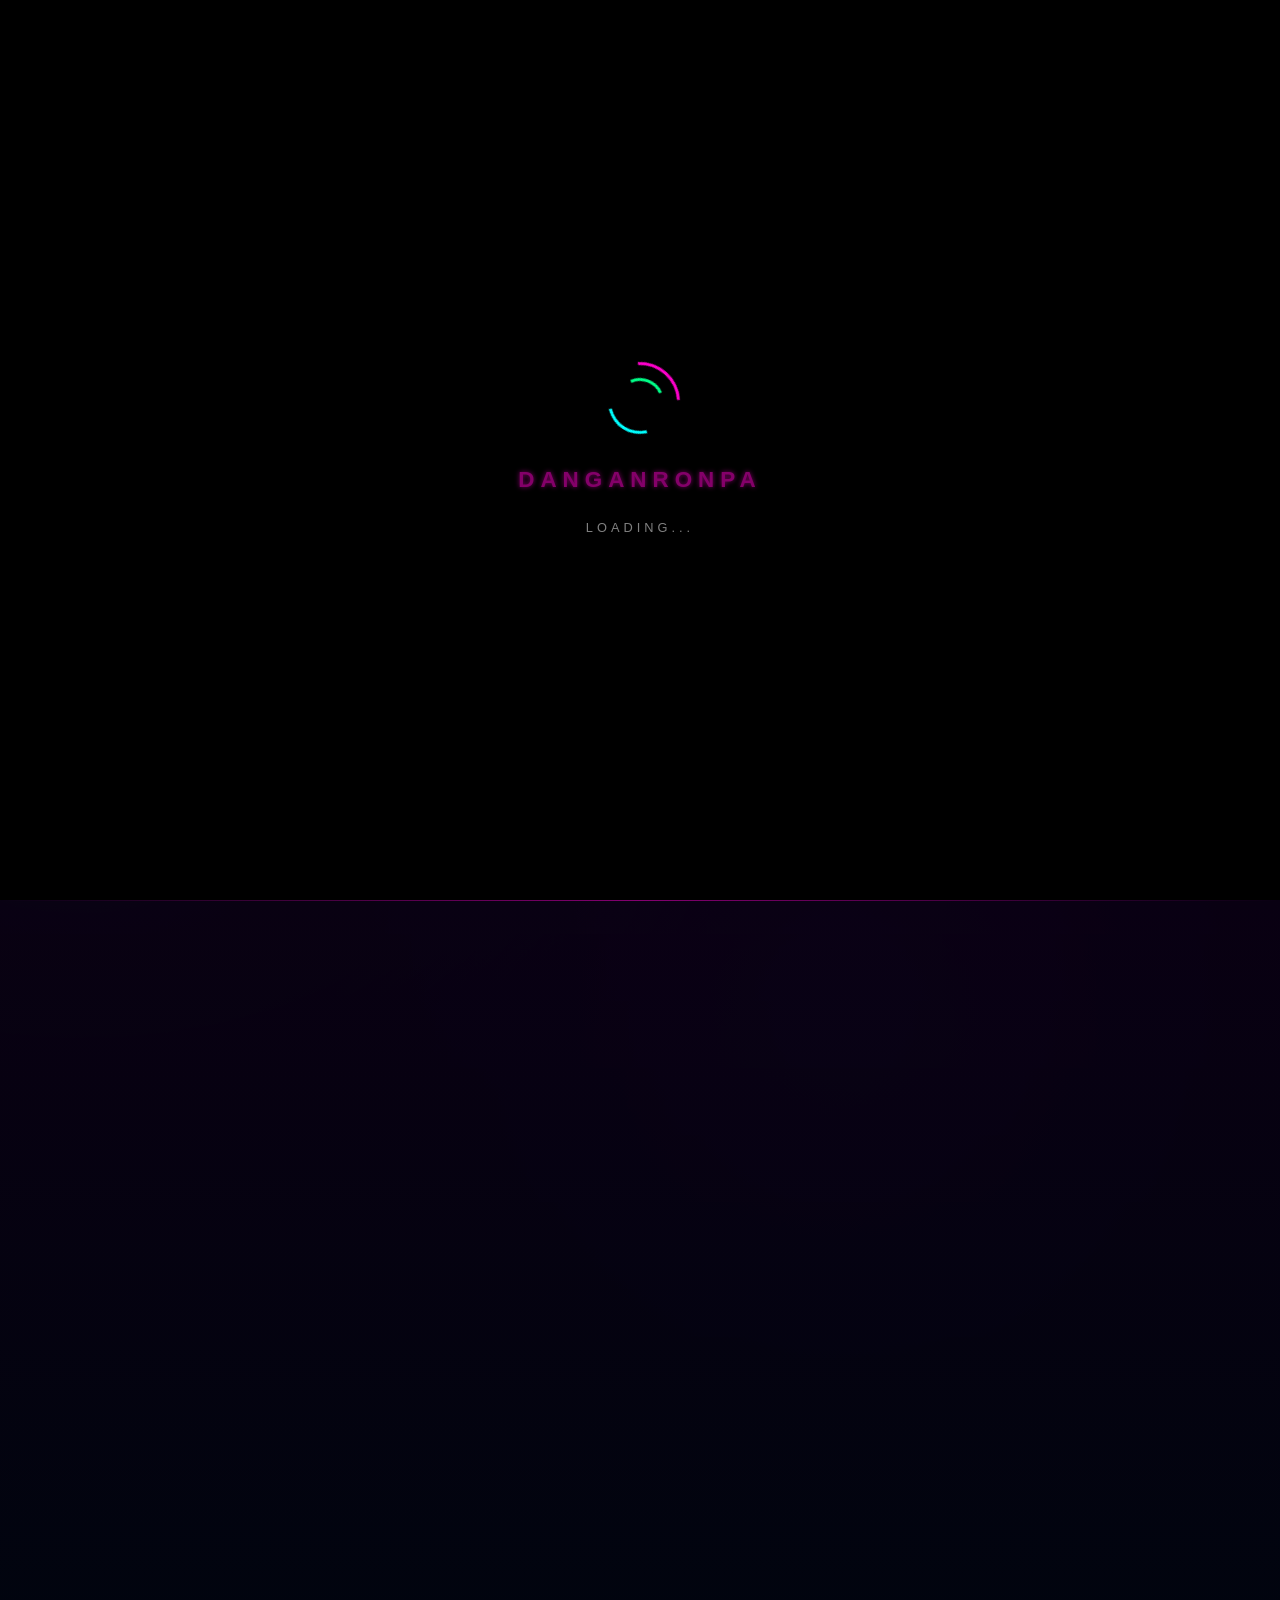
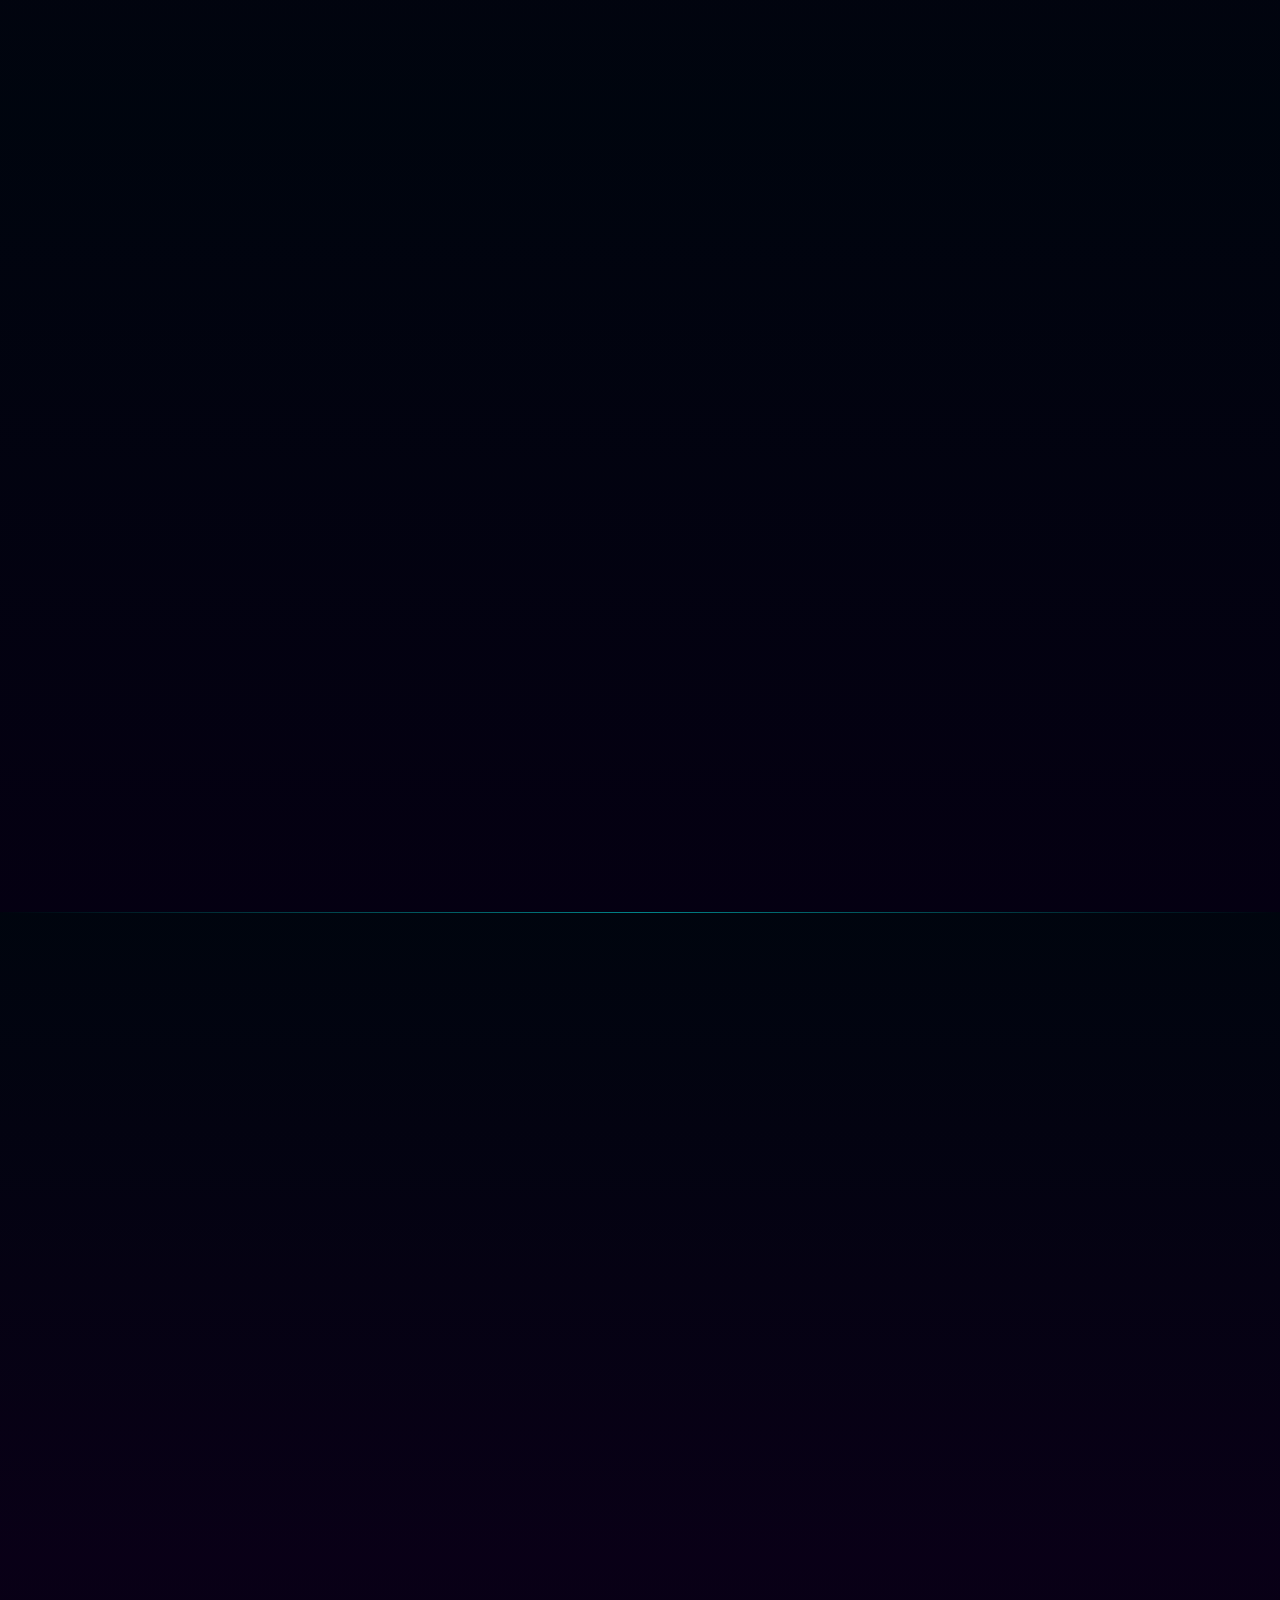
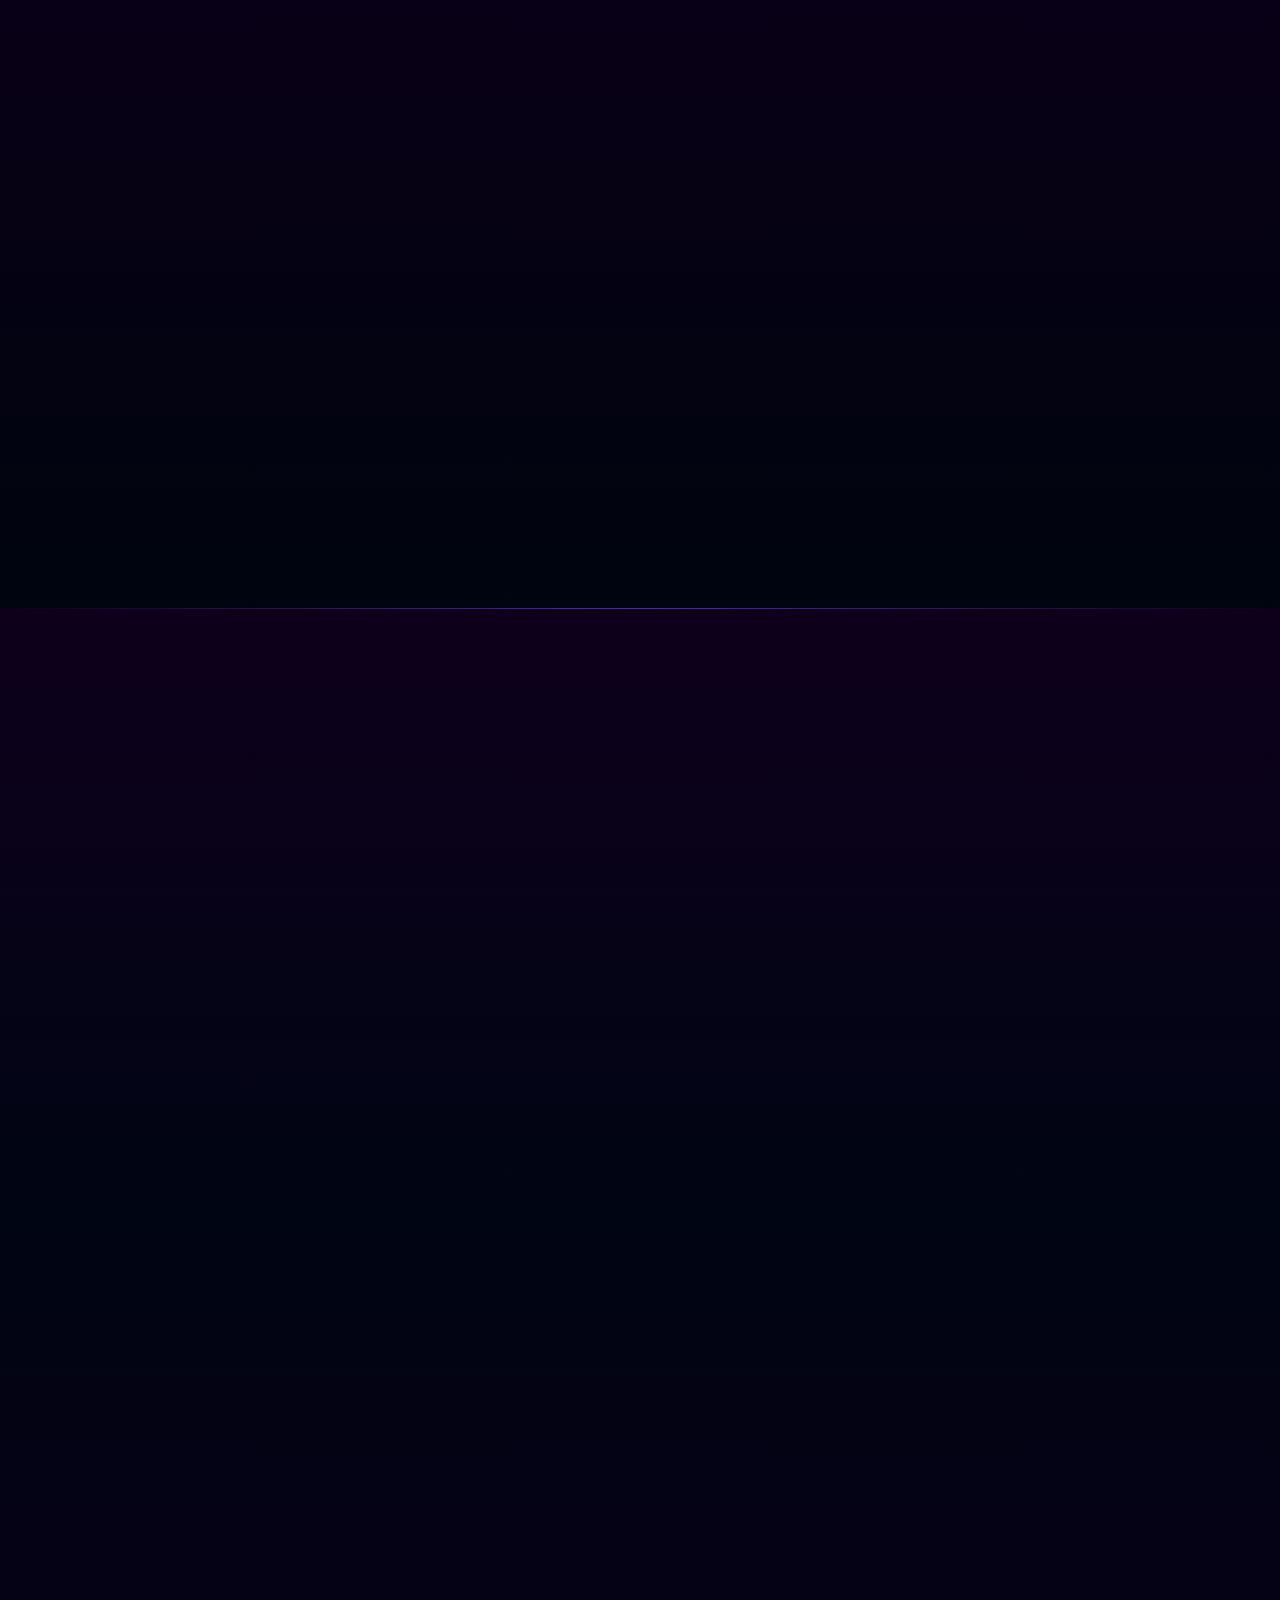
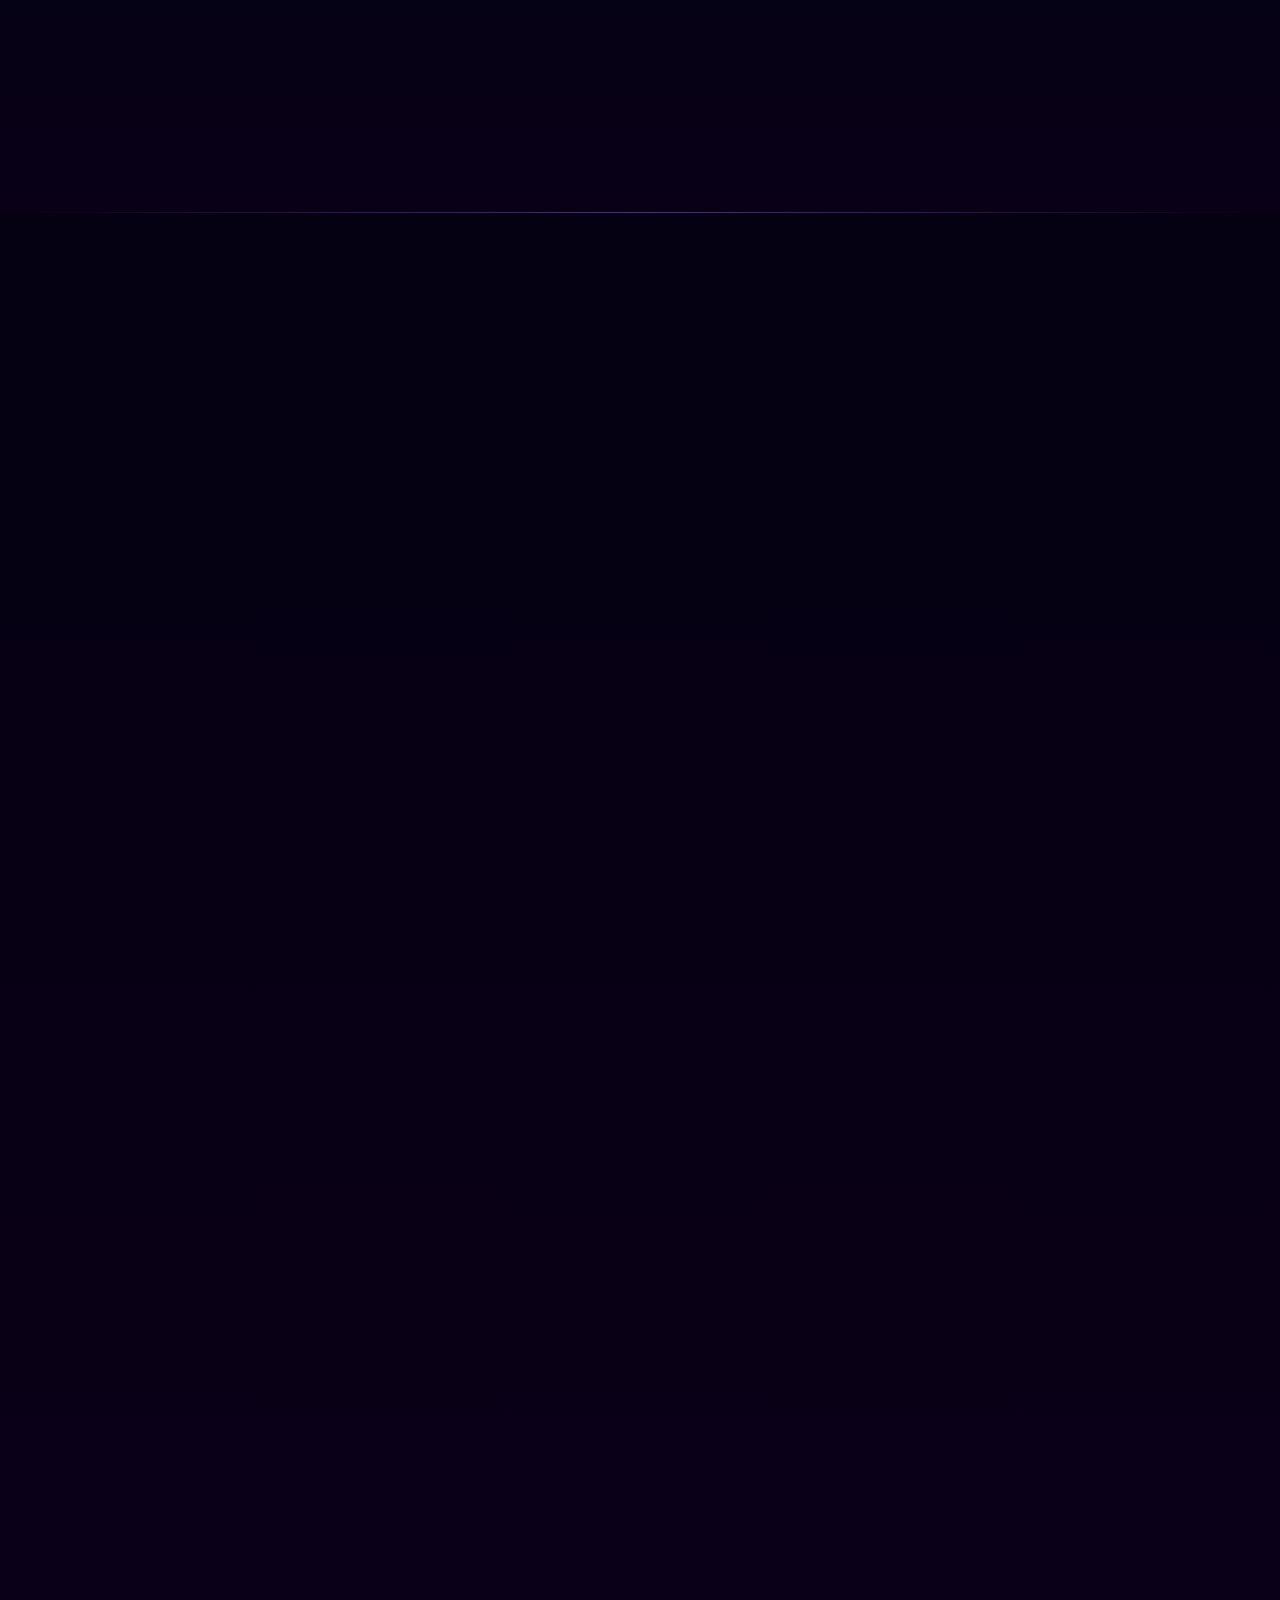
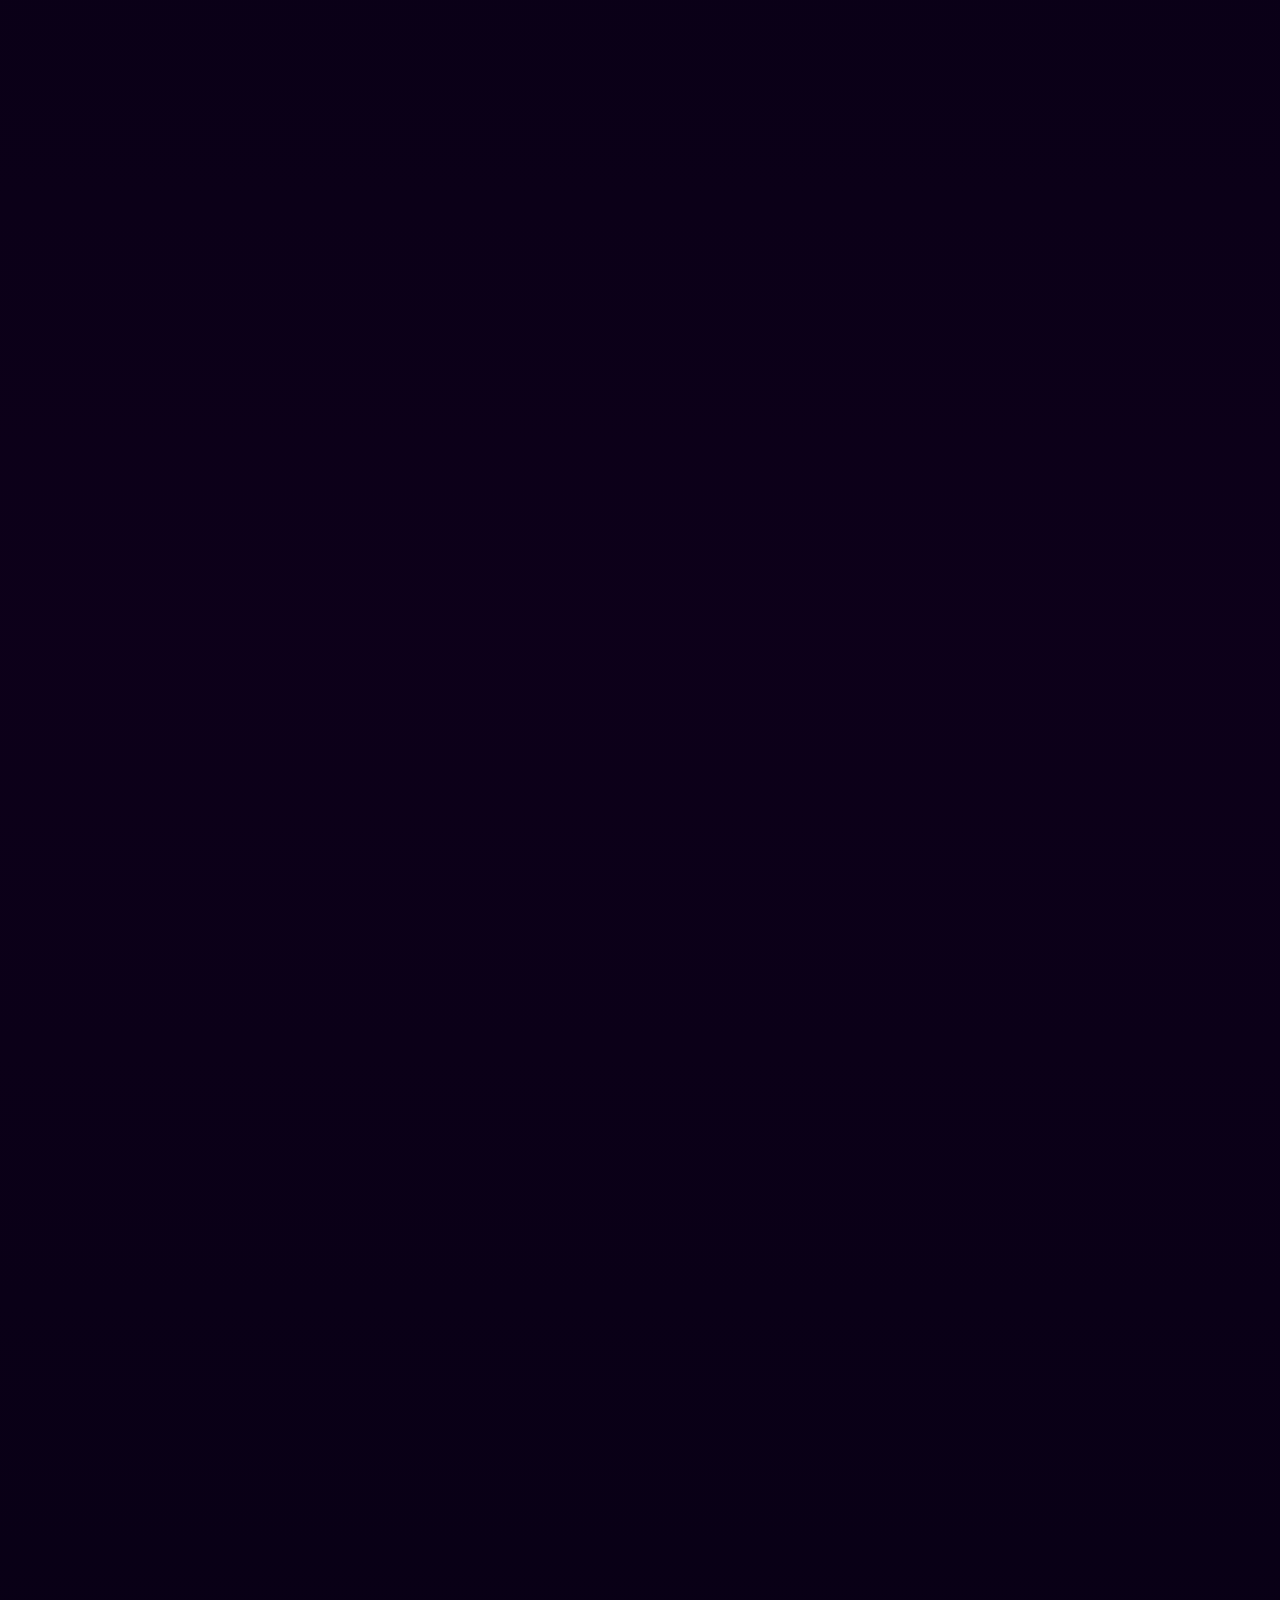
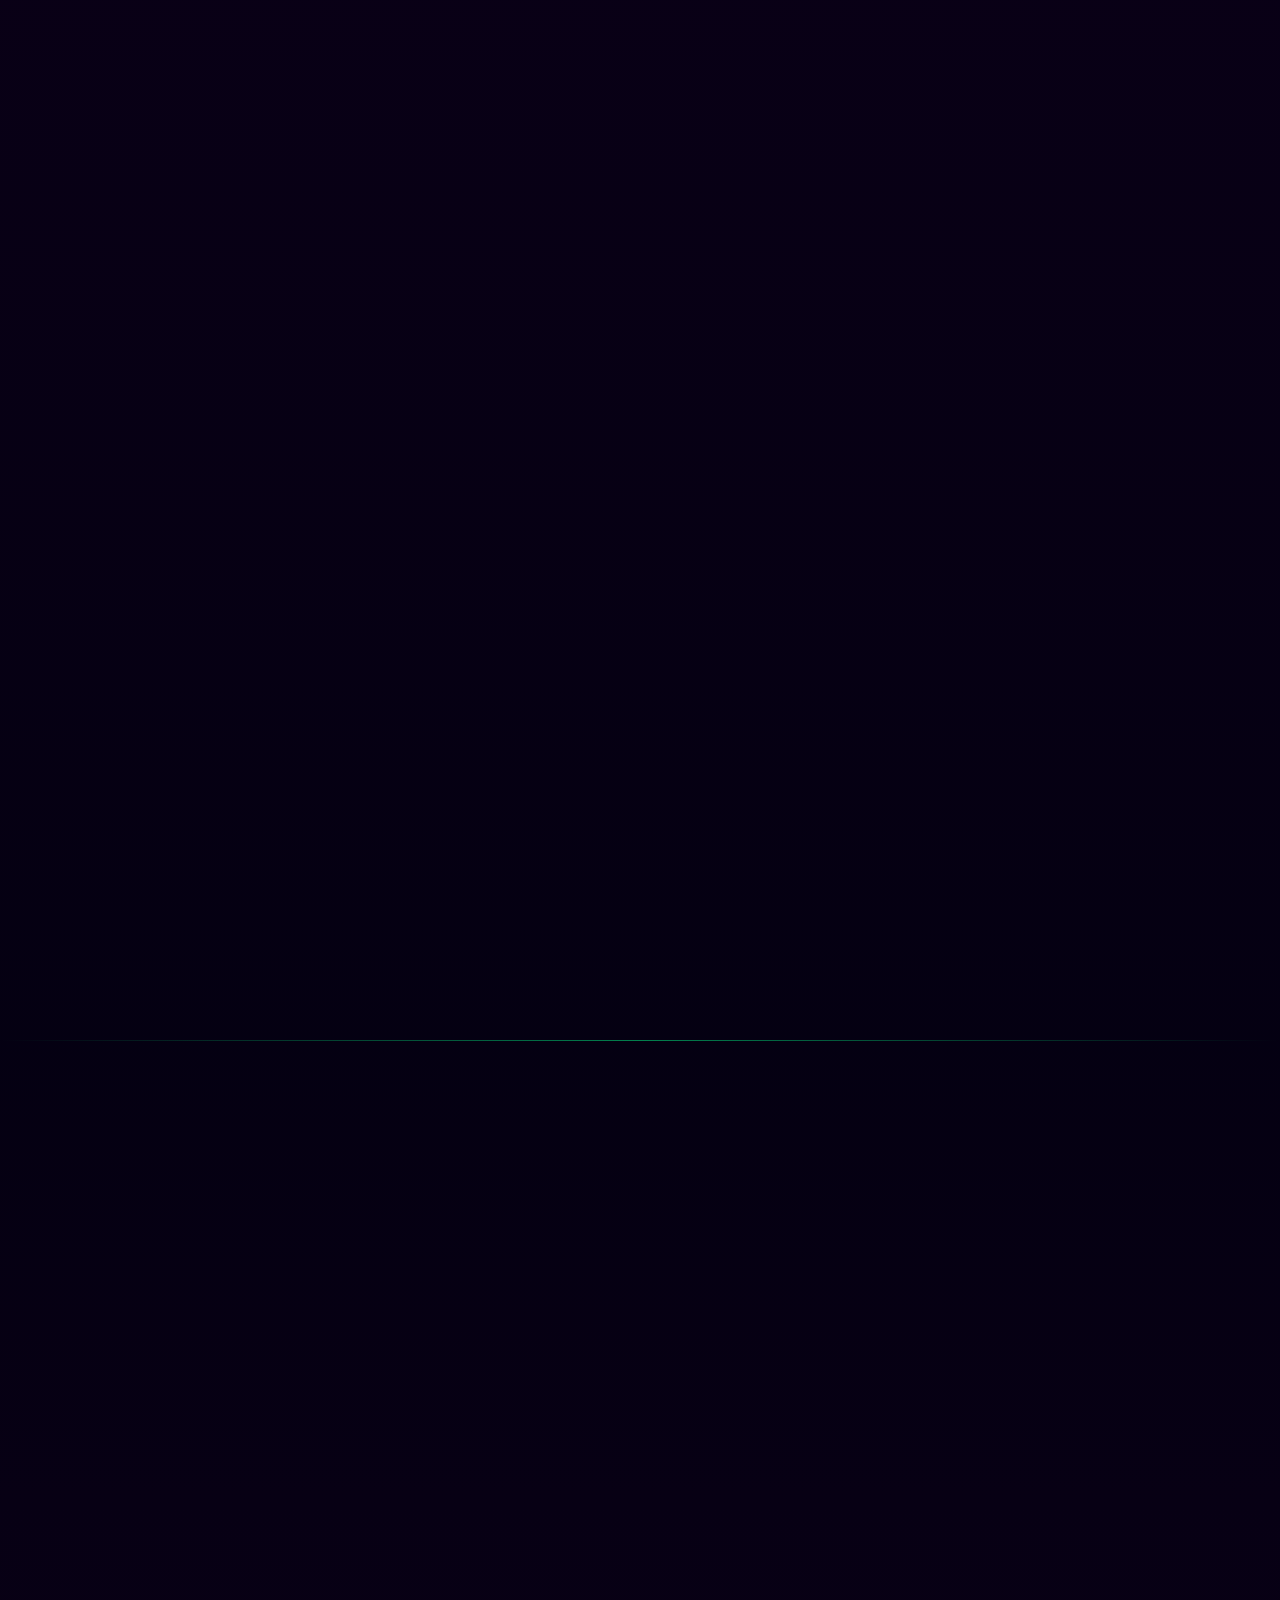
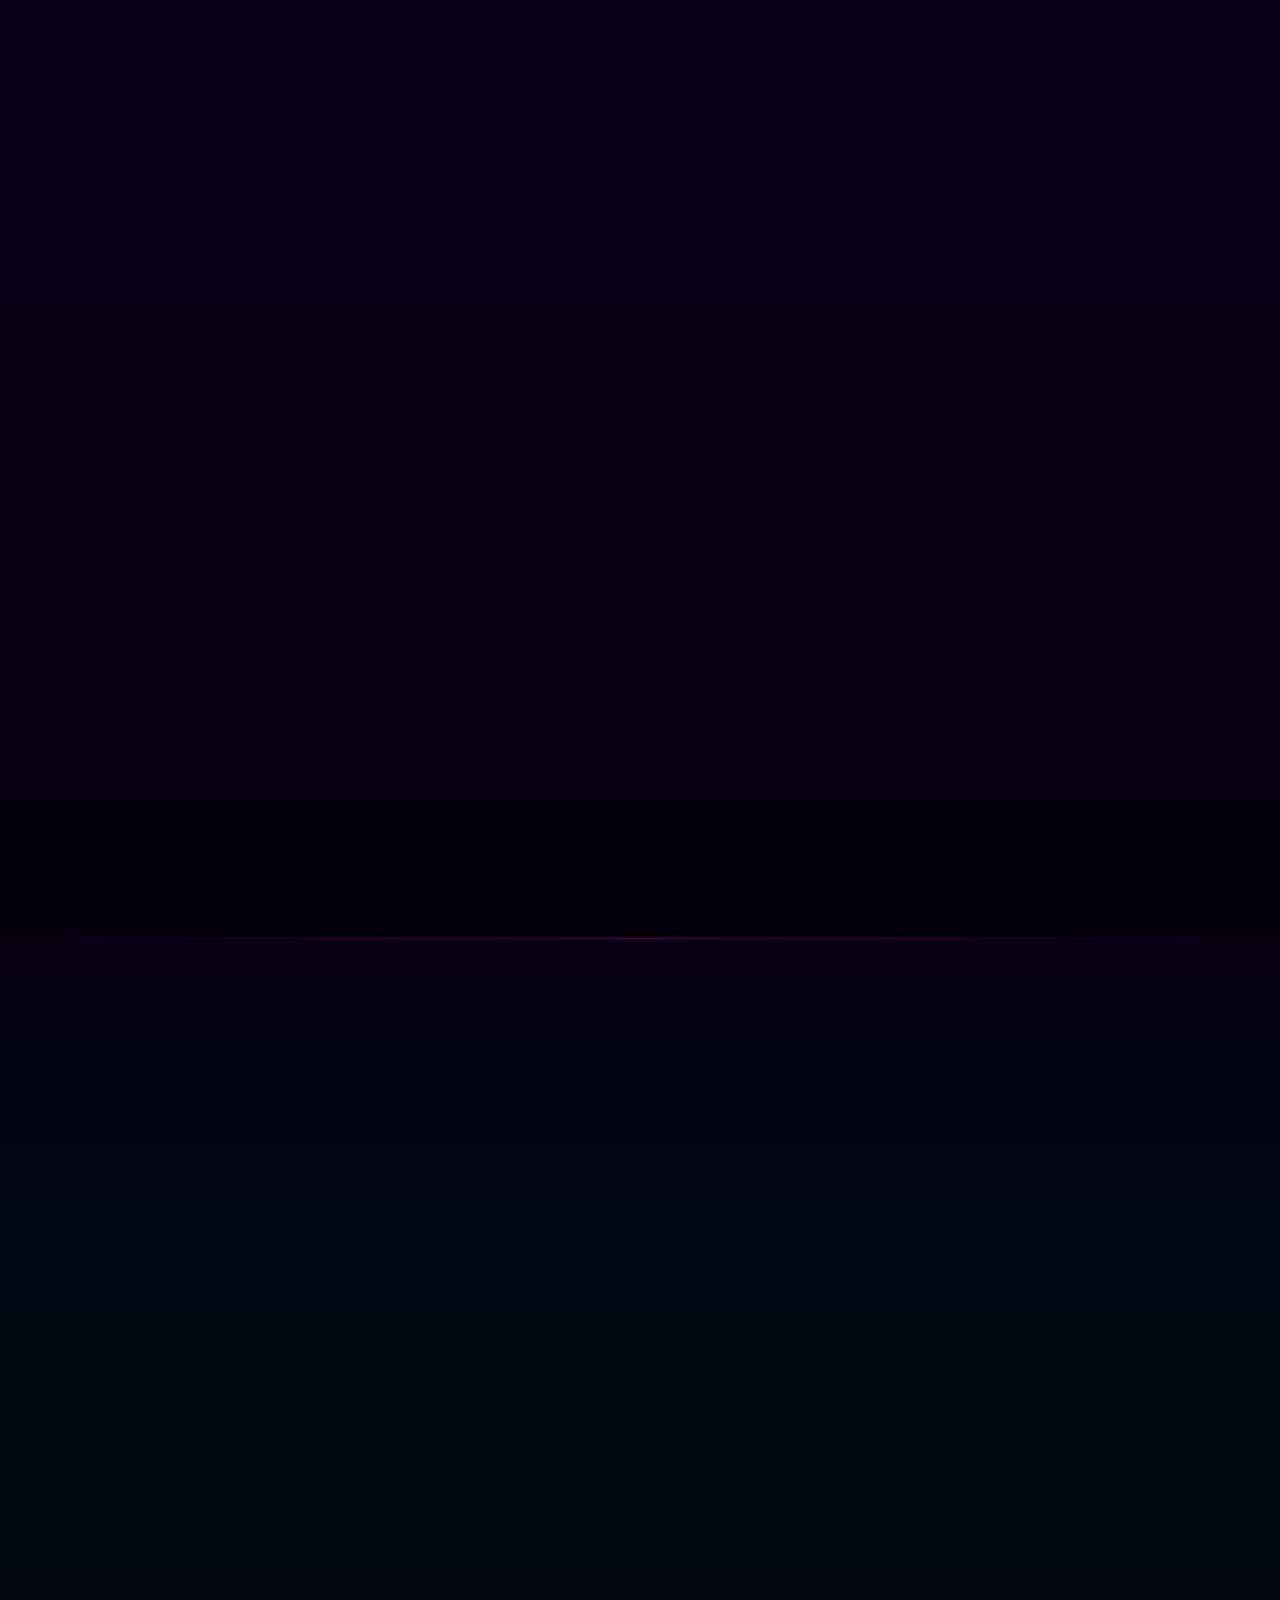
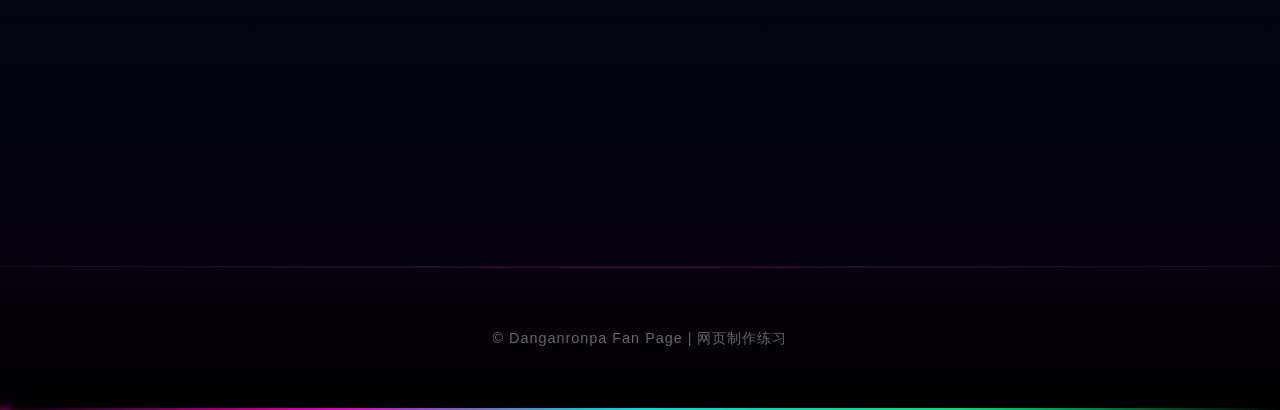
<file: index.html>
<!DOCTYPE html>
<html lang="zh-CN">
<head>
    <meta charset="UTF-8">
    <meta http-equiv="refresh" content="0; url=html/index.html">
    <meta name="viewport" content="width=device-width, initial-scale=1.0">
    <title>弹丸论破：希望之峰学园与绝望高中生</title>
    <style>
        * {
            margin: 0;
            padding: 0;
            box-sizing: border-box;
        }

        body {
            font-family: -apple-system, BlinkMacSystemFont, "SF Pro Display", "Helvetica Neue", "Microsoft YaHei", sans-serif;
            background: #000;
            color: #fff;
            display: flex;
            align-items: center;
            justify-content: center;
            min-height: 100vh;
            overflow: hidden;
        }

        .loader {
            text-align: center;
        }

        .spinner {
            width: 60px;
            height: 60px;
            border: 3px solid rgba(255, 255, 255, 0.1);
            border-top-color: #ff00cc;
            border-radius: 50%;
            animation: spin 1s linear infinite;
            margin: 0 auto 20px;
        }

        .text {
            font-size: 1.2rem;
            letter-spacing: 4px;
            animation: pulse 1.5s ease-in-out infinite alternate;
        }

        .hint {
            margin-top: 20px;
            font-size: 0.9rem;
            color: rgba(255, 255, 255, 0.5);
        }

        .hint a {
            color: #ff00cc;
            text-decoration: none;
        }

        .hint a:hover {
            text-decoration: underline;
        }

        @keyframes spin {
            to { transform: rotate(360deg); }
        }

        @keyframes pulse {
            from { opacity: 0.5; text-shadow: 0 0 5px #ff00cc; }
            to { opacity: 1; text-shadow: 0 0 20px #ff00cc, 0 0 40px #ff00cc; }
        }
    </style>
</head>
<body>
    <div class="loader">
        <div class="spinner"></div>
        <div class="text" style="color: #ff00cc;">DANGANRONPA</div>
        <div class="hint">
            正在跳转... 如果没有自动跳转，请 <a href="html/index.html">点击这里</a>
        </div>
    </div>

    <script>
        // 备用跳转
        setTimeout(function() {
            window.location.href = 'html/index.html';
        }, 2000);
    </script>
</body>
</html>
</file>
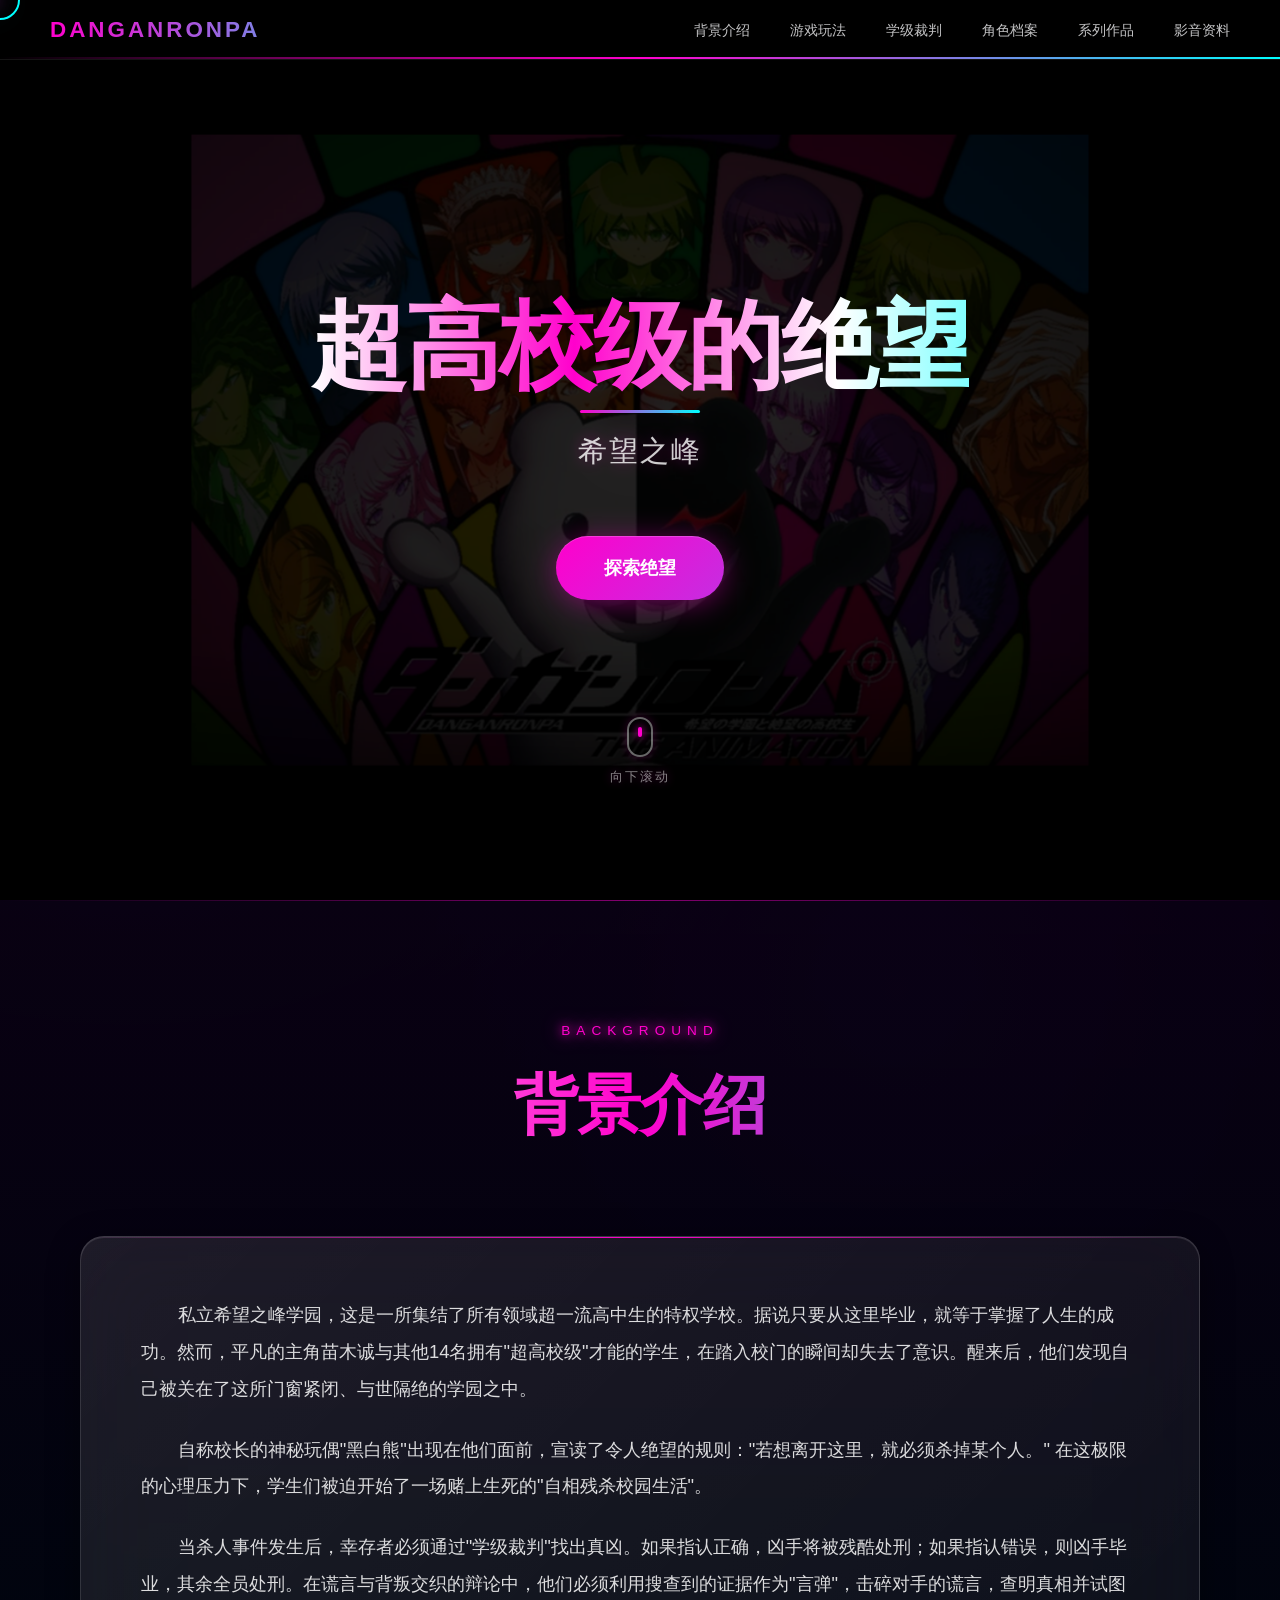
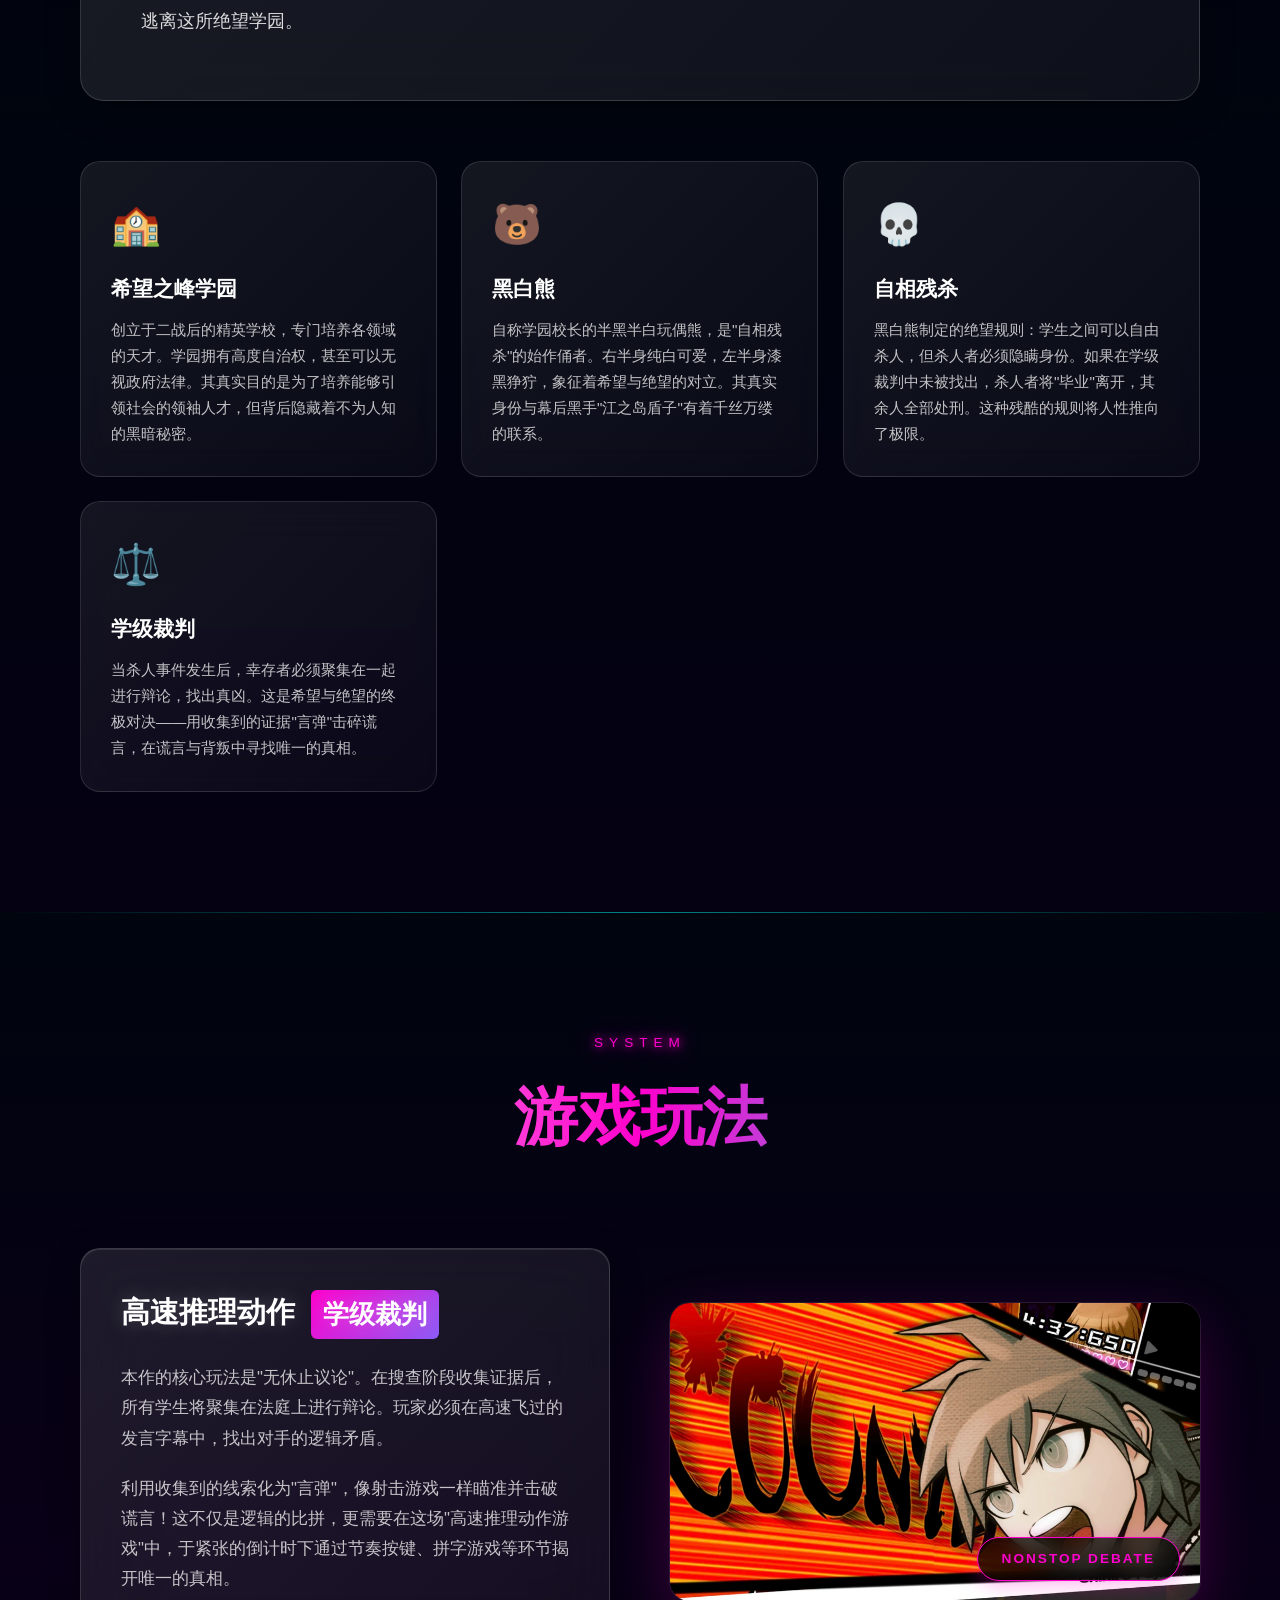
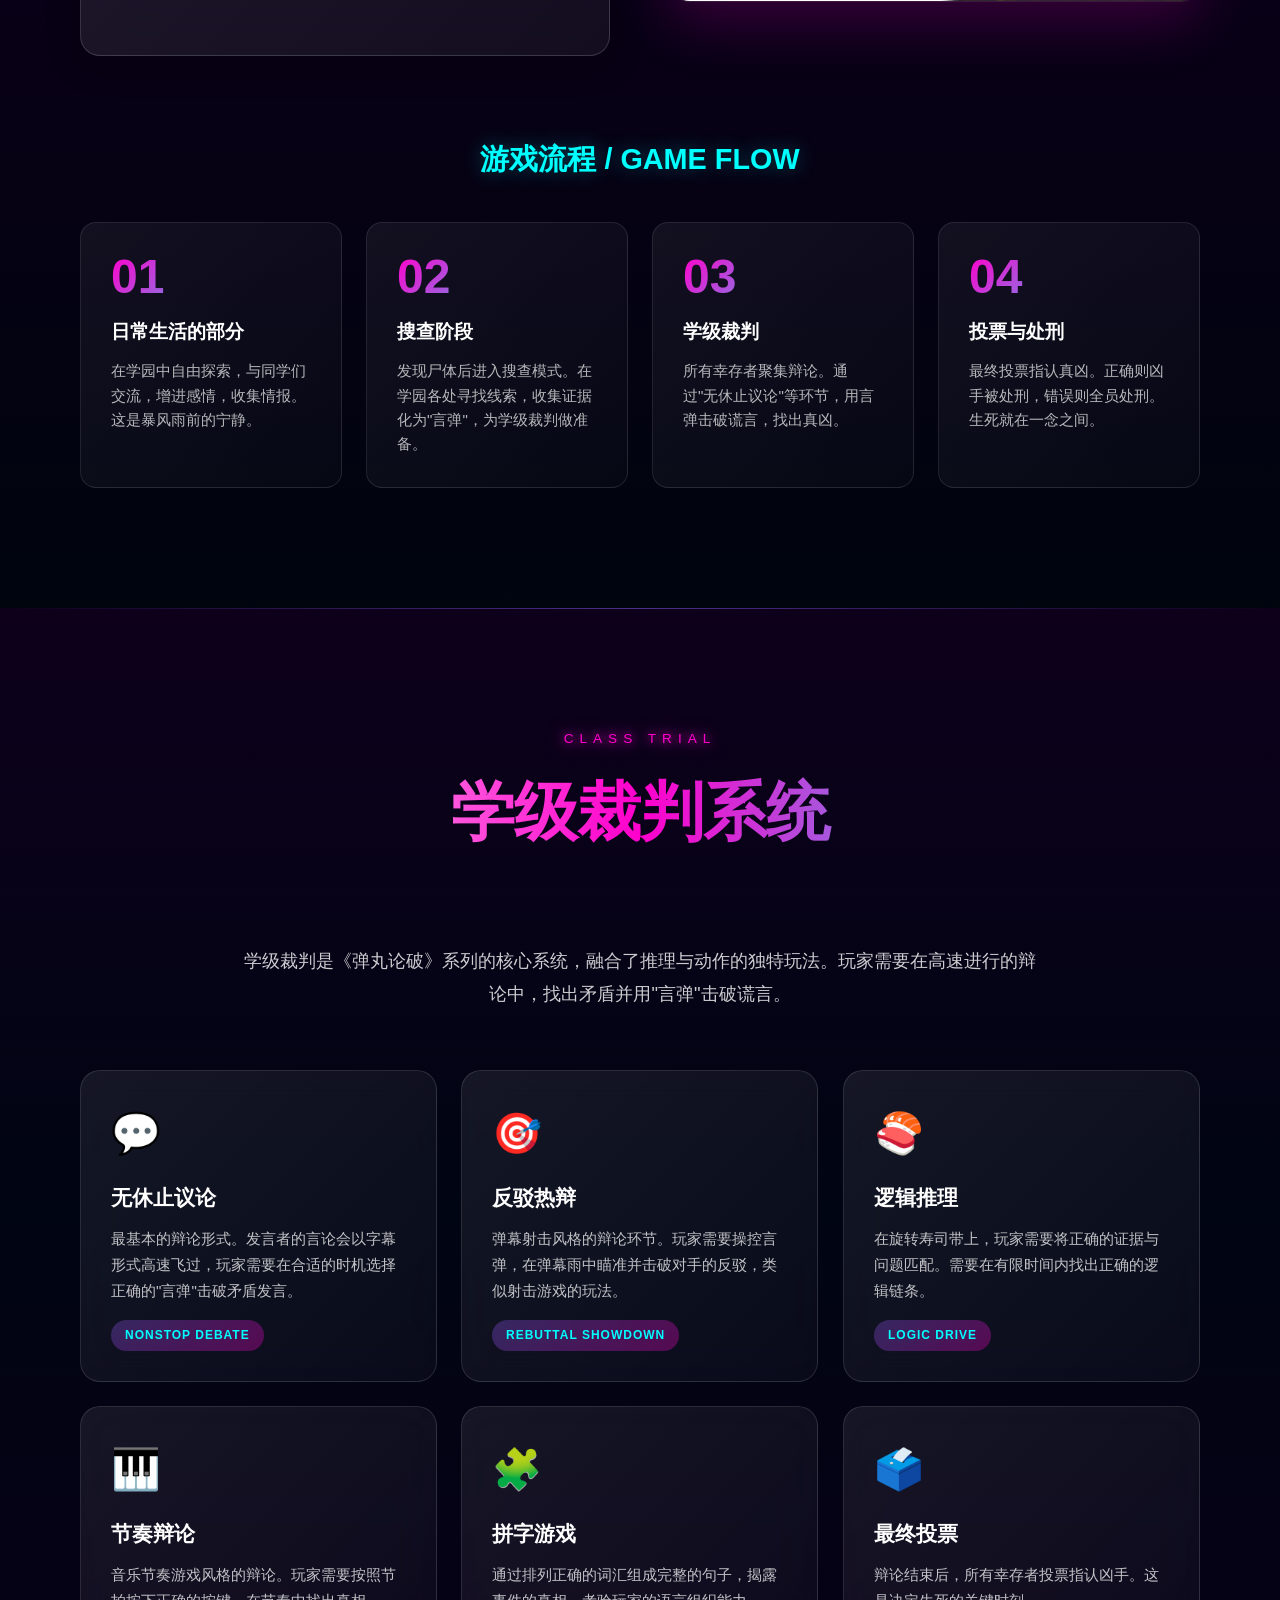
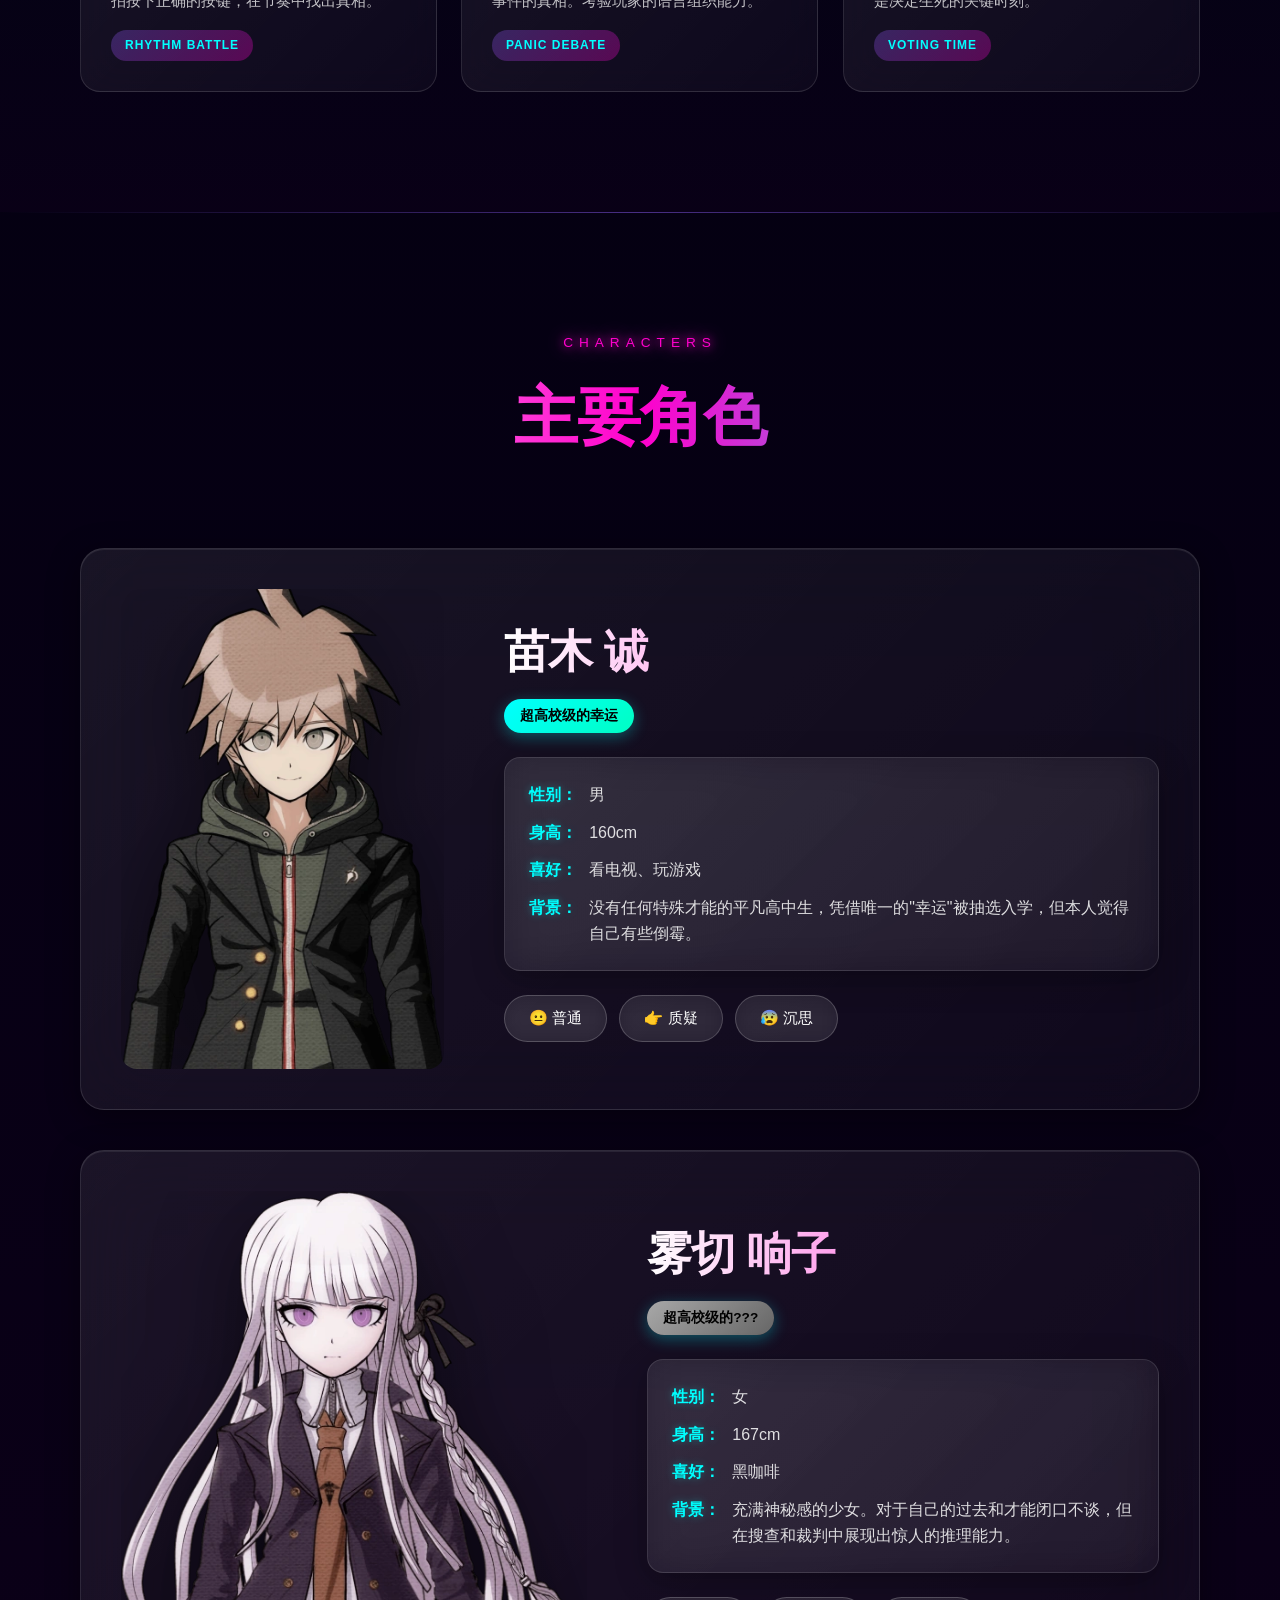
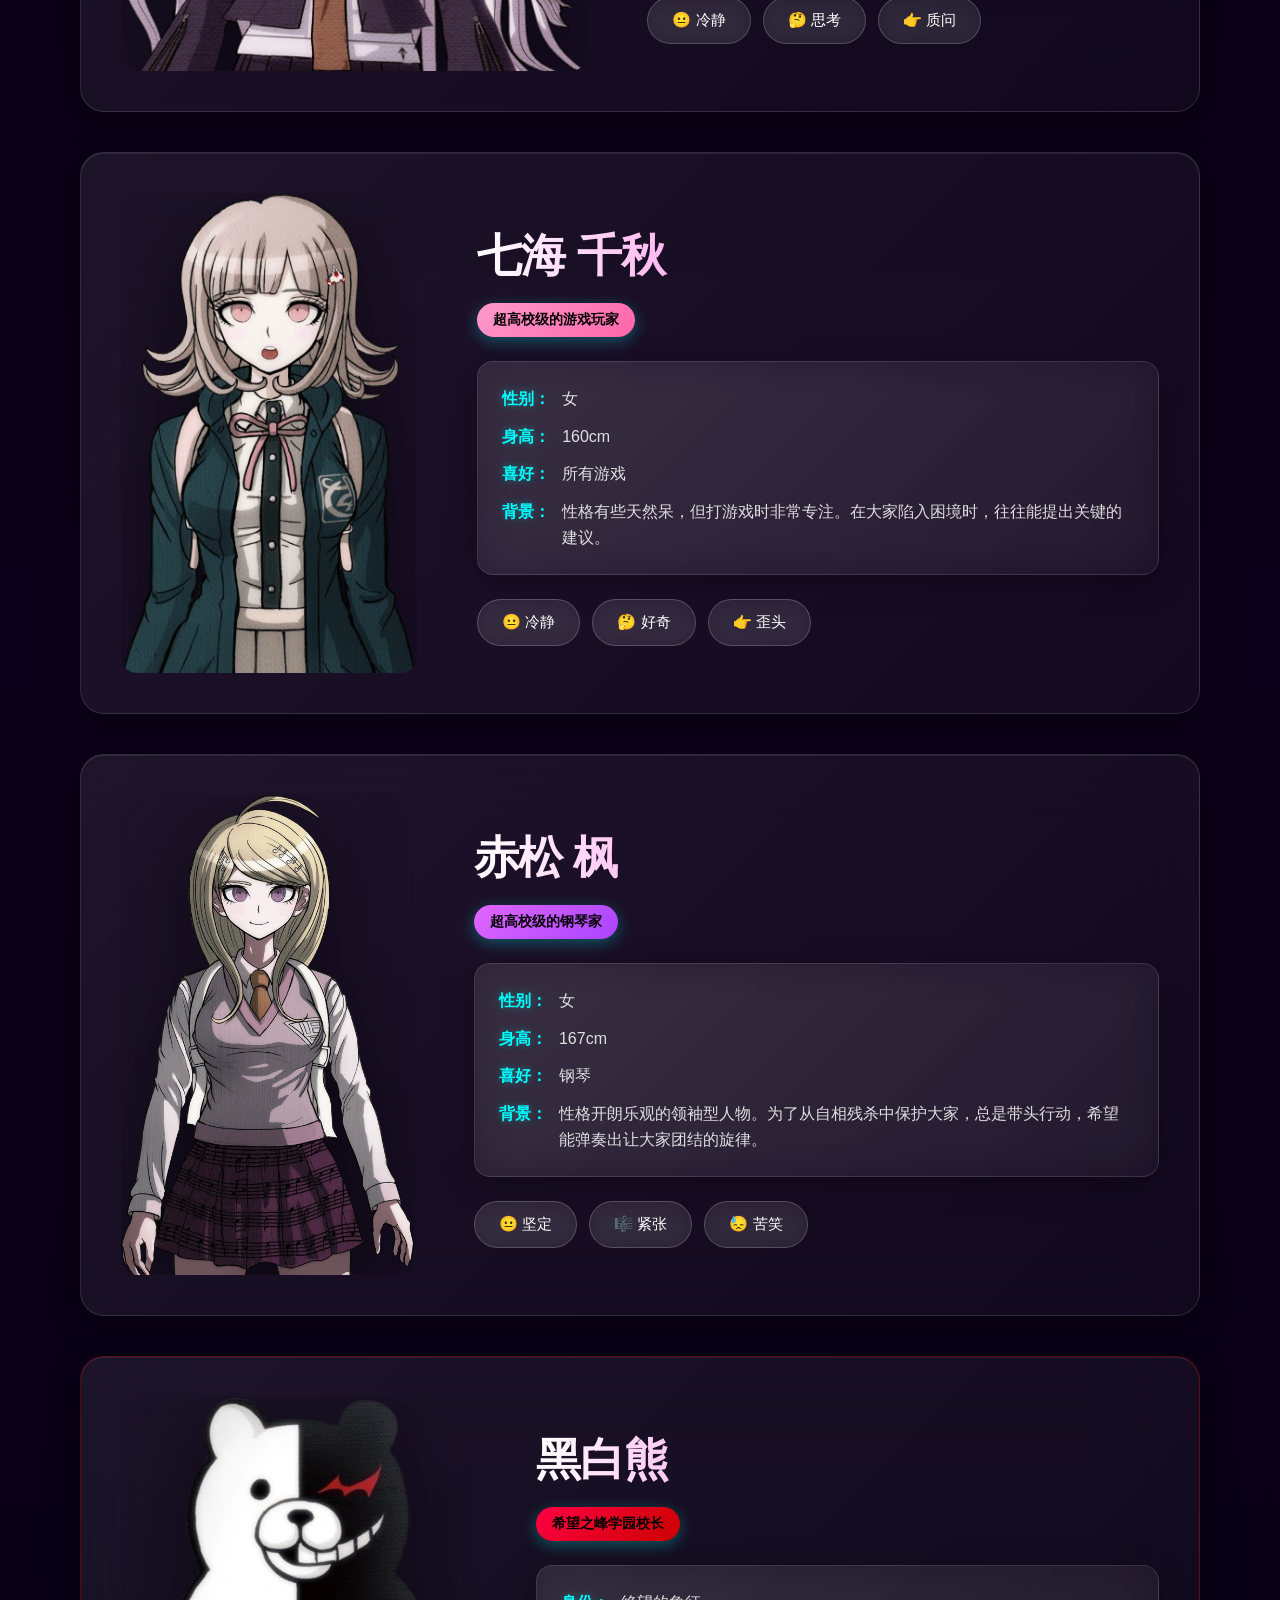
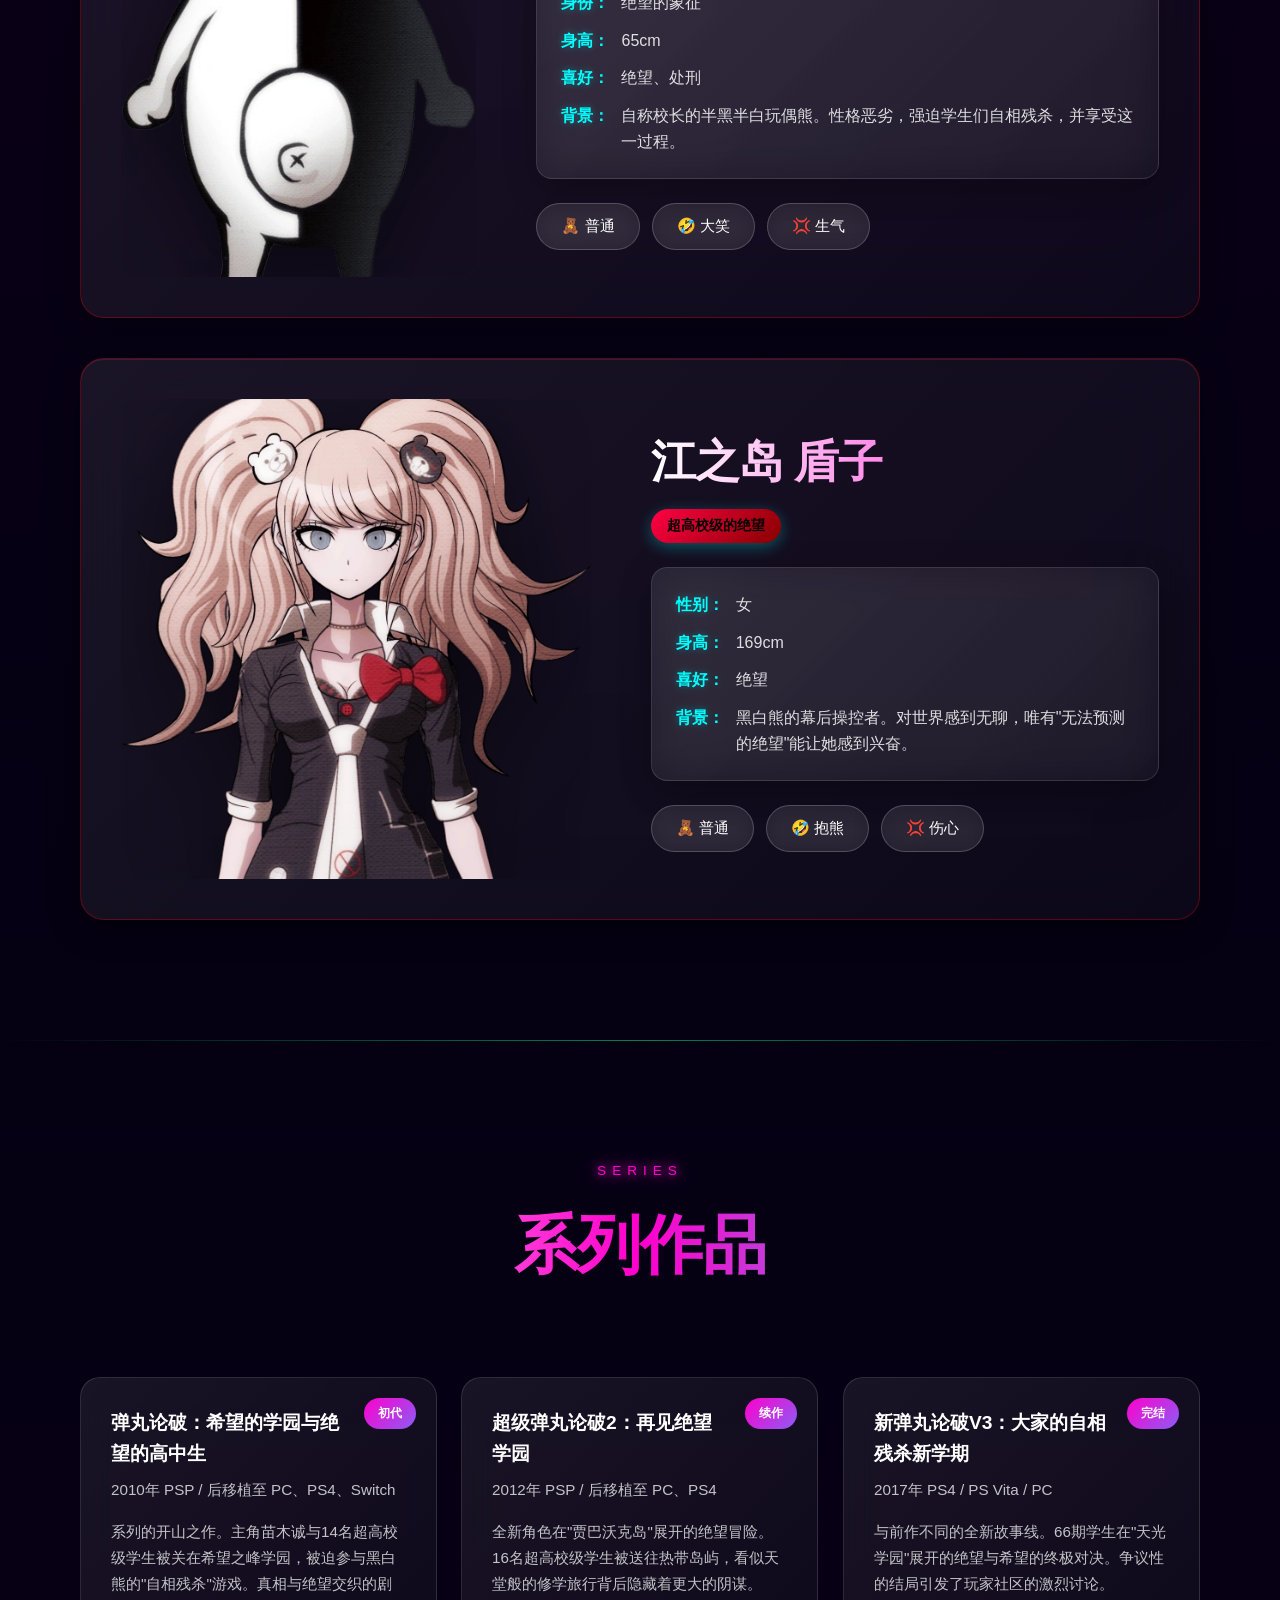
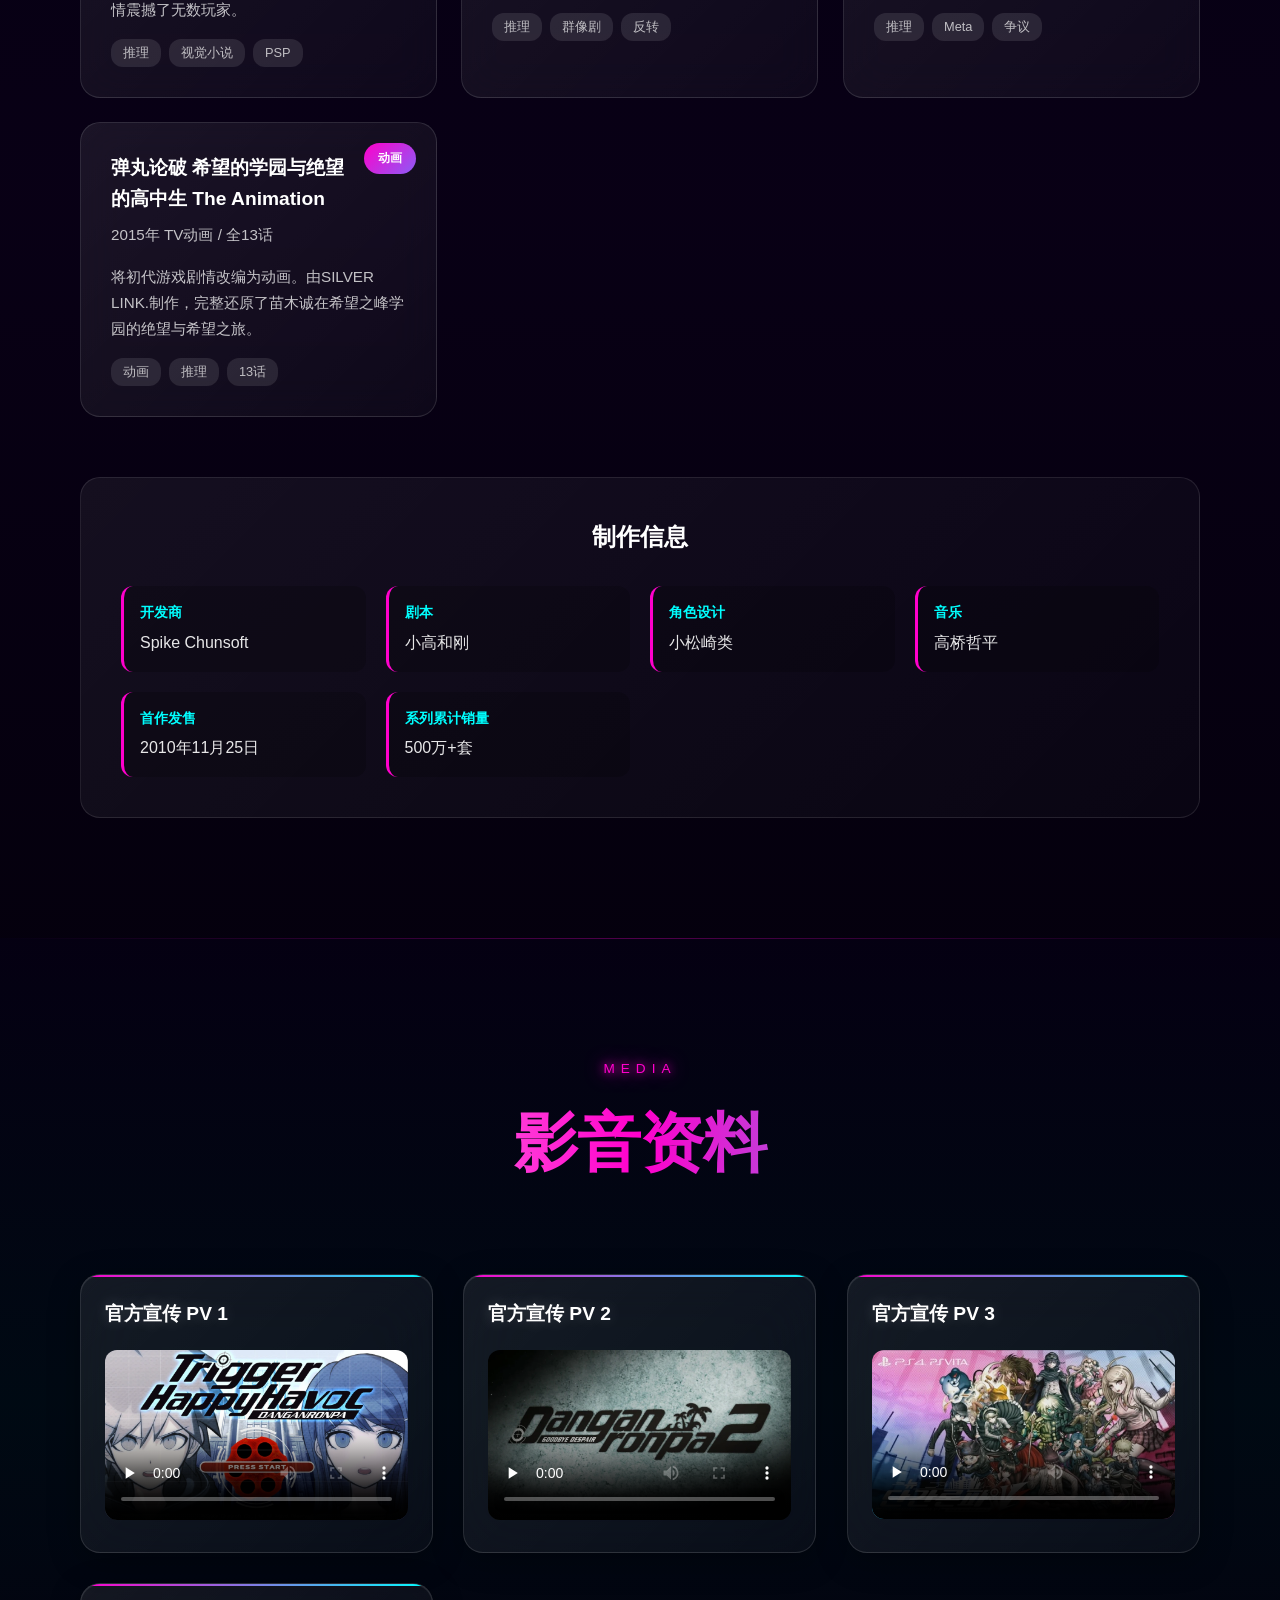
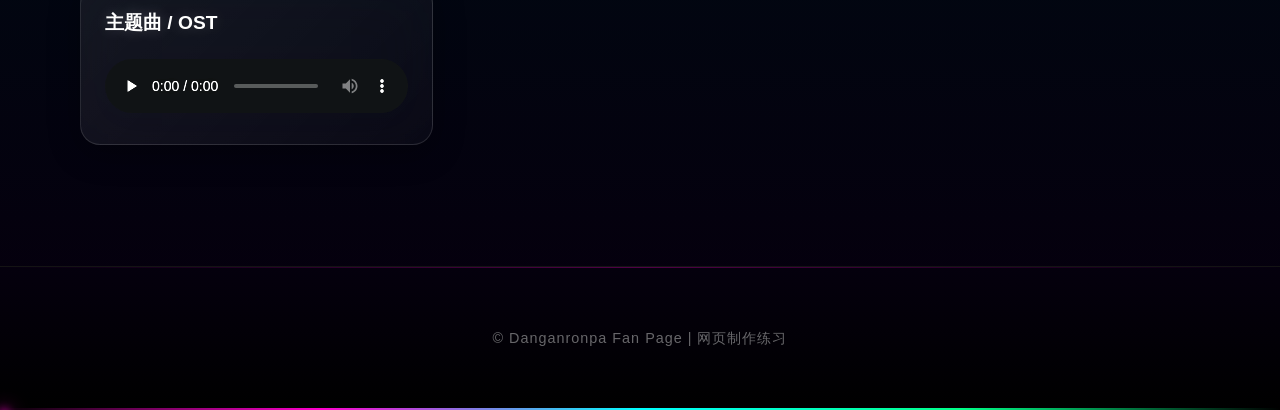
<file: html/index.html>
<!DOCTYPE html>
<html lang="zh-CN">
<head>
    <meta charset="UTF-8">
    <meta name="viewport" content="width=device-width, initial-scale=1.0">
    <meta name="description" content="弹丸论破粉丝网站 - 希望之峰学园与绝望高中生">
    <meta name="theme-color" content="#000000">
    <title>弹丸论破：希望之峰学园与绝望高中生</title>
    <link rel="stylesheet" href="../css/style.css">
    <!-- 预连接到 GitHub -->
    <link rel="preconnect" href="https://github.com">
    <link rel="preconnect" href="https://raw.githubusercontent.com">
</head>
<body>

    <!-- 页面加载动画 -->
    <div id="loader">
        <div style="width:80px;height:80px;position:relative;">
            <div style="position:absolute;inset:0;border:3px solid transparent;border-top-color:#ff00cc;border-radius:50%;animation:loaderSpin 1s linear infinite;"></div>
            <div style="position:absolute;inset:8px;border:3px solid transparent;border-top-color:#00ffff;border-radius:50%;animation:loaderSpin 1.5s linear infinite reverse;"></div>
            <div style="position:absolute;inset:16px;border:3px solid transparent;border-top-color:#00ff88;border-radius:50%;animation:loaderSpin 2s linear infinite;"></div>
        </div>
        <div style="color:#ff00cc;font-size:1.4rem;font-weight:600;letter-spacing:6px;animation:loaderPulse 1.5s ease-in-out infinite alternate;">DANGANRONPA</div>
        <div style="color:rgba(255,255,255,0.5);font-size:0.8rem;letter-spacing:4px;">LOADING...</div>
    </div>

    <!-- 滚动进度条 -->
    <div id="progress-bar"></div>

    <style>
        @keyframes loaderSpin { to { transform: rotate(360deg); } }
        @keyframes loaderPulse {
            0% { opacity: 0.5; text-shadow: 0 0 5px #ff00cc; }
            100% { opacity: 1; text-shadow: 0 0 20px #ff00cc, 0 0 40px #ff00cc, 0 0 60px #ff00cc; }
        }
    </style>

    <!-- 粒子背景 -->
    <div id="particles"></div>

    <!-- 数字雨效果 -->
    <canvas id="matrix" style="position:fixed;top:0;left:0;width:100%;height:100%;pointer-events:none;z-index:0;opacity:0.08;"></canvas>

    <!-- 导航栏 -->
    <nav id="navbar">
        <div class="logo">DANGANRONPA</div>
        <ul>
            <li><a href="#story">背景介绍</a></li>
            <li><a href="#gameplay">游戏玩法</a></li>
            <li><a href="#trial">学级裁判</a></li>
            <li><a href="#chars">角色档案</a></li>
            <li><a href="#series">系列作品</a></li>
            <li><a href="#media">影音资料</a></li>
        </ul>
    </nav>

    <!-- Hero 区域 -->
    <header id="home" class="hero-section">
        <div class="scene" onclick="rotateBanner()">
            <div class="carousel" id="carousel">
                <div class="carousel-face face-1">
                    <img src="../images/bg01.jpg" alt="背景1" loading="eager">
                </div>
                <div class="carousel-face face-2">
                    <img src="../images/bg04.jpg" alt="背景2" loading="lazy">
                </div>
                <div class="carousel-face face-3">
                    <img src="../images/bg05.jpg" alt="背景3" loading="lazy">
                </div>
                <div class="carousel-face face-4">
                    <img src="../images/bg12.jpg" alt="背景4" loading="lazy">
                </div>
            </div>
        </div>

        <div class="hero-content">
            <h1>超高校级的绝望</h1>
            <p class="subtitle" id="typewriter"></p>
            <a href="#story" class="cta-btn">探索绝望</a>
            <div class="scroll-hint">
                <div class="mouse"></div>
                <span>向下滚动</span>
            </div>
        </div>
    </header>

    <!-- 背景介绍 -->
    <section id="story" class="story-section">
        <div class="container">
            <div class="section-header reveal">
                <p class="en-label">BACKGROUND</p>
                <h2>背景介绍</h2>
            </div>
            <div class="story-box reveal delay-1">
                <p>
                    私立希望之峰学园，这是一所集结了所有领域超一流高中生的特权学校。据说只要从这里毕业，就等于掌握了人生的成功。然而，平凡的主角苗木诚与其他14名拥有"超高校级"才能的学生，在踏入校门的瞬间却失去了意识。醒来后，他们发现自己被关在了这所门窗紧闭、与世隔绝的学园之中。
                </p>
                <p>
                    自称校长的神秘玩偶"黑白熊"出现在他们面前，宣读了令人绝望的规则："若想离开这里，就必须杀掉某个人。" 在这极限的心理压力下，学生们被迫开始了一场赌上生死的"自相残杀校园生活"。
                </p>
                <p>
                    当杀人事件发生后，幸存者必须通过"学级裁判"找出真凶。如果指认正确，凶手将被残酷处刑；如果指认错误，则凶手毕业，其余全员处刑。在谎言与背叛交织的辩论中，他们必须利用搜查到的证据作为"言弹"，击碎对手的谎言，查明真相并试图逃离这所绝望学园。
                </p>
            </div>

            <!-- 世界观补充 -->
            <div class="story-grid reveal delay-2">
                <div class="story-card">
                    <div class="story-card-icon">🏫</div>
                    <h3>希望之峰学园</h3>
                    <p>创立于二战后的精英学校，专门培养各领域的天才。学园拥有高度自治权，甚至可以无视政府法律。其真实目的是为了培养能够引领社会的领袖人才，但背后隐藏着不为人知的黑暗秘密。</p>
                </div>
                <div class="story-card">
                    <div class="story-card-icon">🐻</div>
                    <h3>黑白熊</h3>
                    <p>自称学园校长的半黑半白玩偶熊，是"自相残杀"的始作俑者。右半身纯白可爱，左半身漆黑狰狞，象征着希望与绝望的对立。其真实身份与幕后黑手"江之岛盾子"有着千丝万缕的联系。</p>
                </div>
                <div class="story-card">
                    <div class="story-card-icon">💀</div>
                    <h3>自相残杀</h3>
                    <p>黑白熊制定的绝望规则：学生之间可以自由杀人，但杀人者必须隐瞒身份。如果在学级裁判中未被找出，杀人者将"毕业"离开，其余人全部处刑。这种残酷的规则将人性推向了极限。</p>
                </div>
                <div class="story-card">
                    <div class="story-card-icon">⚖️</div>
                    <h3>学级裁判</h3>
                    <p>当杀人事件发生后，幸存者必须聚集在一起进行辩论，找出真凶。这是希望与绝望的终极对决——用收集到的证据"言弹"击碎谎言，在谎言与背叛中寻找唯一的真相。</p>
                </div>
            </div>
        </div>
    </section>

    <!-- 游戏玩法 -->
    <section id="gameplay" class="gameplay-section">
        <div class="container">
            <div class="section-header reveal">
                <p class="en-label">SYSTEM</p>
                <h2>游戏玩法</h2>
            </div>
            <div class="gameplay-content">
                <div class="game-text-box reveal-left">
                    <h3>高速推理动作 <span class="highlight">学级裁判</span></h3>
                    <p>
                        本作的核心玩法是"无休止议论"。在搜查阶段收集证据后，所有学生将聚集在法庭上进行辩论。玩家必须在高速飞过的发言字幕中，找出对手的逻辑矛盾。
                    </p>
                    <p>
                        利用收集到的线索化为"言弹"，像射击游戏一样瞄准并击破谎言！这不仅是逻辑的比拼，更需要在这场"高速推理动作游戏"中，于紧张的倒计时下通过节奏按键、拼字游戏等环节揭开唯一的真相。
                    </p>
                </div>
                <div class="game-img-box reveal-right">
                    <img src="../images/img016.jpg" alt="学级裁判游戏画面" loading="lazy">
                    <div class="img-caption">NONSTOP DEBATE</div>
                </div>
            </div>

            <!-- 游戏流程 -->
            <div class="gameplay-flow reveal">
                <h3 class="flow-title">游戏流程 / GAME FLOW</h3>
                <div class="flow-steps">
                    <div class="flow-step">
                        <div class="step-number">01</div>
                        <div class="step-content">
                            <h4>日常生活的部分</h4>
                            <p>在学园中自由探索，与同学们交流，增进感情，收集情报。这是暴风雨前的宁静。</p>
                        </div>
                    </div>
                    <div class="flow-step">
                        <div class="step-number">02</div>
                        <div class="step-content">
                            <h4>搜查阶段</h4>
                            <p>发现尸体后进入搜查模式。在学园各处寻找线索，收集证据化为"言弹"，为学级裁判做准备。</p>
                        </div>
                    </div>
                    <div class="flow-step">
                        <div class="step-number">03</div>
                        <div class="step-content">
                            <h4>学级裁判</h4>
                            <p>所有幸存者聚集辩论。通过"无休止议论"等环节，用言弹击破谎言，找出真凶。</p>
                        </div>
                    </div>
                    <div class="flow-step">
                        <div class="step-number">04</div>
                        <div class="step-content">
                            <h4>投票与处刑</h4>
                            <p>最终投票指认真凶。正确则凶手被处刑，错误则全员处刑。生死就在一念之间。</p>
                        </div>
                    </div>
                </div>
            </div>
        </div>
    </section>

    <!-- 学级裁判详解 -->
    <section id="trial" class="trial-section">
        <div class="container">
            <div class="section-header reveal">
                <p class="en-label">CLASS TRIAL</p>
                <h2>学级裁判系统</h2>
            </div>

            <div class="trial-intro reveal">
                <p>学级裁判是《弹丸论破》系列的核心系统，融合了推理与动作的独特玩法。玩家需要在高速进行的辩论中，找出矛盾并用"言弹"击破谎言。</p>
            </div>

            <div class="trial-grid">
                <div class="trial-card reveal delay-1">
                    <div class="trial-icon">💬</div>
                    <h3>无休止议论</h3>
                    <p>最基本的辩论形式。发言者的言论会以字幕形式高速飞过，玩家需要在合适的时机选择正确的"言弹"击破矛盾发言。</p>
                    <div class="trial-tag">NONSTOP DEBATE</div>
                </div>

                <div class="trial-card reveal delay-2">
                    <div class="trial-icon">🎯</div>
                    <h3>反驳热辩</h3>
                    <p>弹幕射击风格的辩论环节。玩家需要操控言弹，在弹幕雨中瞄准并击破对手的反驳，类似射击游戏的玩法。</p>
                    <div class="trial-tag">REBUTTAL SHOWDOWN</div>
                </div>

                <div class="trial-card reveal delay-3">
                    <div class="trial-icon">🍣</div>
                    <h3>逻辑推理</h3>
                    <p>在旋转寿司带上，玩家需要将正确的证据与问题匹配。需要在有限时间内找出正确的逻辑链条。</p>
                    <div class="trial-tag">LOGIC DRIVE</div>
                </div>

                <div class="trial-card reveal delay-4">
                    <div class="trial-icon">🎹</div>
                    <h3>节奏辩论</h3>
                    <p>音乐节奏游戏风格的辩论。玩家需要按照节拍按下正确的按键，在节奏中找出真相。</p>
                    <div class="trial-tag">RHYTHM BATTLE</div>
                </div>

                <div class="trial-card reveal delay-1">
                    <div class="trial-icon">🧩</div>
                    <h3>拼字游戏</h3>
                    <p>通过排列正确的词汇组成完整的句子，揭露事件的真相。考验玩家的语言组织能力。</p>
                    <div class="trial-tag">PANIC DEBATE</div>
                </div>

                <div class="trial-card reveal delay-2">
                    <div class="trial-icon">🗳️</div>
                    <h3>最终投票</h3>
                    <p>辩论结束后，所有幸存者投票指认凶手。这是决定生死的关键时刻。</p>
                    <div class="trial-tag">VOTING TIME</div>
                </div>
            </div>
        </div>
    </section>

    <!-- 角色档案 -->
    <section id="chars" class="char-section">
        <div class="container">
            <div class="section-header reveal">
                <p class="en-label">CHARACTERS</p>
                <h2>主要角色</h2>
            </div>

            <div class="char-modules-wrapper">
                <!-- 苗木诚 -->
                <section class="standing-section reveal" id="naegi">
                    <div class="standing-container">
                        <div class="art-display">
                            <a href="naegi_gallery.html" target="_blank" title="点击进入专属画廊">
                                <img id="naegi-art" src="../images/img001.jpg" alt="苗木诚" loading="lazy">
                                <div class="click-hint">🔍 点击查看图集</div>
                            </a>
                        </div>
                        <div class="art-controls">
                            <h3>苗木 诚</h3>
                            <p class="tag">超高校级的幸运</p>
                            <div class="bio-data">
                                <div class="bio-row"><span class="bio-label">性别：</span><span class="bio-value">男</span></div>
                                <div class="bio-row"><span class="bio-label">身高：</span><span class="bio-value">160cm</span></div>
                                <div class="bio-row"><span class="bio-label">喜好：</span><span class="bio-value">看电视、玩游戏</span></div>
                                <div class="bio-row"><span class="bio-label">背景：</span><span class="bio-desc">没有任何特殊才能的平凡高中生，凭借唯一的"幸运"被抽选入学，但本人觉得自己有些倒霉。</span></div>
                            </div>
                            <div class="btn-group">
                                <button onclick="changeArt('naegi-art', '../images/img001.jpg', this)">😐 普通</button>
                                <button onclick="changeArt('naegi-art', '../images/img004.jpg', this)">👉 质疑</button>
                                <button onclick="changeArt('naegi-art', '../images/img005.jpg', this)">😰 沉思</button>
                            </div>
                        </div>
                    </div>
                </section>

                <!-- 雾切响子 -->
                <section class="standing-section reveal" id="kirigiri">
                    <div class="standing-container">
                        <div class="art-display">
                            <a href="kirigiri_gallery.html" target="_blank" title="点击查看侦探档案">
                                <img id="kirigiri-art" src="../images/img002.jpg" alt="雾切响子" loading="lazy">
                                <div class="click-hint">🔍 调阅档案</div>
                            </a>
                        </div>
                        <div class="art-controls">
                            <h3>雾切 响子</h3>
                            <p class="tag" style="background: linear-gradient(135deg, #a8a8a8, #666);">超高校级的???</p>
                            <div class="bio-data">
                                <div class="bio-row"><span class="bio-label">性别：</span><span class="bio-value">女</span></div>
                                <div class="bio-row"><span class="bio-label">身高：</span><span class="bio-value">167cm</span></div>
                                <div class="bio-row"><span class="bio-label">喜好：</span><span class="bio-value">黑咖啡</span></div>
                                <div class="bio-row"><span class="bio-label">背景：</span><span class="bio-desc">充满神秘感的少女。对于自己的过去和才能闭口不谈，但在搜查和裁判中展现出惊人的推理能力。</span></div>
                            </div>
                            <div class="btn-group">
                                <button onclick="changeArt('kirigiri-art', '../images/img002.jpg', this)">😐 冷静</button>
                                <button onclick="changeArt('kirigiri-art', '../images/img006.jpg', this)">🤔 思考</button>
                                <button onclick="changeArt('kirigiri-art', '../images/img007.jpg', this)">👉 质问</button>
                            </div>
                        </div>
                    </div>
                </section>

                <!-- 七海千秋 -->
                <section class="standing-section reveal" id="chiaki">
                    <div class="standing-container">
                        <div class="art-display">
                            <a href="chiaki_gallery.html" target="_blank" title="GAME START!">
                                <img id="chiaki-art" src="../images/img010.jpg" alt="七海千秋" loading="lazy">
                                <div class="click-hint">🎮 GAME START</div>
                            </a>
                        </div>
                        <div class="art-controls">
                            <h3>七海 千秋</h3>
                            <p class="tag" style="background: linear-gradient(135deg, #ff99cc, #ff66aa);">超高校级的游戏玩家</p>
                            <div class="bio-data">
                                <div class="bio-row"><span class="bio-label">性别：</span><span class="bio-value">女</span></div>
                                <div class="bio-row"><span class="bio-label">身高：</span><span class="bio-value">160cm</span></div>
                                <div class="bio-row"><span class="bio-label">喜好：</span><span class="bio-value">所有游戏</span></div>
                                <div class="bio-row"><span class="bio-label">背景：</span><span class="bio-desc">性格有些天然呆，但打游戏时非常专注。在大家陷入困境时，往往能提出关键的建议。</span></div>
                            </div>
                            <div class="btn-group">
                                <button onclick="changeArt('chiaki-art', '../images/img010.jpg', this)">😐 冷静</button>
                                <button onclick="changeArt('chiaki-art', '../images/img011.jpg', this)">🤔 好奇</button>
                                <button onclick="changeArt('chiaki-art', '../images/img012.jpg', this)">👉 歪头</button>
                            </div>
                        </div>
                    </div>
                </section>

                <!-- 赤松枫 -->
                <section class="standing-section reveal" id="kaede">
                    <div class="standing-container">
                        <div class="art-display">
                            <a href="kaede_gallery.html" title="大家一起出去吧！">
                                <img id="kaede-art" src="../images/img017.jpg" alt="赤松枫" loading="lazy">
                                <div class="click-hint">🎹 演奏开始</div>
                            </a>
                        </div>
                        <div class="art-controls">
                            <h3>赤松 枫</h3>
                            <p class="tag" style="background: linear-gradient(135deg, #e066ff, #aa44ff);">超高校级的钢琴家</p>
                            <div class="bio-data">
                                <div class="bio-row"><span class="bio-label">性别：</span><span class="bio-value">女</span></div>
                                <div class="bio-row"><span class="bio-label">身高：</span><span class="bio-value">167cm</span></div>
                                <div class="bio-row"><span class="bio-label">喜好：</span><span class="bio-value">钢琴</span></div>
                                <div class="bio-row"><span class="bio-label">背景：</span><span class="bio-desc">性格开朗乐观的领袖型人物。为了从自相残杀中保护大家，总是带头行动，希望能弹奏出让大家团结的旋律。</span></div>
                            </div>
                            <div class="btn-group">
                                <button onclick="changeArt('kaede-art', '../images/img017.jpg', this)">😐 坚定</button>
                                <button onclick="changeArt('kaede-art', '../images/img018.jpg', this)">🎼 紧张</button>
                                <button onclick="changeArt('kaede-art', '../images/img019.jpg', this)">😓 苦笑</button>
                            </div>
                        </div>
                    </div>
                </section>

                <!-- 黑白熊 -->
                <section class="standing-section reveal" id="monokuma" style="border-color: rgba(255, 0, 0, 0.3);">
                    <div class="standing-container">
                        <div class="art-display">
                            <a href="monokuma_gallery.html" title="噗噗噗...开始处刑吧！">
                                <img id="monokuma-art" src="../images/img003.jpg" alt="黑白熊" loading="lazy">
                                <div class="click-hint">🧸 绝望入口</div>
                            </a>
                        </div>
                        <div class="art-controls">
                            <h3>黑白熊</h3>
                            <p class="tag" style="background: linear-gradient(135deg, #ff0044, #cc0000);">希望之峰学园校长</p>
                            <div class="bio-data">
                                <div class="bio-row"><span class="bio-label">身份：</span><span class="bio-value">绝望的象征</span></div>
                                <div class="bio-row"><span class="bio-label">身高：</span><span class="bio-value">65cm</span></div>
                                <div class="bio-row"><span class="bio-label">喜好：</span><span class="bio-value">绝望、处刑</span></div>
                                <div class="bio-row"><span class="bio-label">背景：</span><span class="bio-desc">自称校长的半黑半白玩偶熊。性格恶劣，强迫学生们自相残杀，并享受这一过程。</span></div>
                            </div>
                            <div class="btn-group">
                                <button onclick="changeArt('monokuma-art', '../images/img003.jpg', this)">🧸 普通</button>
                                <button onclick="changeArt('monokuma-art', '../images/img008.jpg', this)">🤣 大笑</button>
                                <button onclick="changeArt('monokuma-art', '../images/img009.jpg', this)">💢 生气</button>
                            </div>
                        </div>
                    </div>
                </section>

                <!-- 江之岛盾子 -->
                <section class="standing-section reveal" id="junko" style="border-color: rgba(255, 0, 0, 0.3);">
                    <div class="standing-container">
                        <div class="art-display">
                            <a href="junko_gallery.html" title="感受绝望吧！">
                                <img id="junko-art" src="../images/img013.jpg" alt="江之岛盾子" loading="lazy">
                                <div class="click-hint">👑 绝望皇女</div>
                            </a>
                        </div>
                        <div class="art-controls">
                            <h3>江之岛 盾子</h3>
                            <p class="tag" style="background: linear-gradient(135deg, #ff0044, #880000);">超高校级的绝望</p>
                            <div class="bio-data">
                                <div class="bio-row"><span class="bio-label">性别：</span><span class="bio-value">女</span></div>
                                <div class="bio-row"><span class="bio-label">身高：</span><span class="bio-value">169cm</span></div>
                                <div class="bio-row"><span class="bio-label">喜好：</span><span class="bio-value">绝望</span></div>
                                <div class="bio-row"><span class="bio-label">背景：</span><span class="bio-desc">黑白熊的幕后操控者。对世界感到无聊，唯有"无法预测的绝望"能让她感到兴奋。</span></div>
                            </div>
                            <div class="btn-group">
                                <button onclick="changeArt('junko-art', '../images/img013.jpg', this)">🧸 普通</button>
                                <button onclick="changeArt('junko-art', '../images/img014.jpg', this)">🤣 抱熊</button>
                                <button onclick="changeArt('junko-art', '../images/img015.jpg', this)">💢 伤心</button>
                            </div>
                        </div>
                    </div>
                </section>
            </div>
        </div>
    </section>

    <!-- 系列作品 -->
    <section id="series" class="series-section">
        <div class="container">
            <div class="section-header reveal">
                <p class="en-label">SERIES</p>
                <h2>系列作品</h2>
            </div>

            <div class="series-grid">
                <div class="series-card reveal delay-1">
                    <div class="series-badge">初代</div>
                    <h3>弹丸论破：希望的学园与绝望的高中生</h3>
                    <p class="series-year">2010年 PSP / 后移植至 PC、PS4、Switch</p>
                    <p>系列的开山之作。主角苗木诚与14名超高校级学生被关在希望之峰学园，被迫参与黑白熊的"自相残杀"游戏。真相与绝望交织的剧情震撼了无数玩家。</p>
                    <div class="series-tags">
                        <span>推理</span>
                        <span>视觉小说</span>
                        <span>PSP</span>
                    </div>
                </div>

                <div class="series-card reveal delay-2">
                    <div class="series-badge">续作</div>
                    <h3>超级弹丸论破2：再见绝望学园</h3>
                    <p class="series-year">2012年 PSP / 后移植至 PC、PS4</p>
                    <p>全新角色在"贾巴沃克岛"展开的绝望冒险。16名超高校级学生被送往热带岛屿，看似天堂般的修学旅行背后隐藏着更大的阴谋。</p>
                    <div class="series-tags">
                        <span>推理</span>
                        <span>群像剧</span>
                        <span>反转</span>
                    </div>
                </div>

                <div class="series-card reveal delay-3">
                    <div class="series-badge">完结</div>
                    <h3>新弹丸论破V3：大家的自相残杀新学期</h3>
                    <p class="series-year">2017年 PS4 / PS Vita / PC</p>
                    <p>与前作不同的全新故事线。66期学生在"天光学园"展开的绝望与希望的终极对决。争议性的结局引发了玩家社区的激烈讨论。</p>
                    <div class="series-tags">
                        <span>推理</span>
                        <span>Meta</span>
                        <span>争议</span>
                    </div>
                </div>

                <div class="series-card reveal delay-4">
                    <div class="series-badge">动画</div>
                    <h3>弹丸论破 希望的学园与绝望的高中生 The Animation</h3>
                    <p class="series-year">2015年 TV动画 / 全13话</p>
                    <p>将初代游戏剧情改编为动画。由SILVER LINK.制作，完整还原了苗木诚在希望之峰学园的绝望与希望之旅。</p>
                    <div class="series-tags">
                        <span>动画</span>
                        <span>推理</span>
                        <span>13话</span>
                    </div>
                </div>
            </div>

            <!-- 制作信息 -->
            <div class="production-info reveal">
                <h3>制作信息</h3>
                <div class="info-grid">
                    <div class="info-item">
                        <span class="info-label">开发商</span>
                        <span class="info-value">Spike Chunsoft</span>
                    </div>
                    <div class="info-item">
                        <span class="info-label">剧本</span>
                        <span class="info-value">小高和刚</span>
                    </div>
                    <div class="info-item">
                        <span class="info-label">角色设计</span>
                        <span class="info-value">小松崎类</span>
                    </div>
                    <div class="info-item">
                        <span class="info-label">音乐</span>
                        <span class="info-value">高桥哲平</span>
                    </div>
                    <div class="info-item">
                        <span class="info-label">首作发售</span>
                        <span class="info-value">2010年11月25日</span>
                    </div>
                    <div class="info-item">
                        <span class="info-label">系列累计销量</span>
                        <span class="info-value">500万+套</span>
                    </div>
                </div>
            </div>
        </div>
    </section>

    <!-- 影音资料 -->
    <section id="media" class="media-section">
        <div class="container">
            <div class="section-header reveal">
                <p class="en-label">MEDIA</p>
                <h2>影音资料</h2>
            </div>
            <div class="media-grid">
                <div class="video-box reveal delay-1">
                    <h3>官方宣传 PV 1</h3>
                    <video controls poster="../images/bg04.jpg" preload="none">
                        <source src="../media/v01.mp4" type="video/mp4">
                        您的浏览器不支持 HTML5 视频标签。
                    </video>
                </div>
                <div class="video-box reveal delay-2">
                    <h3>官方宣传 PV 2</h3>
                    <video controls poster="../images/bg05.jpg" preload="none">
                        <source src="../media/v02.mp4" type="video/mp4">
                        您的浏览器不支持 HTML5 视频标签。
                    </video>
                </div>
                <div class="video-box reveal delay-3">
                    <h3>官方宣传 PV 3</h3>
                    <video controls poster="../images/bg12.jpg" preload="none">
                        <source src="../media/v03.mp4" type="video/mp4">
                        您的浏览器不支持 HTML5 视频标签。
                    </video>
                </div>
                <div class="audio-box reveal delay-4">
                    <h3>主题曲 / OST</h3>
                    <audio controls preload="none">
                        <source src="../media/m01.mp3" type="audio/mpeg">
                        您的浏览器不支持音频标签。
                    </audio>
                </div>
            </div>
        </div>
    </section>

    <!-- Footer -->
    <footer>
        <p>© Danganronpa Fan Page | 网页制作练习</p>
    </footer>

    <script>
        // 0. 页面加载动画
        window.addEventListener('load', function() {
            setTimeout(function() {
                var loader = document.getElementById('loader');
                loader.style.opacity = '0';
                loader.style.visibility = 'hidden';
                setTimeout(function() {
                    loader.remove();
                }, 800);
            }, 1500);
        });

        // 0.5 打字机效果
        document.addEventListener("DOMContentLoaded", function() {
            var typewriter = document.getElementById('typewriter');
            var texts = [
                '希望之峰学园的自相残杀校园生活',
                '在绝望中寻找最后的希望',
                '用言弹击碎一切谎言',
                '学级裁判，现在开庭'
            ];
            var textIndex = 0;
            var charIndex = 0;
            var isDeleting = false;
            var typeSpeed = 100;

            function type() {
                var currentText = texts[textIndex];

                if (isDeleting) {
                    typewriter.textContent = currentText.substring(0, charIndex - 1);
                    charIndex--;
                    typeSpeed = 30;
                } else {
                    typewriter.textContent = currentText.substring(0, charIndex + 1);
                    charIndex++;
                    typeSpeed = 80 + Math.random() * 40;
                }

                if (!isDeleting && charIndex === currentText.length) {
                    typeSpeed = 2500;
                    isDeleting = true;
                } else if (isDeleting && charIndex === 0) {
                    isDeleting = false;
                    textIndex = (textIndex + 1) % texts.length;
                    typeSpeed = 500;
                }

                setTimeout(type, typeSpeed);
            }

            setTimeout(type, 2500);
        });

        // 1. 立绘切换 (带淡入淡出效果)
        function changeArt(imgId, imagePath, btn) {
            var img = document.getElementById(imgId);
            if (img) {
                img.style.transition = 'opacity 0.3s ease, transform 0.3s ease';
                img.style.opacity = '0';
                img.style.transform = 'scale(0.95)';

                setTimeout(function(){
                    img.src = imagePath;
                    img.onload = function() {
                        img.style.opacity = '1';
                        img.style.transform = 'scale(1)';
                    };
                }, 300);
            }

            // 更新按钮状态
            if (btn) {
                var btnGroup = btn.parentElement;
                btnGroup.querySelectorAll('button').forEach(function(b) {
                    b.classList.remove('active');
                    b.style.transform = 'scale(1)';
                });
                btn.classList.add('active');
                btn.style.transform = 'scale(1.05)';
            }
        }

        // 2. 导航栏滚动效果 + 视差 + 进度条
        var ticking = false;
        window.addEventListener('scroll', function() {
            if (!ticking) {
                window.requestAnimationFrame(function() {
                    var navbar = document.getElementById('navbar');
                    var progressBar = document.getElementById('progress-bar');
                    var scrollY = window.scrollY;

                    // 导航栏效果
                    if (scrollY > 50) {
                        navbar.classList.add('scrolled');
                    } else {
                        navbar.classList.remove('scrolled');
                    }

                    // 滚动进度条
                    var docHeight = document.documentElement.scrollHeight - window.innerHeight;
                    var scrollPercent = (scrollY / docHeight) * 100;
                    progressBar.style.width = scrollPercent + '%';

                    // Hero 视差效果
                    var heroContent = document.querySelector('.hero-content');
                    if (heroContent && scrollY < window.innerHeight) {
                        heroContent.style.transform = 'translateY(' + (scrollY * 0.4) + 'px)';
                        heroContent.style.opacity = 1 - (scrollY / window.innerHeight);
                    }

                    // 背景旋转速度变化
                    var carousel = document.getElementById('carousel');
                    if (carousel && scrollY < window.innerHeight) {
                        var brightness = Math.max(0.4 - (scrollY / window.innerHeight * 0.2), 0.2);
                        carousel.style.filter = 'brightness(' + brightness + ')';
                    }

                    ticking = false;
                });
                ticking = true;
            }
        });

        // 3. 滚动入场动画
        document.addEventListener("DOMContentLoaded", function() {
            var reveals = document.querySelectorAll('.reveal, .reveal-left, .reveal-right');

            var observer = new IntersectionObserver(function(entries) {
                entries.forEach(function(entry) {
                    if (entry.isIntersecting) {
                        entry.target.classList.add('active');
                    }
                });
            }, {
                threshold: 0.1,
                rootMargin: '0px 0px -50px 0px'
            });

            reveals.forEach(function(el) {
                observer.observe(el);
            });
        });

        // 4. 3D 轮播
        var currentRotation = 0;
        var autoRotateInterval;

        function rotateBanner() {
            var carousel = document.getElementById('carousel');
            currentRotation -= 90;
            carousel.style.transform = 'translateZ(-50vw) rotateY(' + currentRotation + 'deg)';
        }

        function startAutoRotate() {
            autoRotateInterval = setInterval(rotateBanner, 5000);
        }

        // 点击时重置自动轮播计时器
        document.querySelector('.scene').addEventListener('click', function() {
            clearInterval(autoRotateInterval);
            rotateBanner();
            startAutoRotate();
        });

        // 启动自动轮播
        startAutoRotate();

        // 5. 霓虹粒子效果
        document.addEventListener("DOMContentLoaded", function() {
            var particlesContainer = document.getElementById('particles');
            var colors = [
                { bg: '#ff00cc', shadow: 'rgba(255, 0, 204, 0.8)' },
                { bg: '#00ffff', shadow: 'rgba(0, 255, 255, 0.8)' },
                { bg: '#00ff88', shadow: 'rgba(0, 255, 136, 0.8)' },
                { bg: '#8b5cf6', shadow: 'rgba(139, 92, 246, 0.8)' },
                { bg: '#ff6b6b', shadow: 'rgba(255, 107, 107, 0.8)' },
                { bg: '#ffd93d', shadow: 'rgba(255, 217, 61, 0.8)' }
            ];

            var particleCount = 0;
            var maxParticles = 30;

            function createParticle() {
                if (particleCount >= maxParticles) return;

                var particle = document.createElement('div');
                particle.classList.add('particle');

                var color = colors[Math.floor(Math.random() * colors.length)];
                var size = Math.random() * 4 + 2;

                particle.style.left = Math.random() * 100 + 'vw';
                particle.style.width = size + 'px';
                particle.style.height = size + 'px';
                particle.style.background = color.bg;
                particle.style.color = color.bg;
                particle.style.animationDuration = (Math.random() * 10 + 10) + 's';
                particle.style.animationDelay = Math.random() * 3 + 's';

                // 40% 的粒子添加发光效果
                if (Math.random() > 0.6) {
                    particle.classList.add('glow');
                    particle.style.boxShadow = '0 0 ' + (size * 2) + 'px ' + color.shadow +
                        ', 0 0 ' + (size * 4) + 'px ' + color.shadow;
                }

                particlesContainer.appendChild(particle);
                particleCount++;

                particle.addEventListener('animationend', function() {
                    particle.remove();
                    particleCount--;
                });

                setTimeout(function() {
                    if (particle.parentNode) {
                        particle.remove();
                        particleCount--;
                    }
                }, 20000);
            }

            // 初始创建粒子
            for (var i = 0; i < 15; i++) {
                setTimeout(createParticle, i * 200);
            }

            // 持续创建粒子
            setInterval(createParticle, 700);
        });

        // 6. 自定义光标 + 点击特效
        document.addEventListener("DOMContentLoaded", function() {
            // 检查是否是触屏设备
            if ('ontouchstart' in window) return;

            var cursorDot = document.createElement('div');
            cursorDot.classList.add('cursor-dot');
            document.body.appendChild(cursorDot);

            var cursorRing = document.createElement('div');
            cursorRing.classList.add('cursor-ring');
            document.body.appendChild(cursorRing);

            var mouseX = 0, mouseY = 0;
            var ringX = 0, ringY = 0;

            document.addEventListener('mousemove', function(e) {
                mouseX = e.clientX;
                mouseY = e.clientY;

                cursorDot.style.left = mouseX - 4 + 'px';
                cursorDot.style.top = mouseY - 4 + 'px';
            });

            // 平滑跟随的外圈
            function animateRing() {
                ringX += (mouseX - ringX) * 0.15;
                ringY += (mouseY - ringY) * 0.15;

                cursorRing.style.left = ringX - 20 + 'px';
                cursorRing.style.top = ringY - 20 + 'px';

                requestAnimationFrame(animateRing);
            }
            animateRing();

            // 点击特效 - 爆炸粒子
            document.addEventListener('click', function(e) {
                for (var i = 0; i < 12; i++) {
                    var spark = document.createElement('div');
                    spark.style.cssText = 'position:fixed;width:6px;height:6px;border-radius:50%;pointer-events:none;z-index:99999;';
                    spark.style.left = e.clientX + 'px';
                    spark.style.top = e.clientY + 'px';

                    var colors = ['#ff00cc', '#00ffff', '#00ff88', '#8b5cf6', '#ffd93d'];
                    spark.style.background = colors[Math.floor(Math.random() * colors.length)];
                    spark.style.boxShadow = '0 0 10px ' + spark.style.background;

                    document.body.appendChild(spark);

                    var angle = (i / 12) * Math.PI * 2;
                    var velocity = 40 + Math.random() * 60;
                    var tx = Math.cos(angle) * velocity;
                    var ty = Math.sin(angle) * velocity;

                    spark.animate([
                        { transform: 'translate(0, 0) scale(1)', opacity: 1 },
                        { transform: 'translate(' + tx + 'px, ' + ty + 'px) scale(0)', opacity: 0 }
                    ], {
                        duration: 600,
                        easing: 'cubic-bezier(0, 0.5, 0.5, 1)'
                    }).onfinish = function() { spark.remove(); };
                }
            });

            // 悬停在可点击元素上时放大
            document.querySelectorAll('a, button, .art-display').forEach(function(el) {
                el.addEventListener('mouseenter', function() {
                    cursorRing.classList.add('hover');
                    cursorDot.style.transform = 'scale(1.5)';
                });
                el.addEventListener('mouseleave', function() {
                    cursorRing.classList.remove('hover');
                    cursorDot.style.transform = 'scale(1)';
                });
            });
        });

        // 7. 数字雨效果 (Matrix 风格 - 多色版)
        document.addEventListener("DOMContentLoaded", function() {
            var canvas = document.getElementById('matrix');
            var ctx = canvas.getContext('2d');

            canvas.width = window.innerWidth;
            canvas.height = window.innerHeight;

            var chars = 'ABCDEFGHIJKLMNOPQRSTUVWXYZ0123456789@#$%^&*弹丸论破绝望希望';
            var fontSize = 14;
            var columns = Math.floor(canvas.width / fontSize);
            var drops = [];
            var colors = ['#ff00cc', '#00ffff', '#00ff88', '#8b5cf6', '#ffd93d'];

            for (var x = 0; x < columns; x++) {
                drops[x] = Math.random() * -100;
            }

            function draw() {
                ctx.fillStyle = 'rgba(0, 0, 0, 0.05)';
                ctx.fillRect(0, 0, canvas.width, canvas.height);

                for (var i = 0; i < drops.length; i++) {
                    // 随机颜色
                    ctx.fillStyle = colors[Math.floor(Math.random() * colors.length)];
                    ctx.font = fontSize + 'px monospace';

                    var text = chars[Math.floor(Math.random() * chars.length)];
                    ctx.fillText(text, i * fontSize, drops[i] * fontSize);

                    if (drops[i] * fontSize > canvas.height && Math.random() > 0.975) {
                        drops[i] = 0;
                    }
                    drops[i]++;
                }
            }

            setInterval(draw, 50);

            window.addEventListener('resize', function() {
                canvas.width = window.innerWidth;
                canvas.height = window.innerHeight;
                columns = Math.floor(canvas.width / fontSize);
                drops = [];
                for (var x = 0; x < columns; x++) {
                    drops[x] = Math.random() * -100;
                }
            });
        });

        // 8. 平滑滚动
        document.querySelectorAll('a[href^="#"]').forEach(function(anchor) {
            anchor.addEventListener('click', function(e) {
                e.preventDefault();
                var href = this.getAttribute('href');
                if (href === '#') return;

                var target = document.querySelector(href);
                if (target) {
                    var offsetTop = target.getBoundingClientRect().top + window.pageYOffset - 70;
                    window.scrollTo({
                        top: offsetTop,
                        behavior: 'smooth'
                    });
                }
            });
        });
    </script>
</body>
</html>
</file>
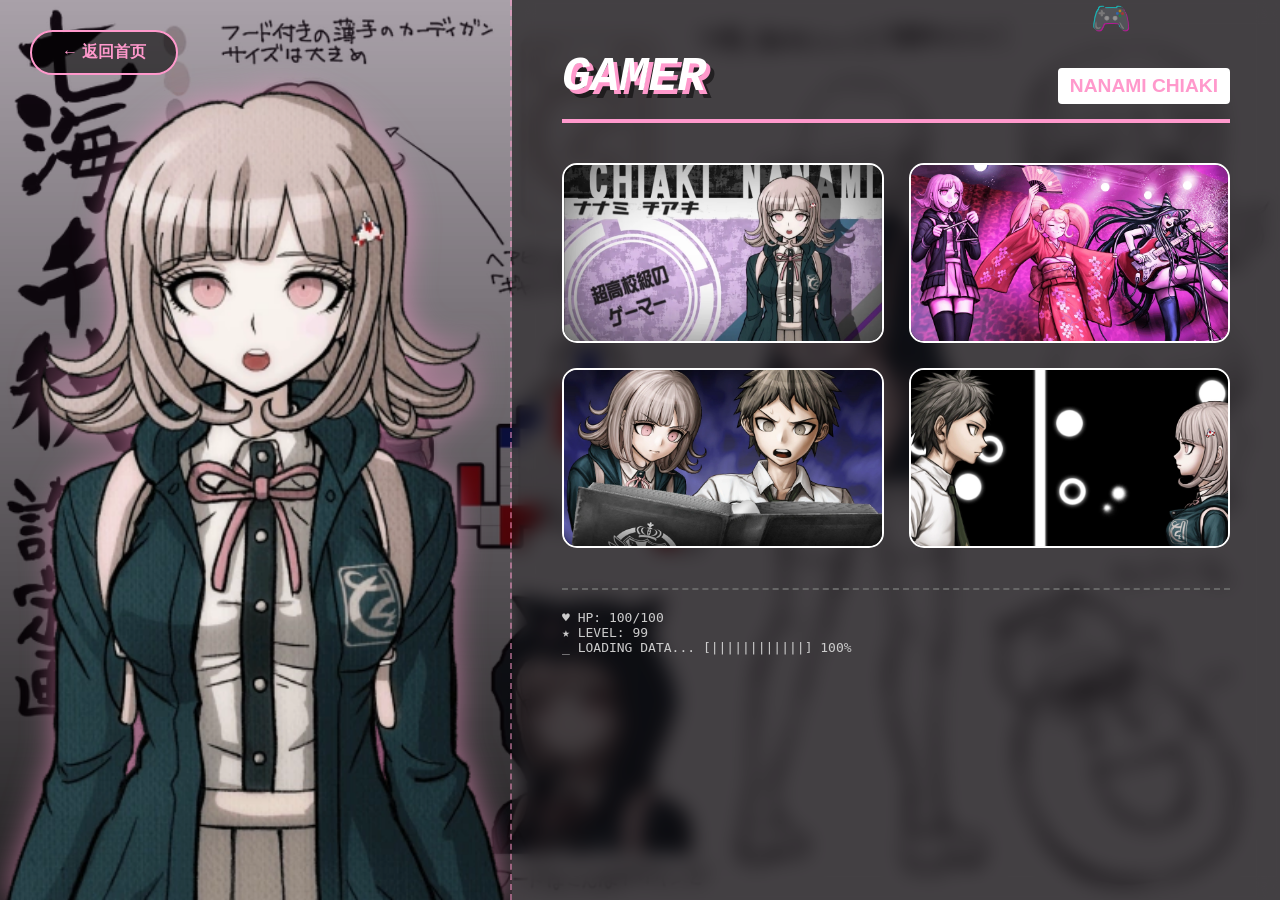
<file: html/chiaki_gallery.html>
<!DOCTYPE html>
<html lang="zh-CN">
<head>
    <meta charset="UTF-8">
    <meta name="viewport" content="width=device-width, initial-scale=1.0">
    <title>七海千秋 - 游戏存档数据</title>
    <style>
        /* ================= 全局设定 ================= */
        * { margin: 0; padding: 0; box-sizing: border-box; }
        
        body {
            font-family: "Microsoft YaHei", sans-serif;
            overflow: hidden;
            height: 100vh;
            color: #fff;
            /* 🟢 修改点：背景路径 */
            background: url('../images/bg08.jpg') no-repeat center center fixed;
            background-size: cover;
        }

        :root {
            /* 七海专属配色：电玩粉 */
            --theme-color: #ff99cc; 
            --accent-color: #fff;
        }

        .overlay {
            position: absolute; top:0; left:0; width:100%; height:100%;
            background: rgba(40, 20, 40, 0.4); /* 稍微带点紫色的遮罩 */
            z-index: 0;
            pointer-events: none;
        }

        .main-layout {
            display: flex;
            width: 100%;
            height: 100%;
            position: relative;
            z-index: 1;
        }

        /* ================= 左侧：人物展示区 ================= */
        .gallery-left {
            width: 40%;
            position: relative;
            display: flex;
            align-items: flex-end;
            justify-content: center;
            background: linear-gradient(to top, rgba(0,0,0,0.8), transparent);
            border-right: 2px dashed rgba(255, 153, 204, 0.5); /* 虚线边框，更有像素感 */
        }

        .character-img {
            height: 90%;
            width: auto;
            filter: drop-shadow(0 0 15px rgba(255, 153, 204, 0.6)); /* 粉色光晕 */
            transform: translateX(-50px); 
            opacity: 0;
            animation: slideInLeft 0.8s cubic-bezier(0.68, -0.55, 0.27, 1.55) forwards 0.3s; /* 弹性动画 */
        }

        .character-img:hover { transform: scale(1.03) rotate(2deg); /* 悬停时稍微歪头 */ }

        .deco-text {
            position: absolute;
            bottom: 20px; left: 20px;
            font-size: 5rem;
            font-weight: 900;
            color: rgba(255, 255, 255, 0.1);
            z-index: -1;
            font-family: "Arial Black", sans-serif; /* 粗体字 */
            pointer-events: none;
            letter-spacing: 5px;
        }

        .back-btn {
            position: absolute;
            top: 30px; left: 30px;
            padding: 10px 30px;
            background: rgba(0, 0, 0, 0.6);
            border: 2px solid var(--theme-color);
            color: var(--theme-color);
            text-decoration: none;
            font-weight: bold;
            font-size: 1rem;
            transition: 0.2s;
            /* 游戏手柄风格：圆角 */
            border-radius: 30px;
        }

        .back-btn:hover {
            background: var(--theme-color);
            color: #fff;
            transform: translateY(-3px);
            box-shadow: 0 5px 15px rgba(255, 153, 204, 0.5);
        }

        /* ================= 右侧：画廊滚动区 ================= */
        .gallery-right {
            width: 60%;
            padding: 50px;
            overflow-y: auto;
            background: rgba(0, 0, 0, 0.6);
            backdrop-filter: blur(10px);
        }

        .gallery-header {
            display: flex;
            justify-content: space-between;
            align-items: flex-end;
            border-bottom: 4px solid var(--theme-color); /* 粗线条 */
            padding-bottom: 15px;
            margin-bottom: 40px;
        }

       /* 七海千秋标题特效 */
       .gallery-header h1 {
           font-size: 3rem;
           color: #fff;
           font-style: italic;
           /* 强制使用等宽字体模拟像素感 */
           font-family: "Consolas", "Courier New", monospace;
           /* 硬阴影，模拟像素块立体感 */
           text-shadow: 4px 4px 0px var(--theme-color), 8px 8px 0px rgba(0,0,0,0.5);
           /* 上下跳动动画 */
           animation: pixelBounce 0.6s infinite alternate steps(2); /* steps(2) 让动作有顿挫感 */
       }

       .gallery-header span {
           background: #fff;
           color: var(--theme-color);
           padding: 5px 10px;
           border: 2px solid #fff;
           /* 小标题左右摇摆 */
           display: inline-block;
           animation: tilt 1s infinite linear;
           border-radius: 4px;
           font-weight: bold;
           font-size: 1.2rem;
       }

       @keyframes pixelBounce {
           from { transform: translateY(0); }
           to { transform: translateY(-10px); }
       }
       @keyframes tilt {
           0% { transform: rotate(0deg); }
           25% { transform: rotate(5deg); }
           75% { transform: rotate(-5deg); }
           100% { transform: rotate(0deg); }
       }

        .gallery-grid {
            display: grid;
            grid-template-columns: repeat(auto-fill, minmax(240px, 1fr));
            gap: 25px;
        }

        .gallery-item {
            height: 180px;
            border: 2px solid #fff;
            border-radius: 15px; /* 圆润的边框 */
            overflow: hidden;
            position: relative;
            background: #000;
            transition: 0.3s;
            opacity: 0;
            animation: popUp 0.5s forwards; /* 弹出动画 */
        }

        /* 依次弹出 */
        .gallery-item:nth-child(1) { animation-delay: 0.4s; }
        .gallery-item:nth-child(2) { animation-delay: 0.5s; }
        .gallery-item:nth-child(3) { animation-delay: 0.6s; }
        .gallery-item:nth-child(4) { animation-delay: 0.7s; }

        .gallery-item:hover {
            border-color: var(--theme-color);
            transform: scale(1.05);
            box-shadow: 0 0 15px var(--theme-color);
            z-index: 10;
        }

        .gallery-item img {
            width: 100%;
            height: 100%;
            object-fit: cover;
            transition: 0.5s;
        }

        ::-webkit-scrollbar { width: 10px; }
        ::-webkit-scrollbar-track { background: #222; }
        ::-webkit-scrollbar-thumb { background: var(--theme-color); border-radius: 5px; }

        @keyframes slideInLeft {
            from { transform: translateX(-50px); opacity: 0; }
            to { transform: translateX(0); opacity: 1; }
        }
        @keyframes popUp {
            from { transform: scale(0.8); opacity: 0; }
            to { transform: scale(1); opacity: 1; }
        }
		
		/* --- 七海千秋：游戏粒子 (优化版) --- */
        #particles {
            position: fixed; top: 0; left: 0; width: 100%; height: 100%;
            pointer-events: none; z-index: 50;
        }
        .particle {
            position: absolute;
            /* 关键修改：由 steps(8) 改为 linear，彻底消除卡顿感 */
            animation: floatPixel 6s linear infinite; 
            opacity: 0.6; /* 稍微透明一点，不那么刺眼 */
            /* 稍微减弱描边光晕 */
            text-shadow: 1px 1px 0px #ff00cc, -1px -1px 0px #00ffff; 
        }
        @keyframes floatPixel {
            0% { transform: translateY(105vh) translateX(0); }
            25% { transform: translateY(80vh) translateX(20px); } 
            50% { transform: translateY(50vh) translateX(-20px); }
            75% { transform: translateY(20vh) translateX(20px); }
            100% { transform: translateY(-10vh) translateX(0); }
        }

    </style>
</head>
<body>
    <div id="particles"></div> 
    <div class="overlay"></div>

    <div class="main-layout">
        <div class="gallery-left">
            <a href="index.html#chiaki" class="back-btn">← 返回首页</a>
            
            <img src="../images/img010.jpg" alt="七海千秋" class="character-img">
            <div class="deco-text">8-BIT</div>
        </div>

        <div class="gallery-right">
            <div class="gallery-header">
                <h1>GAMER</h1>
                <span>NANAMI CHIAKI</span>
            </div>

            <div class="gallery-grid">
                <div class="gallery-item"><img src="../images/img028.jpg" alt="CG1"></div>
                <div class="gallery-item"><img src="../images/img029.jpg" alt="CG2"></div>
                <div class="gallery-item"><img src="../images/img030.jpg" alt="CG3"></div>
                <div class="gallery-item"><img src="../images/img031.jpg" alt="CG4"></div>
            </div>

            <div style="margin-top: 40px; border-top: 2px dashed #666; padding-top: 20px; color: #ccc; font-family: monospace;">
                <p>♥ HP: 100/100</p>
                <p>★ LEVEL: 99</p>
                <p>_ LOADING DATA... [||||||||||||] 100%</p>
            </div>
        </div>
    </div>
	
	<script>
        const particlesContainer = document.getElementById('particles');
        const symbols = ['👾', '🎮', '🕹️', '⭐', '❤️']; 

        function createParticle() {
            const span = document.createElement('span');
            span.classList.add('particle');
            span.innerText = symbols[Math.floor(Math.random() * symbols.length)];
            span.style.left = Math.random() * 100 + 'vw';
            // 尺寸调小：20px 到 35px
            span.style.fontSize = (Math.random() * 15 + 20) + 'px';
            // 速度放慢
            span.style.animationDuration = (Math.random() * 2 + 5) + 's'; 
            particlesContainer.appendChild(span);
            setTimeout(() => { span.remove(); }, 8000);
        }
        // 频率大幅降低：每 600毫秒 生成一个
        setInterval(createParticle, 600); 
    </script>
</body>
</html>
</file>
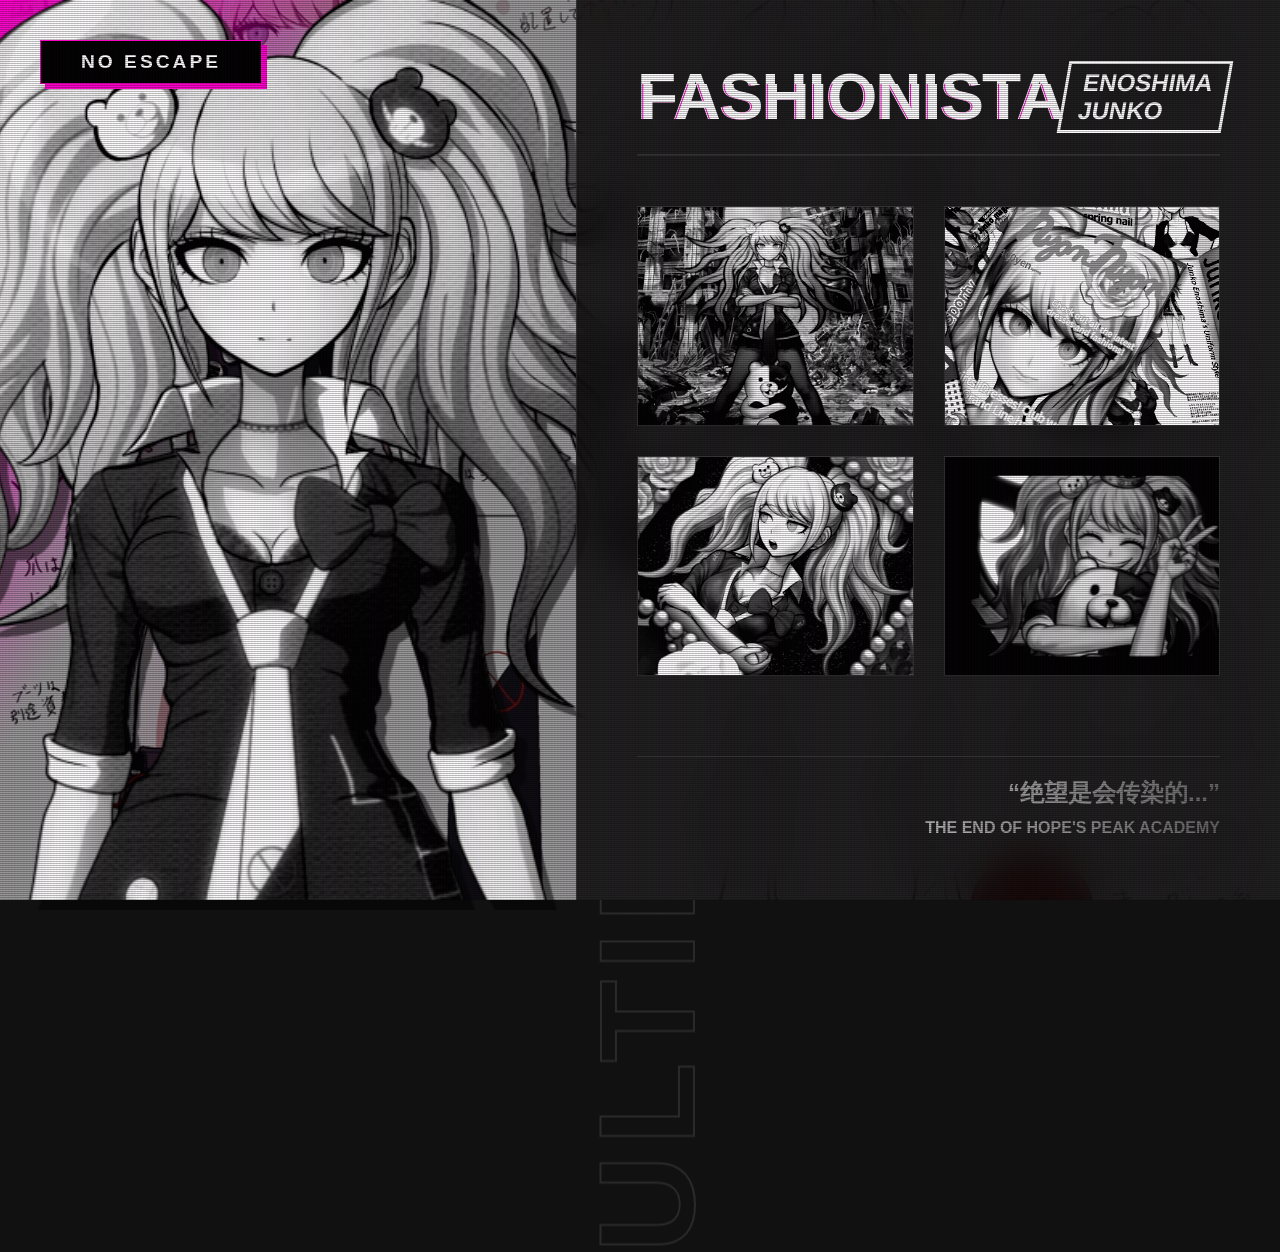
<file: html/junko_gallery.html>
<!DOCTYPE html>
<html lang="zh-CN">
<head>
    <meta charset="UTF-8">
    <meta name="viewport" content="width=device-width, initial-scale=1.0">
    <title>江之岛盾子 - 绝望分析室</title>
    <style>
        * { margin: 0; padding: 0; box-sizing: border-box; }
        
        body {
            font-family: "Impact", "Microsoft YaHei", sans-serif;
            overflow: hidden;
            height: 100vh;
            color: #fff;
            background: #111;
        }

        /* 🟢 修改点：背景路径 */
        .bg-layer {
            position: fixed; top: 0; left: 0; width: 100%; height: 100%;
            background: url('../images/bg10.jpg') no-repeat center center;
            background-size: cover;
            z-index: -2;
            filter: contrast(1.2) brightness(0.6);
            animation: bgBreath 5s infinite alternate;
        }

        :root {
            --theme-fashion: #ff00cc; 
            --theme-glitch: #00ffff;
            --theme-dark: #0a0a0a;
        }

        .crt-overlay {
            position: fixed; top: 0; left: 0; width: 100%; height: 100%;
            background: linear-gradient(rgba(18, 16, 16, 0) 50%, rgba(0, 0, 0, 0.25) 50%), 
                        linear-gradient(90deg, rgba(255, 0, 0, 0.06), rgba(0, 255, 0, 0.02), rgba(0, 0, 255, 0.06));
            background-size: 100% 2px, 3px 100%;
            pointer-events: none;
            z-index: 999;
        }

        .main-layout {
            display: flex;
            width: 100%;
            height: 100%;
            position: relative;
            z-index: 1;
        }

        .gallery-left {
            width: 45%;
            position: relative;
            display: flex;
            align-items: flex-end;
            justify-content: center;
            background: linear-gradient(120deg, var(--theme-fashion) 0%, transparent 40%);
        }

        .character-img {
            height: 100%;
            width: auto;
            object-fit: contain;
            filter: grayscale(100%) contrast(1.2) drop-shadow(10px 10px 0px rgba(0,0,0,0.5));
            transform: translateX(-50px); 
            opacity: 0;
            animation: slideUpBig 0.8s cubic-bezier(0.19, 1, 0.22, 1) forwards 0.3s;
            transition: 0.5s;
        }

        .character-img:hover { 
            filter: grayscale(0%) contrast(1.1) drop-shadow(0 0 20px var(--theme-fashion));
            transform: scale(1.02);
        }

        .deco-text {
            position: absolute;
            top: 50%; left: 0;
            font-size: 15vh;
            font-weight: 900;
            color: transparent;
            -webkit-text-stroke: 2px rgba(255, 255, 255, 0.1);
            z-index: -1;
            transform: rotate(-90deg) translate(0, -50%);
            transform-origin: center;
            white-space: nowrap;
            letter-spacing: 10px;
        }

        .back-btn {
            position: absolute;
            top: 40px; left: 40px;
            padding: 10px 40px;
            background: #000;
            border: 1px solid var(--theme-fashion);
            color: #fff;
            text-decoration: none;
            font-weight: 900;
            font-size: 1.2rem;
            text-transform: uppercase;
            letter-spacing: 3px;
            box-shadow: 5px 5px 0 var(--theme-fashion);
            z-index: 1000;
            transition: 0.2s;
        }

        .back-btn:hover {
            transform: translate(-3px, -3px);
            box-shadow: 8px 8px 0 var(--theme-glitch);
            border-color: var(--theme-glitch);
        }

        .gallery-right {
            width: 55%;
            padding: 60px;
            overflow-y: auto;
            background: rgba(10, 10, 10, 0.85);
            backdrop-filter: blur(20px);
            border-left: 1px solid rgba(255,255,255,0.1);
        }

        .gallery-header {
            display: flex;
            justify-content: space-between;
            align-items: center;
            border-bottom: 2px solid #333;
            padding-bottom: 20px;
            margin-bottom: 50px;
            position: relative;
        }

        .glitch-title {
            font-size: 4rem;
            color: #fff;
            position: relative;
            animation: glitch-skew 3s infinite linear alternate-reverse;
        }
        
        .glitch-title::before, .glitch-title::after {
            content: attr(data-text);
            position: absolute;
            top: 0; left: 0;
            width: 100%; height: 100%;
        }
        .glitch-title::before {
            left: 2px; text-shadow: -1px 0 var(--theme-fashion);
            clip: rect(24px, 550px, 90px, 0);
            animation: glitch-anim 2s infinite linear alternate-reverse;
        }
        .glitch-title::after {
            left: -2px; text-shadow: -1px 0 var(--theme-glitch);
            clip: rect(85px, 550px, 140px, 0);
            animation: glitch-anim2 2s infinite linear alternate-reverse;
        }

       .gallery-header span {
           font-weight: 900;
           font-size: 1.5rem;
           padding: 5px 15px;
           text-transform: uppercase;
           animation: colorMadness 0.4s infinite steps(4); 
           transform: skew(-10deg);
           border: 3px solid #fff;
       }
       
       @keyframes colorMadness {
           0% { background: #fff; color: #000; box-shadow: 5px 5px 0 #ff00cc; }
           25% { background: #ff00cc; color: #fff; box-shadow: -5px 5px 0 #00ffff; }
           50% { background: #00ffff; color: #000; box-shadow: -5px -5px 0 #ffff00; }
           75% { background: #ffff00; color: #000; box-shadow: 5px -5px 0 #000; }
           100% { background: #000; color: #fff; box-shadow: 5px 5px 0 #ff00cc; }
       }

        .gallery-grid {
            display: grid;
            grid-template-columns: repeat(auto-fill, minmax(240px, 1fr));
            gap: 30px;
        }

        .gallery-item {
            height: 220px;
            position: relative;
            overflow: hidden;
            border: 1px solid #333;
            transition: 0.4s cubic-bezier(0.19, 1, 0.22, 1);
            cursor: pointer;
        }

        .gallery-item img {
            width: 100%; height: 100%;
            object-fit: cover;
            filter: grayscale(100%) contrast(1.2);
            transition: 0.4s;
        }

        .gallery-item:hover {
            border-color: var(--theme-fashion);
            transform: scale(1.05);
            box-shadow: 0 10px 30px rgba(255, 0, 204, 0.2);
            z-index: 10;
        }

        .gallery-item:hover img {
            filter: grayscale(0%) contrast(1.1);
        }

        .footer-quote {
            margin-top: 80px;
            text-align: right;
            border-top: 1px solid #333;
            padding-top: 20px;
        }
        .footer-quote p {
            font-size: 1.5rem;
            background: -webkit-linear-gradient(0deg, #fff, #666);
            -webkit-background-clip: text;
            -webkit-text-fill-color: transparent;
            font-weight: bold;
        }

        ::-webkit-scrollbar { width: 6px; }
        ::-webkit-scrollbar-track { background: #000; }
        ::-webkit-scrollbar-thumb { background: var(--theme-fashion); }

        @keyframes slideUpBig {
            from { transform: translateX(-100px); opacity: 0; }
            to { transform: translateX(0); opacity: 1; }
        }
        @keyframes bgBreath {
            from { transform: scale(1); }
            to { transform: scale(1.05); }
        }
        @keyframes glitch-skew {
            0% { transform: skew(0deg); }
            10% { transform: skew(5deg); }
            20% { transform: skew(0deg); }
            90% { transform: skew(0deg); }
            100% { transform: skew(-5deg); }
        }
        @keyframes glitch-anim {
            0% { clip: rect(10px, 9999px, 30px, 0); transform: translate(2px,0); }
            100% { clip: rect(80px, 9999px, 100px, 0); transform: translate(-2px,0); }
        }
        @keyframes glitch-anim2 {
            0% { clip: rect(50px, 9999px, 60px, 0); transform: translate(-2px,0); }
            100% { clip: rect(120px, 9999px, 140px, 0); transform: translate(2px,0); }
        }

        #particles {
            position: fixed; top: 0; left: 0; width: 100%; height: 100%;
            pointer-events: none;
            z-index: 0;
        }
        .particle {
            position: absolute;
            color: var(--theme-fashion);
            opacity: 0.3;
            animation: floatUp linear infinite;
        }
        @keyframes floatUp {
            0% { transform: translateY(100vh) rotate(0deg); opacity: 0; }
            50% { opacity: 0.5; }
            100% { transform: translateY(-100px) rotate(360deg); opacity: 0; }
        }
    </style>
</head>
<body>
    <div class="bg-layer"></div>
    <div class="crt-overlay"></div>
    <div id="particles"></div>

    <div class="main-layout">
        <div class="gallery-left">
            <a href="index.html#junko" class="back-btn">NO ESCAPE</a>
            
            <img src="../images/img013.jpg" alt="江之岛盾子" class="character-img">
            
            <div class="deco-text">ULTIMATE DESPAIR</div>
        </div>

        <div class="gallery-right">
            <div class="gallery-header">
                <h1 class="glitch-title" data-text="FASHIONISTA">FASHIONISTA</h1>
                <span>ENOSHIMA JUNKO</span>
            </div>

            <div class="gallery-grid">
                <div class="gallery-item"><img src="../images/img036.jpg" alt="时尚1"></div>
                <div class="gallery-item"><img src="../images/img037.jpg" alt="时尚2"></div>
                <div class="gallery-item"><img src="../images/img038.jpg" alt="时尚3"></div>
                <div class="gallery-item"><img src="../images/img039.jpg" alt="时尚4"></div>
            </div>

            <div class="footer-quote">
                <p>“绝望是会传染的...”</p>
                <p style="font-size: 1rem; color: #666; margin-top:10px;">THE END OF HOPE'S PEAK ACADEMY</p>
            </div>
        </div>
    </div>

    <script>
        const particlesContainer = document.getElementById('particles');
        const symbols = ['👑', '☠', '❌', '👁️'];

        function createParticle() {
            const span = document.createElement('span');
            span.classList.add('particle');
            span.innerText = symbols[Math.floor(Math.random() * symbols.length)];
            
            span.style.left = Math.random() * 100 + 'vw';
            span.style.fontSize = (Math.random() * 20 + 20) + 'px';
            span.style.animationDuration = (Math.random() * 5 + 3) + 's';
            
            particlesContainer.appendChild(span);

            setTimeout(() => {
                span.remove();
            }, 8000);
        }
        setInterval(createParticle, 300);
    </script>
</body>
</html>
</file>
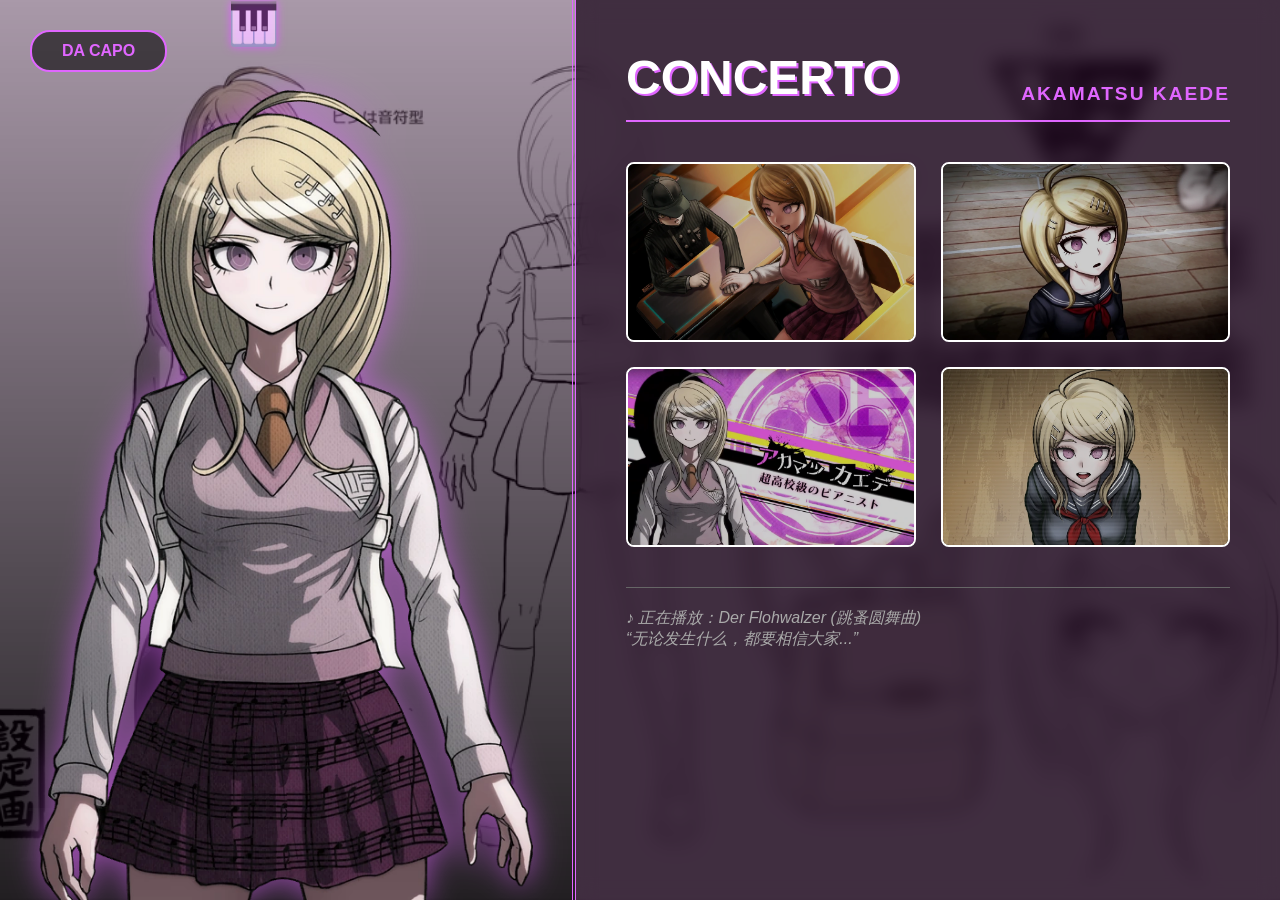
<file: html/kaede_gallery.html>
<!DOCTYPE html>
<html lang="zh-CN">
<head>
    <meta charset="UTF-8">
    <meta name="viewport" content="width=device-width, initial-scale=1.0">
    <title>赤松枫 - 绝望的协奏曲</title>
    <style>
        * { margin: 0; padding: 0; box-sizing: border-box; }
        
        body {
            font-family: "Microsoft YaHei", sans-serif;
            overflow: hidden;
            height: 100vh;
            color: #fff;
            /* 🟢 修改点：背景路径 */
            background: url('../images/bg11.jpg') no-repeat center center fixed;
            background-size: cover;
        }

        :root {
            --theme-music: #e066ff; 
            --theme-dark: #2a0033;
        }

        .overlay {
            position: absolute; top:0; left:0; width:100%; height:100%;
            background: rgba(40, 0, 40, 0.4); 
            z-index: 0;
            pointer-events: none;
        }

        .main-layout {
            display: flex;
            width: 100%;
            height: 100%;
            position: relative;
            z-index: 1;
        }

        .gallery-left {
            width: 45%;
            position: relative;
            display: flex;
            align-items: flex-end;
            justify-content: center;
            background: linear-gradient(to top, rgba(0,0,0,0.8), transparent);
            border-right: 4px double var(--theme-music);
        }

        .character-img {
            height: 90%;
            width: auto;
            filter: drop-shadow(0 0 15px rgba(224, 102, 255, 0.6));
            transform: translateX(-50px); 
            opacity: 0;
            animation: slideInLeft 0.8s cubic-bezier(0.68, -0.55, 0.27, 1.55) forwards 0.3s;
        }

        .character-img:hover { transform: scale(1.03); }

        .deco-text {
            position: absolute;
            bottom: 20px; left: 20px;
            font-size: 5rem;
            font-weight: 900;
            color: rgba(255, 255, 255, 0.1);
            z-index: -1;
            font-family: serif;
            font-style: italic;
            pointer-events: none;
        }

        .back-btn {
            position: absolute;
            top: 30px; left: 30px;
            padding: 10px 30px;
            background: rgba(0, 0, 0, 0.6);
            border: 2px solid var(--theme-music);
            color: var(--theme-music);
            text-decoration: none;
            font-weight: bold;
            font-size: 1rem;
            border-radius: 20px;
            transition: 0.3s;
            z-index: 1000;
        }

        .back-btn:hover {
            background: var(--theme-music);
            color: #fff;
            box-shadow: 0 0 20px var(--theme-music);
        }

        .gallery-right {
            width: 55%;
            padding: 50px;
            overflow-y: auto;
            background: rgba(20, 0, 20, 0.7);
            backdrop-filter: blur(10px);
        }

        .gallery-header {
            display: flex;
            justify-content: space-between;
            align-items: flex-end;
            border-bottom: 2px solid var(--theme-music);
            padding-bottom: 15px;
            margin-bottom: 40px;
        }

        .gallery-header h1 {
            font-size: 3rem;
            color: #fff;
            text-shadow: 2px 2px 0 var(--theme-music);
            animation: pianoKey 1s ease-in-out infinite alternate;
        }

        .gallery-header span {
            color: var(--theme-music);
            font-weight: bold;
            font-size: 1.2rem;
            letter-spacing: 2px;
        }

        .gallery-grid {
            display: grid;
            grid-template-columns: repeat(auto-fill, minmax(240px, 1fr));
            gap: 25px;
        }

        .gallery-item {
            height: 180px;
            border: 2px solid #fff;
            border-radius: 8px;
            overflow: hidden;
            position: relative;
            background: #000;
            transition: 0.3s;
            opacity: 0;
            animation: fadeInUp 0.6s forwards;
        }

        .gallery-item:nth-child(1) { animation-delay: 0.4s; }
        .gallery-item:nth-child(2) { animation-delay: 0.5s; }
        .gallery-item:nth-child(3) { animation-delay: 0.6s; }
        .gallery-item:nth-child(4) { animation-delay: 0.7s; }

        .gallery-item:hover {
            border-color: var(--theme-music);
            transform: translateY(-5px);
            box-shadow: 0 5px 15px rgba(224, 102, 255, 0.4);
            z-index: 10;
        }

        .gallery-item img {
            width: 100%; height: 100%; object-fit: cover;
            transition: 0.5s; opacity: 0.8;
        }

        .gallery-item:hover img { transform: scale(1.1); opacity: 1; }

        ::-webkit-scrollbar { width: 8px; }
        ::-webkit-scrollbar-track { background: #1a001a; }
        ::-webkit-scrollbar-thumb { background: var(--theme-music); border-radius: 4px; }

        @keyframes slideInLeft {
            from { transform: translateX(-50px); opacity: 0; }
            to { transform: translateX(0); opacity: 1; }
        }
        @keyframes fadeInUp {
            from { transform: translateY(20px); opacity: 0; }
            to { transform: translateY(0); opacity: 1; }
        }
        @keyframes pianoKey {
            0% { transform: translateY(0); }
            100% { transform: translateY(-5px); }
        }

        #particles {
            position: fixed; top: 0; left: 0; width: 100%; height: 100%;
            pointer-events: none; z-index: 0;
        }
        .particle {
            position: absolute;
            animation: floatMusic 7s ease-in-out infinite;
            color: rgba(255, 255, 255, 0.6);
            text-shadow: 0 0 10px var(--theme-music);
        }
        @keyframes floatMusic {
            0% { transform: translateY(100vh) rotate(0deg) scale(0.8); opacity: 0; }
            20% { opacity: 0.8; }
            50% { transform: translateY(50vh) rotate(20deg) scale(1.2); } 
            80% { opacity: 0.8; }
            100% { transform: translateY(-10vh) rotate(-10deg) scale(1); opacity: 0; }
        }
    </style>
</head>
<body>
    <div class="overlay"></div>
    <div id="particles"></div>

    <div class="main-layout">
        <div class="gallery-left">
            <a href="index.html#kaede" class="back-btn">DA CAPO</a>
            <img src="../images/img017.jpg" alt="赤松枫" class="character-img">
            
            <div class="deco-text">PIANIST</div>
        </div>

        <div class="gallery-right">
            <div class="gallery-header">
                <h1>CONCERTO</h1> <span>AKAMATSU KAEDE</span>
            </div>

            <div class="gallery-grid">
                <div class="gallery-item"><img src="../images/img040.jpg" alt="CG1"></div>
                <div class="gallery-item"><img src="../images/img041.jpg" alt="CG2"></div>
                <div class="gallery-item"><img src="../images/img042.jpg" alt="CG3"></div>
                <div class="gallery-item"><img src="../images/img043.jpg" alt="CG4"></div>
            </div>

            <div style="margin-top: 40px; border-top: 1px solid #666; padding-top: 20px; color: #aaa; font-style: italic;">
                <p>♪ 正在播放：Der Flohwalzer (跳蚤圆舞曲)</p>
                <p>“无论发生什么，都要相信大家...”</p>
            </div>
        </div>
    </div>

    <script>
        const particlesContainer = document.getElementById('particles');
        const symbols = ['🎵', '🎶', '🎼', '🎹', '𝄞', '𝄢']; 

        function createParticle() {
            const span = document.createElement('span');
            span.classList.add('particle');
            span.innerText = symbols[Math.floor(Math.random() * symbols.length)];
            
            span.style.left = Math.random() * 100 + 'vw';
            span.style.fontSize = (Math.random() * 25 + 20) + 'px';
            span.style.animationDuration = (Math.random() * 3 + 6) + 's';
            
            particlesContainer.appendChild(span);
            setTimeout(() => { span.remove(); }, 10000);
        }
        setInterval(createParticle, 600);
    </script>
</body>
</html>
</file>
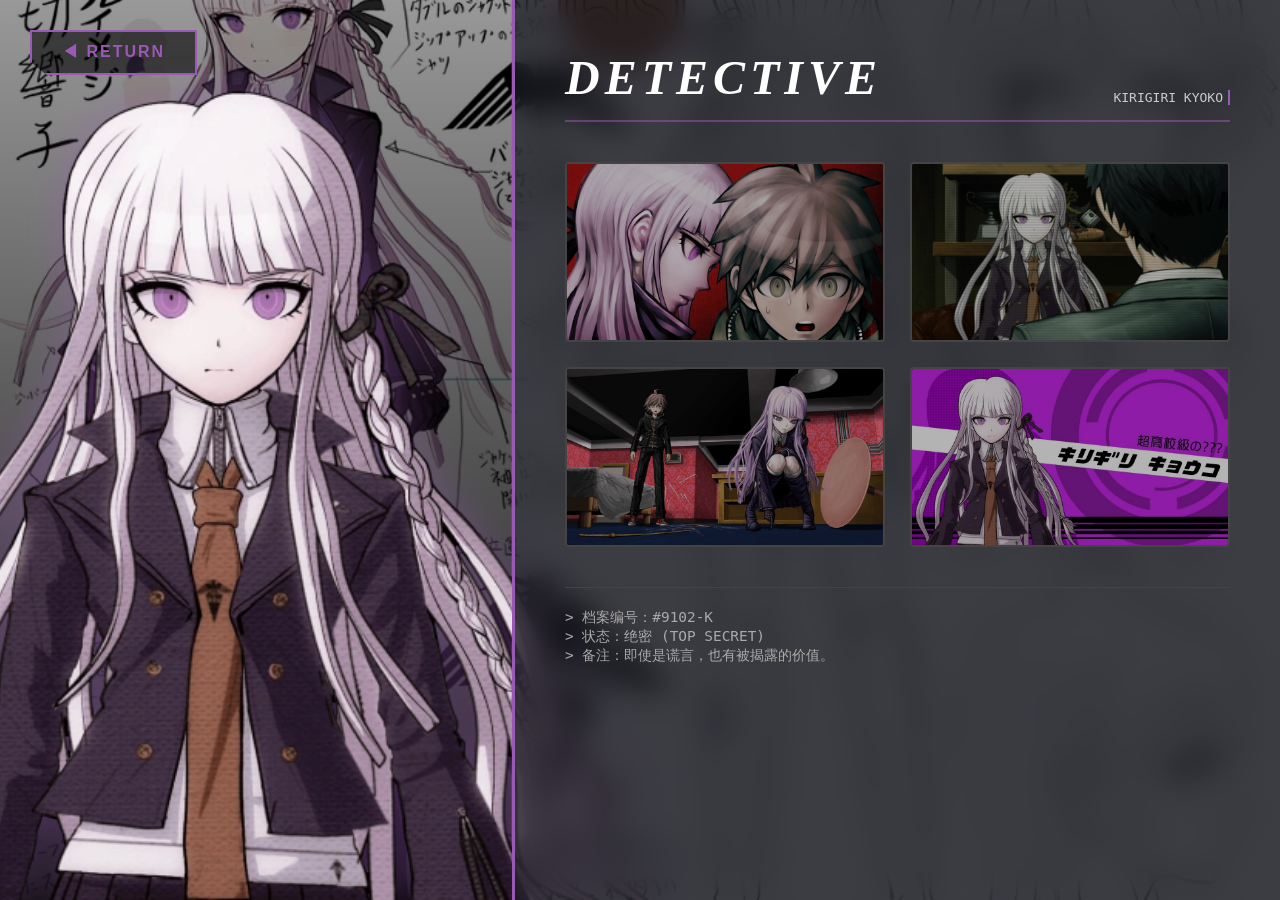
<file: html/kirigiri_gallery.html>
<!DOCTYPE html>
<html lang="zh-CN">
<head>
    <meta charset="UTF-8">
    <meta name="viewport" content="width=device-width, initial-scale=1.0">
    <title>雾切响子 - 绝密调查档案</title>
    <style>
        * { margin: 0; padding: 0; box-sizing: border-box; }
        
        body {
            font-family: "Microsoft YaHei", sans-serif;
            overflow: hidden;
            height: 100vh;
            color: #fff;
            /* 🟢 修改点：背景路径 */
            background: url('../images/bg07.jpg') no-repeat center center fixed;
            background-size: cover;
        }

        :root {
            --theme-color: #9b59b6; 
            --accent-color: #fff;
        }

        .overlay {
            position: absolute; top:0; left:0; width:100%; height:100%;
            background: rgba(0,0,0,0.4);
            z-index: 0;
            pointer-events: none;
        }

        .main-layout {
            display: flex;
            width: 100%;
            height: 100%;
            position: relative;
            z-index: 1;
        }

        .gallery-left {
            width: 40%;
            position: relative;
            display: flex;
            align-items: flex-end;
            justify-content: center;
            background: linear-gradient(to top, rgba(0,0,0,0.9), transparent);
            border-right: 1px solid rgba(155, 89, 182, 0.3);
        }

        .character-img {
            height: 90%;
            width: auto;
            filter: drop-shadow(0 0 20px rgba(155, 89, 182, 0.4));
            transform: translateX(-50px); 
            opacity: 0;
            animation: slideInLeft 0.8s forwards 0.3s;
        }

        .character-img:hover { transform: scale(1.03); }

        .deco-text {
            position: absolute;
            bottom: 20px; left: 20px;
            font-size: 4rem;
            font-weight: 900;
            color: rgba(255, 255, 255, 0.05);
            z-index: -1;
            font-style: italic;
            pointer-events: none;
            letter-spacing: 5px;
        }

        .back-btn {
            position: absolute;
            top: 30px; left: 30px;
            padding: 10px 30px;
            background: rgba(0, 0, 0, 0.6);
            border: 2px solid var(--theme-color);
            color: var(--theme-color);
            text-decoration: none;
            font-weight: bold;
            font-size: 1rem;
            letter-spacing: 2px;
            transition: 0.3s;
            clip-path: polygon(0 0, 100% 0, 100% 100%, 10% 100%, 0 70%);
        }

        .back-btn:hover {
            background: var(--theme-color);
            color: #fff;
            box-shadow: 0 0 20px var(--theme-color);
        }

        .gallery-right {
            width: 60%;
            padding: 50px;
            overflow-y: auto;
            background: rgba(20, 20, 30, 0.7);
            backdrop-filter: blur(15px);
            border-left: 3px solid var(--theme-color);
        }

        .gallery-header {
            display: flex;
            justify-content: space-between;
            align-items: flex-end;
            border-bottom: 2px solid rgba(155, 89, 182, 0.5);
            padding-bottom: 15px;
            margin-bottom: 40px;
        }

        .gallery-header h1 {
            font-size: 3rem;
            color: #fff;
            font-family: "Georgia", "Times New Roman", serif;
            font-style: italic;
            letter-spacing: 5px;
            animation: mysteryFocus 6s infinite;
        }

        .gallery-header span {
            font-family: monospace;
            color: #ccc;
            border-right: 2px solid var(--theme-color);
            padding-right: 5px;
            animation: blinkCursor 1s infinite;
        }

        @keyframes mysteryFocus {
            0% { filter: blur(0px); opacity: 1; text-shadow: 0 0 10px var(--theme-color); }
            45% { filter: blur(0px); opacity: 1; text-shadow: 0 0 10px var(--theme-color); }
            50% { filter: blur(4px); opacity: 0.5; text-shadow: none; letter-spacing: 15px; }
            55% { filter: blur(0px); opacity: 1; text-shadow: 0 0 10px var(--theme-color); letter-spacing: 5px; }
            100% { filter: blur(0px); opacity: 1; text-shadow: 0 0 10px var(--theme-color); }
        }
        @keyframes blinkCursor {
            50% { border-color: transparent; }
        }

        .gallery-grid {
            display: grid;
            grid-template-columns: repeat(auto-fill, minmax(240px, 1fr));
            gap: 25px;
        }

        .gallery-item {
            height: 180px;
            border: 2px solid #444;
            border-radius: 4px;
            overflow: hidden;
            position: relative;
            background: #000;
            transition: 0.3s;
            opacity: 0;
            animation: fadeInUp 0.6s forwards;
        }

        .gallery-item:nth-child(1) { animation-delay: 0.4s; }
        .gallery-item:nth-child(2) { animation-delay: 0.5s; }
        .gallery-item:nth-child(3) { animation-delay: 0.6s; }
        .gallery-item:nth-child(4) { animation-delay: 0.7s; }

        .gallery-item:hover {
            border-color: var(--theme-color);
            transform: translateY(-5px);
            box-shadow: 0 5px 20px rgba(155, 89, 182, 0.3);
        }

        .gallery-item img {
            width: 100%;
            height: 100%;
            object-fit: cover;
            transition: 0.5s;
            opacity: 0.7;
        }

        .gallery-item:hover img {
            transform: scale(1.1);
            opacity: 1;
        }

        ::-webkit-scrollbar { width: 8px; }
        ::-webkit-scrollbar-track { background: #111; }
        ::-webkit-scrollbar-thumb { background: var(--theme-color); border-radius: 4px; }

        @keyframes slideInLeft {
            from { transform: translateX(-50px); opacity: 0; }
            to { transform: translateX(0); opacity: 1; }
        }
        @keyframes fadeInUp {
            from { transform: translateY(20px); opacity: 0; }
            to { transform: translateY(0); opacity: 1; }
        }

        #particles {
            position: fixed; top: 0; left: 0; width: 100%; height: 100%;
            pointer-events: none; z-index: 1;
        }
        .particle {
            position: absolute;
            animation: floatMysterious 8s ease-in-out infinite;
            opacity: 0;
            color: rgba(255, 255, 255, 0.8);
            text-shadow: 0 0 10px #9b59b6;
        }
        @keyframes floatMysterious {
            0% { transform: translateY(100vh) scale(0.5) rotate(0deg); opacity: 0; }
            40% { opacity: 0.8; transform: translateY(60vh) scale(1.5) rotate(10deg); }
            60% { opacity: 0.8; transform: translateY(40vh) scale(1.5) rotate(-10deg); }
            100% { transform: translateY(-10vh) scale(0.5) rotate(0deg); opacity: 0; }
        }
    </style>
</head>
<body>
	<div id="particles"></div>
    <div class="overlay"></div>

    <div class="main-layout">
        <div class="gallery-left">
            <a href="index.html#kirigiri" class="back-btn">◀ RETURN</a>
            
            <img src="../images/img002.jpg" alt="雾切响子" class="character-img">
            <div class="deco-text">MYSTERY</div>
        </div>

        <div class="gallery-right">
            <div class="gallery-header">
                <h1>DETECTIVE</h1>
                <span>KIRIGIRI KYOKO</span>
            </div>

            <div class="gallery-grid">
                <div class="gallery-item"><img src="../images/img024.jpg" alt="线索1"></div>
                <div class="gallery-item"><img src="../images/img025.jpg" alt="线索2"></div>
                <div class="gallery-item"><img src="../images/img026.jpg" alt="线索3"></div>
                <div class="gallery-item"><img src="../images/img027.jpg" alt="线索4"></div>
            </div>

            <div style="margin-top: 40px; border-top: 1px solid #444; padding-top: 20px; color: #aaa; font-size: 0.9rem; font-family: monospace;">
                <p>> 档案编号：#9102-K</p>
                <p>> 状态：绝密 (TOP SECRET)</p>
                <p>> 备注：即使是谎言，也有被揭露的价值。</p>
            </div>
        </div>
    </div>
	<script>
	        const particlesContainer = document.getElementById('particles');
	        const symbols = ['🔍', '🗝️', '🧩', '👣', '？']; 
	
	        function createParticle() {
	            const span = document.createElement('span');
	            span.classList.add('particle');
	            span.innerText = symbols[Math.floor(Math.random() * symbols.length)];
	            span.style.left = Math.random() * 100 + 'vw';
	            span.style.fontSize = (Math.random() * 30 + 40) + 'px';
	            span.style.animationDuration = (Math.random() * 3 + 6) + 's';
	            particlesContainer.appendChild(span);
	            setTimeout(() => { span.remove(); }, 10000);
	        }
	        setInterval(createParticle, 300);
	    </script>
</body>
</html>
</file>
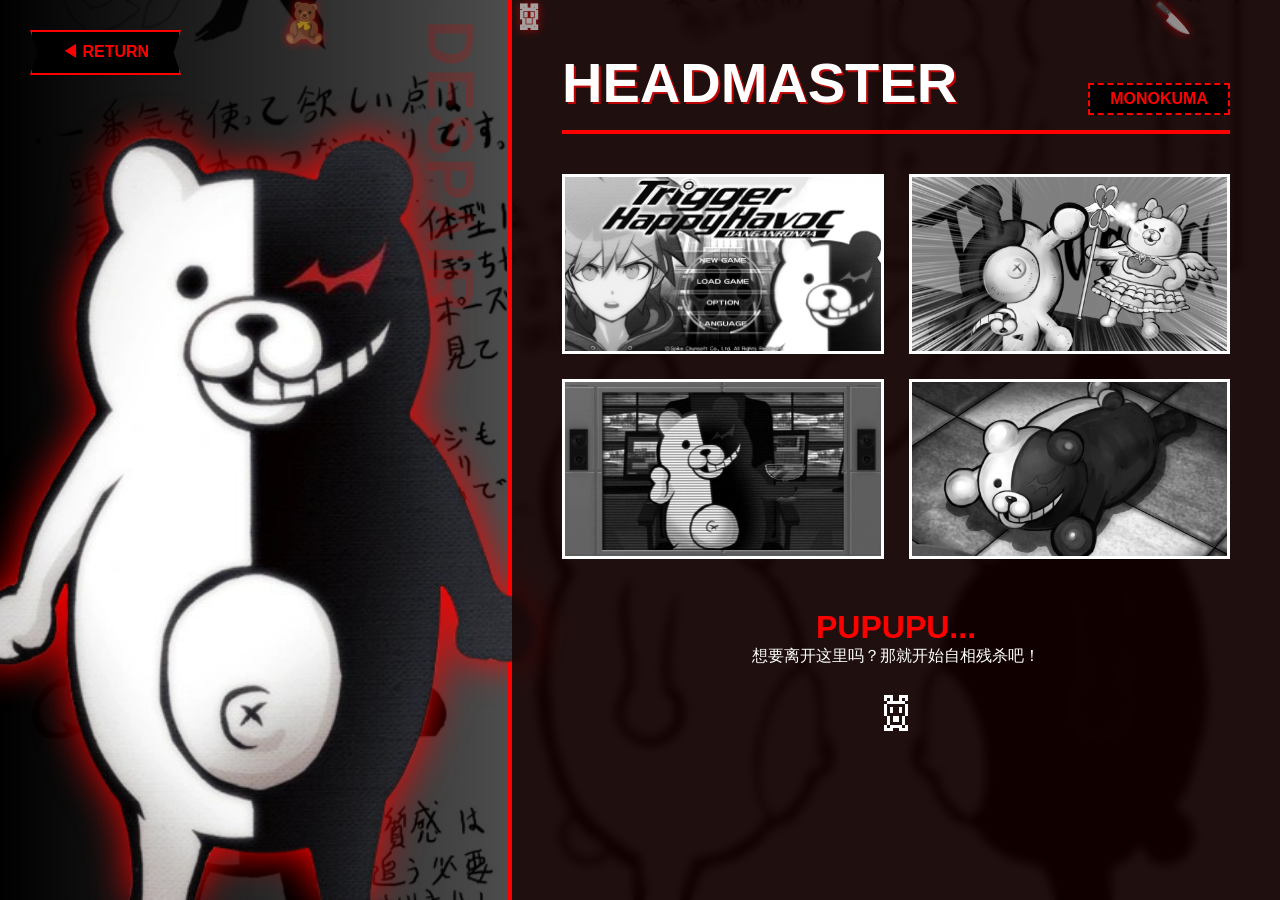
<file: html/monokuma_gallery.html>
<!DOCTYPE html>
<html lang="zh-CN">
<head>
    <meta charset="UTF-8">
    <meta name="viewport" content="width=device-width, initial-scale=1.0">
    <title>黑白熊 - 绝望处刑名单</title>
    <style>
        * { margin: 0; padding: 0; box-sizing: border-box; }
        
        body {
            font-family: "Microsoft YaHei", sans-serif;
            overflow: hidden;
            height: 100vh;
            color: #fff;
            /* 🟢 修改点：背景路径 */
            background: url('../images/bg09.jpg') no-repeat center center fixed;
            background-size: cover;
        }

        :root {
            --theme-red: #ff0000; 
            --theme-black: #000;
        }

        .overlay {
            position: absolute; top:0; left:0; width:100%; height:100%;
            background: rgba(0, 0, 0, 0.7); 
            z-index: 0;
            pointer-events: none;
        }

        .main-layout {
            display: flex;
            width: 100%;
            height: 100%;
            position: relative;
            z-index: 1;
        }

        .gallery-left {
            width: 40%;
            position: relative;
            display: flex;
            align-items: flex-end;
            justify-content: center;
            background: linear-gradient(to right, #000, transparent);
            border-right: 5px solid var(--theme-red);
        }

        .character-img {
            height: 85%;
            width: auto;
            filter: drop-shadow(0 0 20px var(--theme-red));
            transform: translateY(50px); 
            opacity: 0;
            animation: popUp 0.6s cubic-bezier(0.175, 0.885, 0.32, 1.275) forwards 0.3s;
        }

        .character-img:hover { transform: scale(1.1) rotate(-5deg); }

        .deco-text {
            position: absolute;
            top: 20px; right: 20px;
            font-size: 4rem;
            font-weight: 900;
            color: rgba(255, 0, 0, 0.2);
            z-index: -1;
            font-family: "Impact", sans-serif;
            pointer-events: none;
            letter-spacing: 2px;
            writing-mode: vertical-rl;
        }

        .back-btn {
            position: absolute;
            top: 30px; left: 30px;
            padding: 10px 30px;
            background: #000;
            border: 2px solid var(--theme-red);
            color: var(--theme-red);
            text-decoration: none;
            font-weight: bold;
            font-size: 1rem;
            transition: 0.2s;
            clip-path: polygon(0% 0%, 100% 0%, 95% 50%, 100% 100%, 0% 100%, 5% 50%);
        }

        .back-btn:hover {
            background: var(--theme-red);
            color: #fff;
            transform: scale(1.1);
        }

        .gallery-right {
            width: 60%;
            padding: 50px;
            overflow-y: auto;
            background: rgba(20, 0, 0, 0.8);
            backdrop-filter: blur(5px);
        }

        .gallery-header {
            display: flex;
            justify-content: space-between;
            align-items: flex-end;
            border-bottom: 4px solid var(--theme-red);
            padding-bottom: 15px;
            margin-bottom: 40px;
        }

       .gallery-header h1 {
           font-size: 3.5rem;
           font-weight: 900;
           font-family: "Impact", sans-serif;
           color: #fff;
           animation: terrorShake 0.15s infinite;
           position: relative;
       }
       
       .gallery-header h1::after {
           content: "HEADMASTER";
           position: absolute;
           left: 2px; top: 2px;
           color: #ff0000;
           z-index: -1;
           opacity: 0.7;
       }
       
       .gallery-header span {
           background: #000;
           color: #ff0000;
           border: 2px dashed #ff0000;
           font-weight: bold;
           padding: 5px 20px;
           animation: alertFlash 0.5s infinite alternate;
       }
       
       @keyframes terrorShake {
           0% { transform: translate(1px, 1px) rotate(0deg); }
           10% { transform: translate(-1px, -2px) rotate(-1deg); }
           20% { transform: translate(-3px, 0px) rotate(1deg); }
           30% { transform: translate(3px, 2px) rotate(0deg); }
           40% { transform: translate(1px, -1px) rotate(1deg); }
           50% { transform: translate(-1px, 2px) rotate(-1deg); }
           60% { transform: translate(-3px, 1px) rotate(0deg); }
           70% { transform: translate(3px, 1px) rotate(-1deg); }
           80% { transform: translate(-1px, -1px) rotate(1deg); }
           90% { transform: translate(1px, 2px) rotate(0deg); }
           100% { transform: translate(1px, -2px) rotate(-1deg); }
       }
       @keyframes alertFlash {
           from { background: #000; color: #ff0000; }
           to { background: #ff0000; color: #000; }
       }

        .gallery-grid {
            display: grid;
            grid-template-columns: repeat(auto-fill, minmax(240px, 1fr));
            gap: 25px;
        }

        .gallery-item {
            height: 180px;
            border: 3px solid #fff;
            overflow: hidden;
            position: relative;
            background: #000;
            transition: 0.3s;
            opacity: 0;
            transform: scale(0);
            animation: explodeIn 0.5s forwards;
        }

        .gallery-item:nth-child(1) { animation-delay: 0.3s; }
        .gallery-item:nth-child(2) { animation-delay: 0.4s; }
        .gallery-item:nth-child(3) { animation-delay: 0.5s; }
        .gallery-item:nth-child(4) { animation-delay: 0.6s; }

        .gallery-item:hover {
            border-color: var(--theme-red);
            transform: rotate(2deg) scale(1.05);
            box-shadow: 0 0 15px var(--theme-red);
            z-index: 10;
        }

        .gallery-item img {
            width: 100%;
            height: 100%;
            object-fit: cover;
            transition: 0.3s;
            filter: grayscale(100%);
        }

        .gallery-item:hover img {
            filter: grayscale(0%);
            transform: scale(1.1);
        }

        ::-webkit-scrollbar { width: 12px; }
        ::-webkit-scrollbar-track { background: #000; }
        ::-webkit-scrollbar-thumb { background: var(--theme-red); border: 2px solid #fff; }

        @keyframes popUp {
            from { transform: translateY(50px); opacity: 0; }
            to { transform: translateY(0); opacity: 1; }
        }
        @keyframes explodeIn {
            from { transform: scale(0); opacity: 0; }
            to { transform: scale(1); opacity: 1; }
        }

        #particles {
            position: fixed; top: 0; left: 0; width: 100%; height: 100%;
            pointer-events: none; z-index: 100;
        }
        .particle {
            position: absolute;
            animation: floatChaos 5s linear infinite;
            font-weight: bold;
            opacity: 0.6;
            filter: drop-shadow(0 0 5px #ff0000);
        }
        @keyframes floatChaos {
            0% { transform: translateY(110vh) rotate(0deg) scale(0.8); opacity: 0; }
            10% { opacity: 0.7; }
            90% { opacity: 0.7; }
            100% { transform: translateY(-20vh) rotate(360deg) scale(1.2); opacity: 0; }
        }
    </style>
</head>
<body>
    <div id="particles"></div> 
    <div class="overlay"></div>

    <div class="main-layout">
        <div class="gallery-left">
            <a href="index.html#monokuma" class="back-btn">◀ RETURN</a>
            
            <img src="../images/img003.jpg" alt="黑白熊" class="character-img">
            <div class="deco-text">DESPAIR</div>
        </div>

        <div class="gallery-right">
            <div class="gallery-header">
                <h1>HEADMASTER</h1>
                <span>MONOKUMA</span>
            </div>

            <div class="gallery-grid">
                <div class="gallery-item"><img src="../images/img032.jpg" alt="绝望1"></div>
                <div class="gallery-item"><img src="../images/img033.jpg" alt="绝望2"></div>
                <div class="gallery-item"><img src="../images/img034.jpg" alt="绝望3"></div>
                <div class="gallery-item"><img src="../images/img035.jpg" alt="绝望4"></div>
            </div>

            <div style="margin-top: 50px; text-align: center; color: #fff;">
                <h2 style="color: var(--theme-red); font-size: 2rem;">PUPUPU...</h2>
                <p>想要离开这里吗？那就开始自相残杀吧！</p>
                <p style="font-size: 3rem; margin-top: 20px;">☠</p>
            </div>
        </div>
    </div>
	
	<script>
	        const particlesContainer = document.getElementById('particles');
	        const symbols = ['💣', '🔨', '🔪', '🧸', '☠']; 
	
	        function createParticle() {
	            const span = document.createElement('span');
	            span.classList.add('particle');
	            span.innerText = symbols[Math.floor(Math.random() * symbols.length)];
	            span.style.left = Math.random() * 100 + 'vw';
	            span.style.fontSize = (Math.random() * 20 + 30) + 'px'; 
	            span.style.animationDuration = (Math.random() * 3 + 4) + 's'; 
	            particlesContainer.appendChild(span);
	            setTimeout(() => { span.remove(); }, 8000);
	        }
	        setInterval(createParticle, 400);
	    </script>
</body>
</html>
</file>
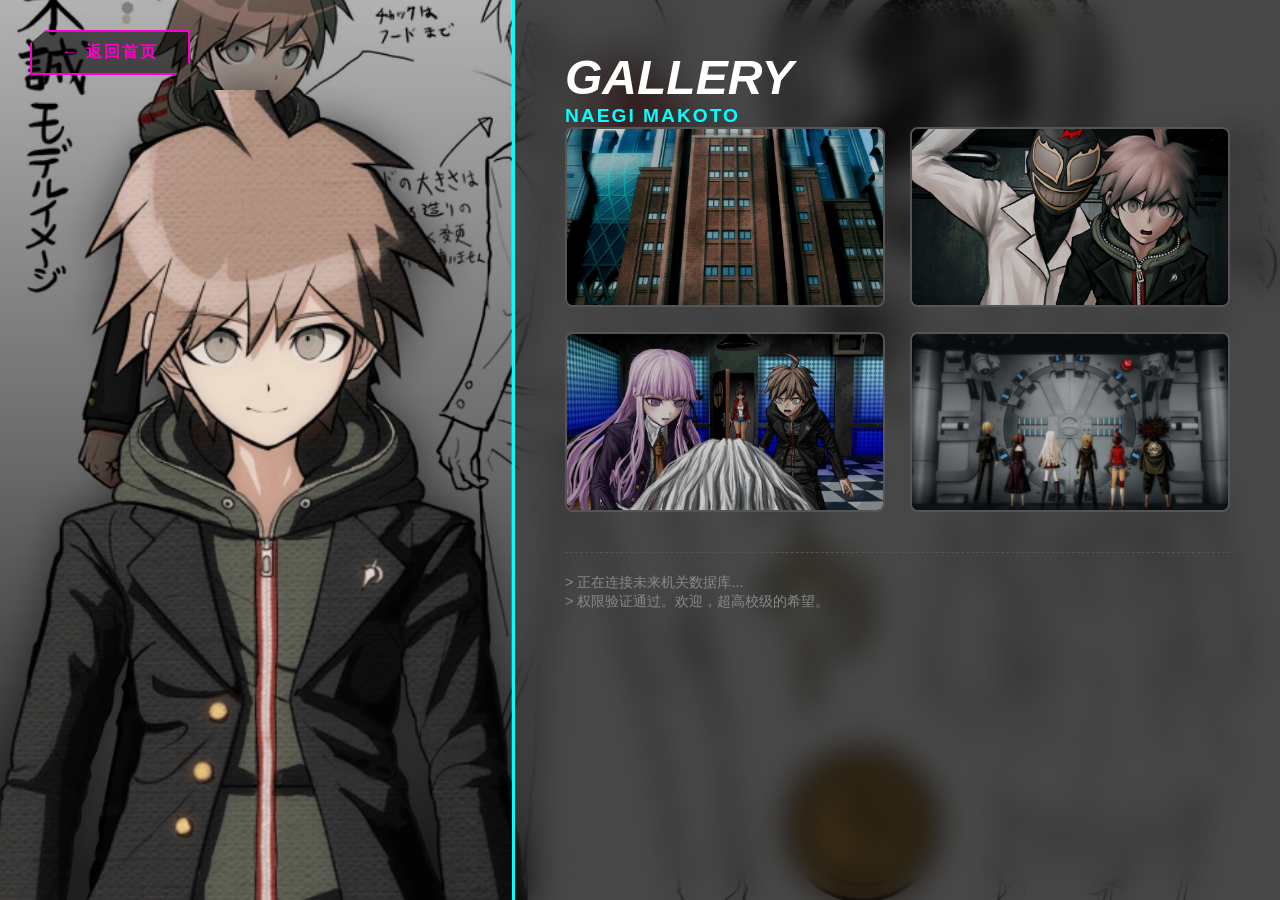
<file: html/naegi_gallery.html>
<!DOCTYPE html>
<html lang="zh-CN">
<head>
    <meta charset="UTF-8">
    <meta name="viewport" content="width=device-width, initial-scale=1.0">
    <title>苗木诚 - 专属影像档案</title>
    <style>
        /* ================= 全局设定 ================= */
        * { margin: 0; padding: 0; box-sizing: border-box; }
        
        body {
            font-family: "Microsoft YaHei", sans-serif;
            overflow: hidden;
            height: 100vh;
            color: #fff;
            
            /* 🟢 修改点：背景路径 */
            background: url('../images/bg06.jpg') no-repeat center center fixed;
            background-size: cover;
        }

        :root {
            --dangan-pink: #ff00cc;
            --dangan-blue: #00ffff;
        }

        .overlay {
            position: absolute; top:0; left:0; width:100%; height:100%;
            background: rgba(0,0,0,0.3); 
            z-index: 0;
            pointer-events: none;
        }

        .main-layout {
            display: flex;
            width: 100%;
            height: 100%;
            position: relative;
            z-index: 1;
        }

        /* ================= 左侧：人物展示区 ================= */
        .gallery-left {
            width: 40%;
            position: relative;
            display: flex;
            align-items: flex-end;
            justify-content: center;
            background: linear-gradient(to top, rgba(0,0,0,0.8), transparent);
            border-right: 1px solid rgba(255, 255, 255, 0.2);
        }

        .character-img {
            height: 90%;
            width: auto;
            filter: drop-shadow(0 0 20px rgba(0, 0, 0, 0.5));
            transition: transform 0.5s cubic-bezier(0.175, 0.885, 0.32, 1.275);
            transform: translateX(-50px); 
            opacity: 0;
            animation: slideInLeft 0.8s forwards 0.3s;
        }

        .character-img:hover {
            transform: scale(1.03) !important;
        }

        .deco-text {
            position: absolute;
            bottom: 20px; left: 20px;
            font-size: 5rem;
            font-weight: 900;
            color: rgba(255, 255, 255, 0.1);
            z-index: -1;
            font-style: italic;
            pointer-events: none;
        }

        .back-btn {
            position: absolute;
            top: 30px; left: 30px;
            padding: 10px 30px;
            background: rgba(0, 0, 0, 0.6);
            border: 2px solid var(--dangan-pink);
            color: var(--dangan-pink);
            text-decoration: none;
            font-weight: bold;
            font-size: 1rem;
            text-transform: uppercase;
            letter-spacing: 2px;
            transition: 0.3s;
            clip-path: polygon(10% 0, 100% 0, 100% 70%, 90% 100%, 0 100%, 0 30%);
        }

        .back-btn:hover {
            background: var(--dangan-pink);
            color: #fff;
            box-shadow: 0 0 20px var(--dangan-pink);
        }

        /* ================= 右侧：画廊滚动区 ================= */
        .gallery-right {
            width: 60%;
            padding: 50px;
            overflow-y: auto;
            background: rgba(0, 0, 0, 0.6);
            backdrop-filter: blur(15px);
            border-left: 3px solid var(--dangan-blue);
        }

        .gallery-header h1 {
            font-size: 3rem;
            font-weight: 900;
            font-style: italic;
            background: linear-gradient(120deg, #fff 30%, #00ff00 50%, #fff 70%);
            background-size: 200% auto;
            color: transparent;
            -webkit-background-clip: text;
            background-clip: text;
            animation: shineHope 3s linear infinite;
        }

        .gallery-header span {
            color: var(--dangan-blue);
            font-weight: bold;
            font-size: 1.2rem;
            letter-spacing: 2px;
            animation: breath 2s infinite alternate;
        }

        @keyframes shineHope { to { background-position: 200% center; } }
        @keyframes breath {
            from { opacity: 0.6; text-shadow: 0 0 5px var(--dangan-blue); }
            to { opacity: 1; text-shadow: 0 0 15px var(--dangan-blue); }
        }

        .gallery-grid {
            display: grid;
            grid-template-columns: repeat(auto-fill, minmax(240px, 1fr));
            gap: 25px;
        }

        .gallery-item {
            height: 180px;
            border: 2px solid #555;
            border-radius: 8px;
            overflow: hidden;
            position: relative;
            background: #000;
            transition: 0.3s;
            opacity: 0;
            animation: fadeInUp 0.6s forwards;
        }

        .gallery-item:nth-child(1) { animation-delay: 0.4s; }
        .gallery-item:nth-child(2) { animation-delay: 0.5s; }
        .gallery-item:nth-child(3) { animation-delay: 0.6s; }
        .gallery-item:nth-child(4) { animation-delay: 0.7s; }

        .gallery-item:hover {
            border-color: var(--dangan-blue);
            transform: translateY(-5px);
            box-shadow: 0 5px 20px rgba(0, 255, 255, 0.3);
        }

        .gallery-item img {
            width: 100%;
            height: 100%;
            object-fit: cover;
            transition: 0.5s;
            opacity: 0.8;
        }

        .gallery-item:hover img {
            transform: scale(1.1);
            opacity: 1;
        }

        ::-webkit-scrollbar { width: 10px; }
        ::-webkit-scrollbar-track { background: rgba(0,0,0,0.3); }
        ::-webkit-scrollbar-thumb { background: var(--dangan-pink); border-radius: 5px; }

        @keyframes slideInLeft {
            from { transform: translateX(-50px); opacity: 0; }
            to { transform: translateX(0); opacity: 1; }
        }
        @keyframes fadeInUp {
            from { transform: translateY(20px); opacity: 0; }
            to { transform: translateY(0); opacity: 1; }
        }
		
        #particles {
            position: fixed; top: 0; left: 0; width: 100%; height: 100%;
            pointer-events: none; z-index: 0; 
        }
        .particle {
            position: absolute;
            animation: floatUpSlow 8s linear infinite;
            opacity: 0.5;
            text-shadow: 0 0 5px rgba(255, 255, 255, 0.5);
        }
        @keyframes floatUpSlow {
            0% { transform: translateY(100vh) scale(0.8); opacity: 0; }
            20% { opacity: 0.6; }
            80% { opacity: 0.6; }
            100% { transform: translateY(-10vh) scale(1.2); opacity: 0; }
        }
    </style>
</head>
<body>
    <div id="particles"></div> 
    <div class="overlay"></div>

    <div class="main-layout">
        <div class="gallery-left">
            <a href="index.html#naegi" class="back-btn">← 返回首页</a>
            
            <img src="../images/img001.jpg" alt="苗木诚" class="character-img">
            
            <div class="deco-text">HOPE</div>
        </div>

        <div class="gallery-right">
            <div class="gallery-header">
                <h1>GALLERY</h1>
                <span>NAEGI MAKOTO</span>
            </div>

            <div class="gallery-grid">
                <div class="gallery-item"><img src="../images/img020.jpg" alt="插图"></div>
                <div class="gallery-item"><img src="../images/img021.jpg" alt="插图"></div>
                <div class="gallery-item"><img src="../images/img022.jpg" alt="插图"></div>
                <div class="gallery-item"><img src="../images/img023.jpg" alt="插图"></div>
            </div>

            <div style="margin-top: 40px; border-top: 1px dashed #555; padding-top: 20px; color: #888; font-size: 0.9rem;">
                <p>> 正在连接未来机关数据库...</p>
                <p>> 权限验证通过。欢迎，超高校级的希望。</p>
            </div>
        </div>
    </div>
	
	<script>
	        const particlesContainer = document.getElementById('particles');
	        const symbols = ['🍀', '🌱', '✨', '🕊️']; 
	
	        function createParticle() {
	            const span = document.createElement('span');
	            span.classList.add('particle');
	            span.innerText = symbols[Math.floor(Math.random() * symbols.length)];
	            span.style.left = Math.random() * 100 + 'vw';
	            span.style.fontSize = (Math.random() * 20 + 20) + 'px'; 
	            span.style.animationDuration = (Math.random() * 4 + 6) + 's'; 
	            particlesContainer.appendChild(span);
	            setTimeout(() => { span.remove(); }, 12000);
	        }
	        setInterval(createParticle, 800); 
	    </script>
</body>
</html>
</file>
<file: css/style.css>
/* =========================================
   DANGANRONPA - 苹果风格高级界面
   ========================================= */

/* ==================== 性能优化 ==================== */
/* GPU 加速 */
.gpu-accelerated {
    transform: translateZ(0);
    will-change: transform;
    backface-visibility: hidden;
}

/* 图片优化 */
img {
    max-width: 100%;
    height: auto;
    image-rendering: -webkit-optimize-contrast;
}

/* 视频优化 */
video {
    max-width: 100%;
    height: auto;
}

/* 减少重绘重排 */
.standing-section,
.game-img-box,
.video-box,
.audio-box,
.story-card,
.trial-card,
.series-card {
    contain: layout style;
}

/* ==================== 基础重置 ==================== */
* {
    margin: 0;
    padding: 0;
    box-sizing: border-box;
    cursor: none;
}

*::selection {
    background: rgba(255, 0, 204, 0.4);
    color: #fff;
}

:root {
    --dangan-pink: #ff00cc;
    --dangan-blue: #00ffff;
    --dangan-green: #00ff88;
    --glass-bg: rgba(255, 255, 255, 0.08);
    --glass-border: rgba(255, 255, 255, 0.15);
    --glass-shadow: 0 8px 32px rgba(0, 0, 0, 0.4);
}

html {
    scroll-behavior: smooth;
    font-size: 16px;
    scrollbar-width: thin;
    scrollbar-color: var(--dangan-pink) transparent;
}

body {
    font-family: -apple-system, BlinkMacSystemFont, "SF Pro Display", "SF Pro Text", "Helvetica Neue", "Microsoft YaHei", sans-serif;
    background: #000;
    color: #f5f5f7;
    line-height: 1.6;
    overflow-x: hidden;
    -webkit-font-smoothing: antialiased;
    cursor: none;
}

/* 恢复默认光标 for 触屏设备 */
@media (hover: none) {
    body, a, button {
        cursor: auto !important;
    }
}

/* 动态渐变背景 */
body::before {
    content: '';
    position: fixed;
    inset: -50%;
    width: 200%;
    height: 200%;
    background:
        radial-gradient(ellipse 60% 40% at 20% 30%, rgba(255, 0, 204, 0.2) 0%, transparent 60%),
        radial-gradient(ellipse 50% 50% at 80% 20%, rgba(0, 255, 255, 0.15) 0%, transparent 50%),
        radial-gradient(ellipse 40% 60% at 60% 80%, rgba(139, 92, 246, 0.15) 0%, transparent 50%),
        radial-gradient(ellipse 50% 40% at 30% 70%, rgba(0, 255, 136, 0.1) 0%, transparent 50%);
    animation: bgFlow 20s ease-in-out infinite;
    pointer-events: none;
    z-index: -1;
}

@keyframes bgFlow {
    0% {
        transform: translate(0, 0) rotate(0deg);
    }
    25% {
        transform: translate(-5%, 3%) rotate(2deg);
    }
    50% {
        transform: translate(3%, -5%) rotate(-1deg);
    }
    75% {
        transform: translate(-3%, -3%) rotate(1deg);
    }
    100% {
        transform: translate(0, 0) rotate(0deg);
    }
}

/* ==================== 自定义滚动条 ==================== */
::-webkit-scrollbar {
    width: 8px;
}
::-webkit-scrollbar-track {
    background: transparent;
}
::-webkit-scrollbar-thumb {
    background: linear-gradient(180deg, var(--dangan-pink), var(--dangan-blue));
    border-radius: 4px;
    transition: background 0.3s ease;
}
::-webkit-scrollbar-thumb:hover {
    background: linear-gradient(180deg, var(--dangan-blue), var(--dangan-green));
    box-shadow: 0 0 10px var(--dangan-blue);
}

/* ==================== 全局霓虹光带 ==================== */
body::after {
    content: '';
    position: fixed;
    top: 0;
    left: -100%;
    width: 100%;
    height: 2px;
    background: linear-gradient(90deg,
        transparent,
        var(--dangan-pink),
        var(--dangan-blue),
        var(--dangan-green),
        var(--dangan-pink),
        transparent);
    animation: neonScan 4s linear infinite;
    z-index: 9999;
    box-shadow: 0 0 15px var(--dangan-pink), 0 0 30px var(--dangan-blue);
}

@keyframes neonScan {
    0% { left: -100%; }
    100% { left: 100%; }
}

/* ==================== 角色卡片悬停彩虹边框 ==================== */
.standing-section:hover {
    animation: rainbowBorder 2s linear infinite;
}

@keyframes rainbowBorder {
    0% { border-color: #ff00cc; }
    16% { border-color: #ff6b6b; }
    33% { border-color: #ffd93d; }
    50% { border-color: #00ff88; }
    66% { border-color: #00ffff; }
    83% { border-color: #8b5cf6; }
    100% { border-color: #ff00cc; }
}

/* ==================== 导航栏 - 毛玻璃效果 ==================== */
nav {
    position: fixed;
    top: 0;
    left: 0;
    right: 0;
    z-index: 1000;
    padding: 0 50px;
    height: 60px;
    display: flex;
    justify-content: space-between;
    align-items: center;
    background: rgba(0, 0, 0, 0.72);
    backdrop-filter: saturate(180%) blur(20px);
    -webkit-backdrop-filter: saturate(180%) blur(20px);
    border-bottom: 1px solid rgba(255, 255, 255, 0.08);
    transition: all 0.3s ease;
}

nav.scrolled {
    background: rgba(0, 0, 0, 0.92);
    box-shadow: 0 4px 30px rgba(0, 0, 0, 0.5);
}

/* 导航栏底部霓虹流动光 */
nav::after {
    content: '';
    position: absolute;
    bottom: 0;
    left: 0;
    width: 200%;
    height: 2px;
    background: linear-gradient(90deg,
        transparent 0%,
        var(--dangan-pink) 25%,
        var(--dangan-blue) 50%,
        var(--dangan-green) 75%,
        transparent 100%);
    animation: navGlow 3s linear infinite;
}

@keyframes navGlow {
    0% { transform: translateX(-50%); }
    100% { transform: translateX(0%); }
}

nav .logo {
    font-size: 1.4rem;
    font-weight: 700;
    letter-spacing: 3px;
    background: linear-gradient(90deg, var(--dangan-pink), var(--dangan-blue));
    -webkit-background-clip: text;
    background-clip: text;
    color: transparent;
    background-size: 200% 100%;
    animation: logoGradient 3s ease infinite;
}

@keyframes logoGradient {
    0% { background-position: 0% 50%; }
    50% { background-position: 100% 50%; }
    100% { background-position: 0% 50%; }
}

nav ul {
    list-style: none;
    display: flex;
    gap: 40px;
}

nav a {
    color: #f5f5f7;
    text-decoration: none;
    font-size: 0.9rem;
    font-weight: 500;
    opacity: 0.8;
    transition: opacity 0.3s ease;
    position: relative;
}

nav a::after {
    content: '';
    position: absolute;
    bottom: -4px;
    left: 0;
    width: 0;
    height: 2px;
    background: var(--dangan-pink);
    transition: width 0.3s ease;
}

nav a:hover {
    opacity: 1;
    color: var(--dangan-pink);
    text-shadow: 0 0 10px var(--dangan-pink);
}

nav a:hover::after {
    width: 100%;
    box-shadow: 0 0 10px var(--dangan-pink);
}

/* ==================== Hero 区域 - 全屏视差 ==================== */
.hero-section {
    position: relative;
    height: 100vh;
    min-height: 700px;
    display: flex;
    align-items: center;
    justify-content: center;
    overflow: hidden;
    background: #000;
}

.hero-section::after {
    content: '';
    position: absolute;
    bottom: 0;
    left: 0;
    right: 0;
    height: 250px;
    background: linear-gradient(transparent, #000);
    z-index: 5;
    pointer-events: none;
}

.hero-section::before {
    content: '';
    position: absolute;
    inset: 0;
    background: radial-gradient(ellipse at center, transparent 0%, rgba(0,0,0,0.4) 100%);
    z-index: 4;
    pointer-events: none;
}

.scene {
    position: absolute;
    inset: 0;
    perspective: 1500px;
    overflow: hidden;
    cursor: pointer;
}

.scene:hover .carousel-face {
    filter: brightness(0.45) saturate(1.5);
}

.carousel {
    width: 100%;
    height: 100%;
    position: absolute;
    transform-style: preserve-3d;
    transition: transform 1.2s cubic-bezier(0.25, 0.46, 0.45, 0.94);
    transform: translateZ(-50vw);
}

.carousel-face {
    position: absolute;
    width: 100%;
    height: 100%;
    backface-visibility: hidden;
    filter: brightness(0.35) saturate(1.4);
    transition: filter 0.5s ease;
}

.carousel-face img {
    width: 100%;
    height: 100%;
    object-fit: cover;
}

.face-1 { transform: rotateY(0deg) translateZ(50vw); }
.face-2 { transform: rotateY(90deg) translateZ(50vw); }
.face-3 { transform: rotateY(180deg) translateZ(50vw); }
.face-4 { transform: rotateY(270deg) translateZ(50vw); }

/* Hero 内容层 */
.hero-content {
    position: relative;
    z-index: 10;
    text-align: center;
    padding: 0 20px;
}

.hero-content h1 {
    font-size: clamp(3rem, 8vw, 6rem);
    font-weight: 800;
    letter-spacing: -2px;
    line-height: 1.1;
    margin-bottom: 30px;
    background: linear-gradient(90deg,
        #fff 0%,
        var(--dangan-pink) 20%,
        #fff 40%,
        var(--dangan-blue) 60%,
        #fff 80%,
        var(--dangan-pink) 100%);
    background-size: 200% auto;
    -webkit-background-clip: text;
    background-clip: text;
    color: transparent;
    animation: heroFadeIn 1.5s ease-out, heroTitleGlow 3s linear infinite;
    position: relative;
}

@keyframes heroTitleGlow {
    0% { background-position: 0% center; filter: drop-shadow(0 0 20px rgba(255, 0, 204, 0.5)); }
    50% { background-position: 200% center; filter: drop-shadow(0 0 40px rgba(0, 255, 255, 0.5)); }
    100% { background-position: 400% center; filter: drop-shadow(0 0 20px rgba(255, 0, 204, 0.5)); }
}

.hero-content h1::after {
    content: '';
    position: absolute;
    bottom: -15px;
    left: 50%;
    transform: translateX(-50%);
    width: 120px;
    height: 3px;
    background: linear-gradient(90deg, var(--dangan-pink), var(--dangan-blue), var(--dangan-green));
    background-size: 200% 100%;
    border-radius: 2px;
    animation: heroFadeIn 1.5s ease-out 0.5s backwards, titleLine 2s linear infinite;
}

@keyframes titleLine {
    0% { background-position: 0% 0%; }
    100% { background-position: 200% 0%; }
}

.hero-content .subtitle {
    font-size: clamp(1.2rem, 3vw, 1.8rem);
    font-weight: 400;
    color: rgba(255, 255, 255, 0.8);
    margin-bottom: 50px;
    animation: heroFadeIn 1.5s ease-out 0.3s backwards;
    letter-spacing: 2px;
    min-height: 2em;
    text-shadow: 0 0 15px rgba(255, 0, 204, 0.3);
}

.hero-content .cta-btn {
    display: inline-block;
    padding: 18px 48px;
    font-size: 1.1rem;
    font-weight: 600;
    color: #fff;
    background: linear-gradient(135deg, var(--dangan-pink), #8b5cf6);
    border: none;
    border-radius: 50px;
    cursor: pointer;
    text-decoration: none;
    transition: all 0.4s cubic-bezier(0.25, 0.46, 0.45, 0.94);
    box-shadow:
        0 4px 30px rgba(255, 0, 204, 0.4),
        inset 0 1px 0 rgba(255, 255, 255, 0.2);
    animation: heroFadeIn 1.5s ease-out 0.6s backwards;
    position: relative;
    overflow: hidden;
    background-size: 200% 200%;
    animation: heroFadeIn 1.5s ease-out 0.6s backwards, btnGradient 3s ease infinite;
}

@keyframes btnGradient {
    0% { background-position: 0% 50%; }
    50% { background-position: 100% 50%; }
    100% { background-position: 0% 50%; }
}

.hero-content .cta-btn::before {
    content: '';
    position: absolute;
    inset: -2px;
    background: linear-gradient(90deg,
        var(--dangan-pink),
        var(--dangan-blue),
        var(--dangan-green),
        var(--dangan-pink));
    background-size: 300% 100%;
    border-radius: 50px;
    z-index: -1;
    animation: btnBorderGlow 2s linear infinite;
    opacity: 0;
    transition: opacity 0.3s ease;
}

.hero-content .cta-btn:hover::before {
    opacity: 1;
}

@keyframes btnBorderGlow {
    0% { background-position: 0% 50%; }
    100% { background-position: 300% 50%; }
}

.hero-content .cta-btn:hover {
    transform: translateY(-3px) scale(1.02);
    box-shadow:
        0 8px 40px rgba(255, 0, 204, 0.6),
        0 0 20px rgba(255, 0, 204, 0.4),
        inset 0 1px 0 rgba(255, 255, 255, 0.3);
}

.hero-content .scroll-hint {
    position: absolute;
    bottom: -180px;
    left: 50%;
    transform: translateX(-50%);
    display: flex;
    flex-direction: column;
    align-items: center;
    gap: 10px;
    color: rgba(255, 255, 255, 0.5);
    font-size: 0.8rem;
    animation: scrollBounce 2s ease-in-out infinite;
    letter-spacing: 2px;
    text-shadow: 0 0 10px rgba(255, 0, 204, 0.3);
}

.scroll-hint .mouse {
    width: 26px;
    height: 40px;
    border: 2px solid rgba(255, 255, 255, 0.4);
    border-radius: 13px;
    position: relative;
    box-shadow: 0 0 10px rgba(255, 0, 204, 0.2);
}

.scroll-hint .mouse::before {
    content: '';
    position: absolute;
    top: 8px;
    left: 50%;
    transform: translateX(-50%);
    width: 4px;
    height: 10px;
    background: var(--dangan-pink);
    border-radius: 2px;
    animation: mouseScroll 1.5s ease-in-out infinite;
    box-shadow: 0 0 8px var(--dangan-pink);
}

@keyframes heroFadeIn {
    from {
        opacity: 0;
        transform: translateY(40px);
    }
    to {
        opacity: 1;
        transform: translateY(0);
    }
}

@keyframes scrollBounce {
    0%, 100% { transform: translateX(-50%) translateY(0); }
    50% { transform: translateX(-50%) translateY(10px); }
}

@keyframes mouseScroll {
    0% { opacity: 1; transform: translateX(-50%) translateY(0); }
    100% { opacity: 0; transform: translateX(-50%) translateY(12px); }
}

/* ==================== 通用 Section 样式 ==================== */
section {
    padding: 120px 0;
    position: relative;
    overflow: hidden;
}

.container {
    max-width: 1200px;
    margin: 0 auto;
    padding: 0 40px;
    position: relative;
    z-index: 1;
}

/* Section 标题 - 苹果风格 */
.section-header {
    text-align: center;
    margin-bottom: 80px;
}

.section-header h2 {
    font-size: clamp(2.5rem, 5vw, 4rem);
    font-weight: 700;
    letter-spacing: -1px;
    margin-bottom: 16px;
    background: linear-gradient(90deg,
        #fff 0%,
        var(--dangan-pink) 25%,
        var(--dangan-blue) 50%,
        var(--dangan-green) 75%,
        #fff 100%);
    background-size: 200% auto;
    -webkit-background-clip: text;
    background-clip: text;
    color: transparent;
    animation: titleShine 4s linear infinite;
}

@keyframes titleShine {
    0% { background-position: 0% center; }
    100% { background-position: 200% center; }
}

.section-header .en-label {
    font-size: 0.85rem;
    font-weight: 500;
    color: var(--dangan-pink);
    letter-spacing: 6px;
    text-transform: uppercase;
    margin-bottom: 12px;
    display: block;
    text-shadow: 0 0 10px var(--dangan-pink), 0 0 20px var(--dangan-pink);
    animation: labelPulse 2s ease-in-out infinite alternate;
}

@keyframes labelPulse {
    0% {
        text-shadow: 0 0 5px var(--dangan-pink), 0 0 10px var(--dangan-pink);
        opacity: 0.8;
    }
    100% {
        text-shadow: 0 0 10px var(--dangan-pink), 0 0 25px var(--dangan-pink), 0 0 40px var(--dangan-pink);
        opacity: 1;
    }
}

/* ==================== 背景介绍 - 毛玻璃卡片 ==================== */
.story-section {
    background: linear-gradient(180deg,
        rgba(10, 0, 20, 0.9) 0%,
        rgba(0, 5, 15, 0.95) 50%,
        rgba(5, 0, 20, 0.9) 100%);
    position: relative;
}

.story-section::before {
    content: '';
    position: absolute;
    top: 0;
    left: 0;
    right: 0;
    height: 1px;
    background: linear-gradient(90deg, transparent, rgba(255, 0, 204, 0.5), transparent);
}

.story-box {
    background: linear-gradient(135deg,
        rgba(255, 255, 255, 0.1) 0%,
        rgba(255, 255, 255, 0.05) 100%);
    backdrop-filter: blur(40px);
    -webkit-backdrop-filter: blur(40px);
    border: 1px solid rgba(255, 255, 255, 0.15);
    border-radius: 24px;
    padding: 60px;
    position: relative;
    overflow: hidden;
    box-shadow:
        0 8px 32px rgba(0, 0, 0, 0.4),
        inset 0 1px 0 rgba(255, 255, 255, 0.1);
    transition: all 0.5s ease;
}

.story-box:hover {
    border-color: rgba(255, 0, 204, 0.3);
    box-shadow:
        0 8px 32px rgba(0, 0, 0, 0.4),
        inset 0 1px 0 rgba(255, 255, 255, 0.1),
        0 0 30px rgba(255, 0, 204, 0.1);
}

.story-box::before {
    content: '';
    position: absolute;
    top: 0;
    left: 0;
    right: 0;
    height: 1px;
    background: linear-gradient(90deg, transparent, var(--dangan-pink), transparent);
}

.story-box p {
    font-size: 1.15rem;
    line-height: 2;
    color: rgba(255, 255, 255, 0.85);
    text-indent: 2em;
    margin-bottom: 24px;
    transition: color 0.3s ease, text-shadow 0.3s ease;
}

.story-box p:hover {
    color: rgba(255, 255, 255, 1);
    text-shadow: 0 0 5px rgba(255, 255, 255, 0.3);
}

.story-box p:last-child {
    margin-bottom: 0;
}

/* ==================== 游戏玩法 - 左右分栏 ==================== */
.gameplay-section {
    background: linear-gradient(180deg,
        rgba(0, 5, 15, 0.95) 0%,
        rgba(10, 0, 25, 0.9) 50%,
        rgba(0, 5, 15, 0.95) 100%);
    position: relative;
}

.gameplay-section::before {
    content: '';
    position: absolute;
    top: 0;
    left: 0;
    right: 0;
    height: 1px;
    background: linear-gradient(90deg, transparent, rgba(0, 255, 255, 0.5), transparent);
}

.gameplay-content {
    display: grid;
    grid-template-columns: 1fr 1fr;
    gap: 60px;
    align-items: center;
    position: relative;
}

.game-text-box {
    padding: 40px;
    background: linear-gradient(135deg,
        rgba(255, 255, 255, 0.1) 0%,
        rgba(255, 255, 255, 0.05) 100%);
    backdrop-filter: blur(30px);
    -webkit-backdrop-filter: blur(30px);
    border: 1px solid rgba(255, 255, 255, 0.15);
    border-radius: 20px;
    box-shadow:
        0 8px 32px rgba(0, 0, 0, 0.3),
        inset 0 1px 0 rgba(255, 255, 255, 0.1);
    transition: all 0.5s ease;
}

.game-text-box:hover {
    border-color: rgba(0, 255, 255, 0.3);
    box-shadow:
        0 8px 32px rgba(0, 0, 0, 0.3),
        inset 0 1px 0 rgba(255, 255, 255, 0.1),
        0 0 30px rgba(0, 255, 255, 0.1);
}

.game-text-box h3 {
    font-size: 1.8rem;
    font-weight: 700;
    margin-bottom: 24px;
    color: #fff;
    text-shadow: 0 0 20px rgba(255, 255, 255, 0.2);
}

.game-text-box .highlight {
    display: inline-block;
    padding: 4px 12px;
    background: linear-gradient(135deg, var(--dangan-pink), #8b5cf6);
    border-radius: 6px;
    font-size: 0.9em;
    margin-left: 8px;
    vertical-align: middle;
}

.game-text-box p {
    font-size: 1.05rem;
    color: rgba(255, 255, 255, 0.75);
    line-height: 1.8;
    margin-bottom: 20px;
    transition: color 0.3s ease;
}

.game-text-box p:hover {
    color: rgba(255, 255, 255, 0.95);
}

.game-img-box {
    position: relative;
    border-radius: 20px;
    overflow: hidden;
    box-shadow:
        0 20px 60px rgba(255, 0, 204, 0.2),
        0 0 0 1px rgba(255, 255, 255, 0.1);
    transition: transform 0.5s cubic-bezier(0.25, 0.46, 0.45, 0.94);
}

.game-img-box:hover {
    transform: scale(1.02) translateY(-5px);
    box-shadow:
        0 30px 80px rgba(255, 0, 204, 0.3),
        0 0 0 1px rgba(255, 255, 255, 0.15),
        0 0 40px rgba(255, 0, 204, 0.2);
}

.game-img-box img {
    width: 100%;
    height: auto;
    display: block;
}

.img-caption {
    position: absolute;
    bottom: 20px;
    right: 20px;
    padding: 10px 24px;
    background: rgba(0, 0, 0, 0.7);
    backdrop-filter: blur(10px);
    -webkit-backdrop-filter: blur(10px);
    border: 1px solid var(--dangan-pink);
    border-radius: 30px;
    color: var(--dangan-pink);
    font-weight: 600;
    font-size: 0.85rem;
    letter-spacing: 2px;
    box-shadow: 0 4px 20px rgba(255, 0, 204, 0.3);
    animation: captionPulse 2s ease-in-out infinite alternate;
    transition: all 0.3s ease;
}

.img-caption:hover {
    transform: scale(1.05);
    background: rgba(255, 0, 204, 0.2);
}

@keyframes captionPulse {
    0% {
        box-shadow: 0 4px 20px rgba(255, 0, 204, 0.3);
        text-shadow: 0 0 5px rgba(255, 0, 204, 0.5);
    }
    100% {
        box-shadow: 0 4px 30px rgba(255, 0, 204, 0.5), 0 0 15px rgba(255, 0, 204, 0.3);
        text-shadow: 0 0 10px rgba(255, 0, 204, 0.8);
    }
}

/* ==================== 角色区域 - 精美卡片 ==================== */
.char-section {
    background: linear-gradient(180deg,
        rgba(5, 0, 20, 0.9) 0%,
        rgba(15, 0, 30, 0.85) 50%,
        rgba(5, 0, 20, 0.9) 100%);
    position: relative;
}

.char-section::before {
    content: '';
    position: absolute;
    top: 0;
    left: 0;
    right: 0;
    height: 1px;
    background: linear-gradient(90deg, transparent, rgba(139, 92, 246, 0.5), transparent);
}

.char-modules-wrapper {
    display: flex;
    flex-direction: column;
    gap: 40px;
    position: relative;
}

.standing-section {
    background: linear-gradient(135deg,
        rgba(255, 255, 255, 0.08) 0%,
        rgba(255, 255, 255, 0.03) 100%);
    backdrop-filter: blur(40px);
    -webkit-backdrop-filter: blur(40px);
    border: 1px solid rgba(255, 255, 255, 0.12);
    border-radius: 24px;
    padding: 40px;
    transition: all 0.5s cubic-bezier(0.25, 0.46, 0.45, 0.94);
    position: relative;
    overflow: hidden;
    box-shadow:
        0 8px 32px rgba(0, 0, 0, 0.4),
        inset 0 1px 0 rgba(255, 255, 255, 0.08);
}

/* 角色卡片动态流光边框 */
.standing-section::after {
    content: '';
    position: absolute;
    inset: 0;
    border-radius: 24px;
    padding: 1px;
    background: linear-gradient(var(--angle, 0deg),
        var(--dangan-pink),
        var(--dangan-blue),
        var(--dangan-green),
        var(--dangan-pink));
    -webkit-mask: linear-gradient(#fff 0 0) content-box, linear-gradient(#fff 0 0);
    mask: linear-gradient(#fff 0 0) content-box, linear-gradient(#fff 0 0);
    -webkit-mask-composite: xor;
    mask-composite: exclude;
    opacity: 0;
    transition: opacity 0.5s ease;
    animation: borderRotate 4s linear infinite;
    pointer-events: none;
}

@property --angle {
    syntax: '<angle>';
    initial-value: 0deg;
    inherits: false;
}

@keyframes borderRotate {
    to { --angle: 360deg; }
}

.standing-section:hover::after {
    opacity: 1;
}

.standing-section::before {
    content: '';
    position: absolute;
    top: 0;
    left: 0;
    right: 0;
    height: 1px;
    background: linear-gradient(90deg, transparent, var(--dangan-blue), transparent);
    opacity: 0;
    transition: opacity 0.5s ease;
}

.standing-section:hover {
    transform: translateY(-8px);
    border-color: rgba(255, 255, 255, 0.2);
    box-shadow:
        0 25px 60px rgba(0, 0, 0, 0.5),
        0 0 40px rgba(255, 0, 204, 0.15);
}

.standing-section:hover::before {
    opacity: 1;
}

.standing-container {
    display: flex;
    align-items: center;
    gap: 60px;
    position: relative;
    z-index: 1;
}

/* 角色图片区域 */
.art-display {
    flex-shrink: 0;
    position: relative;
}

.art-display a {
    display: block;
    position: relative;
    border-radius: 16px;
    overflow: hidden;
    transition: all 0.5s ease;
}

.art-display a:hover {
    transform: scale(1.02);
}

.art-display img {
    height: 480px;
    width: auto;
    display: block;
    transition: all 0.6s cubic-bezier(0.25, 0.46, 0.45, 0.94);
    filter: drop-shadow(0 20px 40px rgba(0, 0, 0, 0.5));
}

.art-display:hover img {
    transform: scale(1.03);
    filter:
        drop-shadow(0 20px 40px rgba(0, 0, 0, 0.5))
        drop-shadow(0 0 20px rgba(255, 0, 204, 0.4))
        drop-shadow(0 0 40px rgba(0, 255, 255, 0.2));
}

.click-hint {
    position: absolute;
    inset: 0;
    display: flex;
    align-items: center;
    justify-content: center;
    background: rgba(0, 0, 0, 0.7);
    backdrop-filter: blur(8px);
    -webkit-backdrop-filter: blur(8px);
    color: #fff;
    font-size: 1.1rem;
    font-weight: 600;
    opacity: 0;
    transition: opacity 0.4s ease;
    border-radius: 16px;
}

.art-display:hover .click-hint {
    opacity: 1;
}

/* 角色信息区域 */
.art-controls {
    flex: 1;
}

.art-controls h3 {
    font-size: 2.8rem;
    font-weight: 700;
    letter-spacing: -1px;
    margin-bottom: 12px;
    background: linear-gradient(90deg,
        #fff 0%,
        var(--dangan-pink) 50%,
        #fff 100%);
    background-size: 200% auto;
    -webkit-background-clip: text;
    background-clip: text;
    color: transparent;
    animation: charNameGlow 3s linear infinite;
}

@keyframes charNameGlow {
    0% { background-position: 0% center; }
    100% { background-position: 200% center; }
}

.tag {
    display: inline-block;
    padding: 6px 16px;
    background: linear-gradient(135deg, var(--dangan-blue), var(--dangan-green));
    color: #000;
    font-size: 0.85rem;
    font-weight: 600;
    border-radius: 20px;
    margin-bottom: 24px;
    box-shadow: 0 4px 15px rgba(0, 255, 255, 0.3);
    background-size: 200% 200%;
    animation: tagGradient 3s ease infinite;
    transition: all 0.3s ease;
}

.tag:hover {
    transform: scale(1.05);
    box-shadow: 0 4px 25px rgba(0, 255, 255, 0.5), 0 0 20px rgba(0, 255, 136, 0.4);
}

@keyframes tagGradient {
    0% { background-position: 0% 50%; }
    50% { background-position: 100% 50%; }
    100% { background-position: 0% 50%; }
}

/* 电子档案卡片 */
.bio-data {
    background: linear-gradient(135deg,
        rgba(255, 255, 255, 0.08) 0%,
        rgba(255, 255, 255, 0.03) 100%);
    backdrop-filter: blur(20px);
    -webkit-backdrop-filter: blur(20px);
    border: 1px solid rgba(255, 255, 255, 0.12);
    border-radius: 16px;
    padding: 24px;
    margin-bottom: 24px;
    box-shadow: 0 8px 32px rgba(0, 0, 0, 0.3);
    position: relative;
    overflow: hidden;
    transition: all 0.3s ease;
}

.bio-data:hover {
    border-color: rgba(0, 255, 255, 0.3);
    box-shadow: 0 8px 32px rgba(0, 0, 0, 0.3), 0 0 20px rgba(0, 255, 255, 0.1);
}

.bio-data::before {
    content: '';
    position: absolute;
    top: 0;
    left: -100%;
    width: 100%;
    height: 100%;
    background: linear-gradient(90deg,
        transparent,
        rgba(255, 0, 204, 0.05),
        rgba(0, 255, 255, 0.05),
        transparent);
    animation: bioShine 5s ease-in-out infinite;
}

@keyframes bioShine {
    0% { left: -100%; }
    50% { left: 100%; }
    100% { left: 100%; }
}

.bio-row {
    display: flex;
    align-items: flex-start;
    margin-bottom: 12px;
}

.bio-row:last-child {
    margin-bottom: 0;
}

.bio-label {
    color: var(--dangan-blue);
    font-weight: 600;
    min-width: 60px;
    flex-shrink: 0;
    text-shadow: 0 0 8px rgba(0, 255, 255, 0.3);
}

.bio-value,
.bio-desc {
    color: rgba(255, 255, 255, 0.85);
}

.bio-desc {
    line-height: 1.6;
}

/* 按钮组 */
.btn-group {
    display: flex;
    gap: 12px;
    flex-wrap: wrap;
}

.btn-group button {
    padding: 12px 24px;
    background: rgba(255, 255, 255, 0.08);
    border: 1px solid rgba(255, 255, 255, 0.2);
    border-radius: 30px;
    color: #fff;
    font-size: 0.95rem;
    font-weight: 500;
    cursor: pointer;
    transition: all 0.3s ease;
    backdrop-filter: blur(10px);
    -webkit-backdrop-filter: blur(10px);
    position: relative;
    overflow: hidden;
}

.btn-group button::before {
    content: '';
    position: absolute;
    inset: 0;
    background: linear-gradient(135deg, rgba(255,255,255,0.1), transparent);
    opacity: 0;
    transition: opacity 0.3s ease;
}

.btn-group button:hover::before {
    opacity: 1;
}

.btn-group button:hover {
    background: linear-gradient(135deg, var(--dangan-pink), #8b5cf6);
    border-color: transparent;
    transform: translateY(-2px);
    box-shadow:
        0 4px 20px rgba(255, 0, 204, 0.4),
        0 0 15px rgba(255, 0, 204, 0.3);
}

.btn-group button.active {
    background: linear-gradient(135deg, var(--dangan-pink), #8b5cf6);
    border-color: transparent;
    box-shadow:
        0 4px 20px rgba(255, 0, 204, 0.5),
        0 0 20px rgba(255, 0, 204, 0.4);
    animation: btnPulse 1.5s ease-in-out infinite alternate;
}

@keyframes btnPulse {
    0% { box-shadow: 0 4px 20px rgba(255, 0, 204, 0.5), 0 0 15px rgba(255, 0, 204, 0.3); }
    100% { box-shadow: 0 4px 25px rgba(255, 0, 204, 0.7), 0 0 30px rgba(255, 0, 204, 0.5); }
}

/* ==================== 影音资料 ==================== */
.media-section {
    background: linear-gradient(180deg,
        rgba(5, 0, 20, 0.9) 0%,
        rgba(0, 10, 20, 0.95) 50%,
        rgba(5, 0, 15, 0.9) 100%);
    position: relative;
}

.media-section::before {
    content: '';
    position: absolute;
    top: 0;
    left: 0;
    right: 0;
    height: 1px;
    background: linear-gradient(90deg, transparent, rgba(255, 0, 204, 0.3), transparent);
}

.media-grid {
    display: grid;
    grid-template-columns: repeat(auto-fit, minmax(320px, 1fr));
    gap: 30px;
    position: relative;
}

.video-box,
.audio-box {
    background: linear-gradient(135deg,
        rgba(255, 255, 255, 0.08) 0%,
        rgba(255, 255, 255, 0.03) 100%);
    backdrop-filter: blur(30px);
    -webkit-backdrop-filter: blur(30px);
    border: 1px solid rgba(255, 255, 255, 0.12);
    border-radius: 20px;
    padding: 24px;
    transition: all 0.4s ease;
    box-shadow:
        0 8px 32px rgba(0, 0, 0, 0.3),
        inset 0 1px 0 rgba(255, 255, 255, 0.08);
    position: relative;
    overflow: hidden;
}

.video-box::before,
.audio-box::before {
    content: '';
    position: absolute;
    top: 0;
    left: 0;
    right: 0;
    height: 2px;
    background: linear-gradient(90deg,
        var(--dangan-pink),
        var(--dangan-blue),
        var(--dangan-green));
    background-size: 200% 100%;
    animation: mediaBorder 3s linear infinite;
}

@keyframes mediaBorder {
    0% { background-position: 0% 0%; }
    100% { background-position: 200% 0%; }
}

.video-box:hover,
.audio-box:hover {
    transform: translateY(-8px);
    border-color: rgba(255, 0, 204, 0.3);
    box-shadow:
        0 25px 50px rgba(0, 0, 0, 0.5),
        0 0 30px rgba(255, 0, 204, 0.2);
}

.video-box:hover::before,
.audio-box:hover::before {
    height: 3px;
    box-shadow: 0 0 15px var(--dangan-pink);
}

.video-box h3,
.audio-box h3 {
    font-size: 1.2rem;
    font-weight: 600;
    margin-bottom: 20px;
    color: #fff;
    text-shadow: 0 0 15px rgba(255, 255, 255, 0.2);
}

video {
    width: 100%;
    border-radius: 12px;
    border: none;
    transition: all 0.3s ease;
}

video:hover {
    box-shadow: 0 0 30px rgba(255, 0, 204, 0.3);
}

audio {
    width: 100%;
    filter: invert(100%) hue-rotate(180deg) brightness(1.5);
    border-radius: 8px;
}

/* ==================== Footer ==================== */
footer {
    text-align: center;
    padding: 60px 40px;
    background: linear-gradient(180deg,
        rgba(5, 0, 15, 0.9) 0%,
        rgba(0, 0, 0, 1) 100%);
    border-top: 1px solid rgba(255, 255, 255, 0.08);
    position: relative;
    overflow: hidden;
}

footer::after {
    content: '';
    position: absolute;
    bottom: 0;
    left: 0;
    right: 0;
    height: 2px;
    background: linear-gradient(90deg,
        transparent,
        var(--dangan-pink),
        var(--dangan-blue),
        var(--dangan-green),
        transparent);
    animation: footerGlow 3s linear infinite;
}

@keyframes footerGlow {
    0% { opacity: 0.5; }
    50% { opacity: 1; }
    100% { opacity: 0.5; }
}

footer::before {
    content: '';
    position: absolute;
    top: 0;
    left: 0;
    right: 0;
    height: 1px;
    background: linear-gradient(90deg, transparent, rgba(255, 0, 204, 0.3), transparent);
}

footer p {
    color: rgba(255, 255, 255, 0.4);
    font-size: 0.9rem;
    letter-spacing: 1px;
    transition: color 0.3s ease;
}

footer p:hover {
    color: var(--dangan-pink);
    text-shadow: 0 0 10px var(--dangan-pink);
}

/* ==================== 滚动动画 ==================== */
.reveal {
    opacity: 0;
    transform: translateY(60px);
    transition: all 0.8s cubic-bezier(0.25, 0.46, 0.45, 0.94);
}

.reveal.active {
    opacity: 1;
    transform: translateY(0);
}

.reveal-left {
    opacity: 0;
    transform: translateX(-60px);
    transition: all 0.8s cubic-bezier(0.25, 0.46, 0.45, 0.94);
}

.reveal-left.active {
    opacity: 1;
    transform: translateX(0);
}

.reveal-right {
    opacity: 0;
    transform: translateX(60px);
    transition: all 0.8s cubic-bezier(0.25, 0.46, 0.45, 0.94);
}

.reveal-right.active {
    opacity: 1;
    transform: translateX(0);
}

/* 延迟动画 */
.delay-1 { transition-delay: 0.1s; }
.delay-2 { transition-delay: 0.2s; }
.delay-3 { transition-delay: 0.3s; }
.delay-4 { transition-delay: 0.4s; }

/* 悬停发光效果 */
.reveal:hover {
    filter: drop-shadow(0 0 20px rgba(255, 0, 204, 0.2));
}

/* ==================== 粒子背景 ==================== */
#particles {
    position: fixed;
    inset: 0;
    pointer-events: none;
    z-index: 0;
    overflow: hidden;
}

.particle {
    position: absolute;
    width: 4px;
    height: 4px;
    border-radius: 50%;
    opacity: 0;
    animation: particleFloat 10s linear infinite;
    filter: blur(0.5px);
}

.particle.glow {
    box-shadow:
        0 0 6px 2px currentColor,
        0 0 15px 4px currentColor,
        0 0 30px 6px currentColor;
    filter: blur(0px);
}

@keyframes particleFloat {
    0% {
        opacity: 0;
        transform: translateY(100vh) scale(0) rotate(0deg);
    }
    10% {
        opacity: 0.9;
    }
    25% {
        transform: translateY(75vh) scale(0.8) rotate(90deg);
    }
    50% {
        transform: translateY(50vh) scale(1) rotate(180deg);
    }
    75% {
        transform: translateY(25vh) scale(0.8) rotate(270deg);
    }
    90% {
        opacity: 0.9;
    }
    100% {
        opacity: 0;
        transform: translateY(-10vh) scale(0.5) rotate(360deg);
    }
}

/* ==================== 数字雨画布 ==================== */
#matrix {
    position: fixed;
    top: 0;
    left: 0;
    width: 100%;
    height: 100%;
    pointer-events: none;
    z-index: 0;
    opacity: 0.06;
}

/* ==================== 滚动进度条 ==================== */
#progress-bar {
    position: fixed;
    top: 0;
    left: 0;
    height: 3px;
    background: linear-gradient(90deg, #ff00cc, #00ffff, #00ff88);
    z-index: 10000;
    transition: width 0.1s ease;
    box-shadow: 0 0 10px #ff00cc, 0 0 20px #00ffff;
}

/* ==================== 加载动画 ==================== */
#loader {
    position: fixed;
    inset: 0;
    background: #000;
    z-index: 99999;
    display: flex;
    align-items: center;
    justify-content: center;
    flex-direction: column;
    gap: 20px;
    transition: opacity 0.8s ease, visibility 0.8s ease;
}

/* ==================== 自定义光标 ==================== */
.cursor-dot {
    position: fixed;
    width: 8px;
    height: 8px;
    background: var(--dangan-pink);
    border-radius: 50%;
    pointer-events: none;
    z-index: 99999;
    transition: transform 0.1s ease;
    box-shadow: 0 0 10px var(--dangan-pink), 0 0 20px var(--dangan-pink);
}

.cursor-ring {
    position: fixed;
    width: 40px;
    height: 40px;
    border: 2px solid var(--dangan-blue);
    border-radius: 50%;
    pointer-events: none;
    z-index: 99998;
    transition: transform 0.3s ease, width 0.3s ease, height 0.3s ease;
}

.cursor-ring.hover {
    width: 60px;
    height: 60px;
    border-color: var(--dangan-green);
    box-shadow: 0 0 20px var(--dangan-green);
}

/* ==================== 响应式 ==================== */
@media (max-width: 1024px) {
    .standing-container {
        flex-direction: column;
        text-align: center;
    }

    .art-display img {
        height: 380px;
    }

    .art-controls h3 {
        font-size: 2.2rem;
    }

    .bio-row {
        justify-content: center;
    }

    .btn-group {
        justify-content: center;
    }
}

@media (max-width: 768px) {
    nav {
        padding: 0 20px;
    }

    nav ul {
        gap: 20px;
    }

    nav a {
        font-size: 0.8rem;
    }

    .container {
        padding: 0 20px;
    }

    section {
        padding: 80px 0;
    }

    .story-box {
        padding: 30px;
    }

    .gameplay-content {
        grid-template-columns: 1fr;
    }

    .standing-section {
        padding: 24px;
    }

    .art-display img {
        height: 300px;
    }

    .media-grid {
        grid-template-columns: 1fr;
    }

    /* 隐藏自定义光标 */
    .cursor-dot,
    .cursor-ring {
        display: none;
    }

    body {
        cursor: auto;
    }

    * {
        cursor: auto;
    }
}

@media (max-width: 480px) {
    nav ul {
        display: none;
    }

    .hero-content h1 {
        font-size: 2.5rem;
    }

    .section-header h2 {
        font-size: 2rem;
    }

    .art-controls h3 {
        font-size: 1.8rem;
    }
}

/* 触屏设备 */
@media (hover: none) {
    .cursor-dot,
    .cursor-ring {
        display: none;
    }

    body {
        cursor: auto;
    }

    * {
        cursor: auto;
    }
}

/* ==================== 世界观卡片 ==================== */
.story-grid {
    display: grid;
    grid-template-columns: repeat(auto-fit, minmax(280px, 1fr));
    gap: 24px;
    margin-top: 60px;
}

.story-card {
    background: linear-gradient(135deg,
        rgba(255, 255, 255, 0.08) 0%,
        rgba(255, 255, 255, 0.03) 100%);
    backdrop-filter: blur(20px);
    -webkit-backdrop-filter: blur(20px);
    border: 1px solid rgba(255, 255, 255, 0.12);
    border-radius: 20px;
    padding: 30px;
    transition: all 0.5s ease;
    position: relative;
    overflow: hidden;
}

.story-card::before {
    content: '';
    position: absolute;
    top: 0;
    left: 0;
    right: 0;
    height: 3px;
    background: linear-gradient(90deg, var(--dangan-pink), var(--dangan-blue));
    transform: scaleX(0);
    transition: transform 0.5s ease;
}

.story-card:hover {
    transform: translateY(-8px);
    border-color: rgba(255, 0, 204, 0.3);
    box-shadow: 0 20px 40px rgba(0, 0, 0, 0.4);
}

.story-card:hover::before {
    transform: scaleX(1);
}

.story-card-icon {
    font-size: 2.5rem;
    margin-bottom: 16px;
}

.story-card h3 {
    font-size: 1.3rem;
    font-weight: 700;
    margin-bottom: 12px;
    color: #fff;
}

.story-card p {
    font-size: 0.95rem;
    color: rgba(255, 255, 255, 0.75);
    line-height: 1.7;
}

/* ==================== 游戏流程 ==================== */
.gameplay-flow {
    margin-top: 80px;
}

.flow-title {
    text-align: center;
    font-size: 1.8rem;
    font-weight: 700;
    margin-bottom: 40px;
    color: var(--dangan-blue);
    text-shadow: 0 0 20px rgba(0, 255, 255, 0.3);
}

.flow-steps {
    display: grid;
    grid-template-columns: repeat(auto-fit, minmax(250px, 1fr));
    gap: 24px;
}

.flow-step {
    background: linear-gradient(135deg,
        rgba(255, 255, 255, 0.06) 0%,
        rgba(255, 255, 255, 0.02) 100%);
    border: 1px solid rgba(255, 255, 255, 0.1);
    border-radius: 16px;
    padding: 30px;
    transition: all 0.4s ease;
    position: relative;
}

.flow-step:hover {
    border-color: var(--dangan-blue);
    box-shadow: 0 10px 30px rgba(0, 255, 255, 0.1);
}

.step-number {
    font-size: 3rem;
    font-weight: 900;
    background: linear-gradient(135deg, var(--dangan-pink), var(--dangan-blue));
    -webkit-background-clip: text;
    background-clip: text;
    color: transparent;
    margin-bottom: 16px;
    line-height: 1;
}

.step-content h4 {
    font-size: 1.2rem;
    font-weight: 700;
    margin-bottom: 12px;
    color: #fff;
}

.step-content p {
    font-size: 0.95rem;
    color: rgba(255, 255, 255, 0.7);
    line-height: 1.6;
}

/* ==================== 学级裁判系统 ==================== */
.trial-section {
    background: linear-gradient(180deg,
        rgba(15, 0, 30, 0.9) 0%,
        rgba(0, 5, 20, 0.95) 50%,
        rgba(10, 0, 25, 0.9) 100%);
    position: relative;
}

.trial-section::before {
    content: '';
    position: absolute;
    top: 0;
    left: 0;
    right: 0;
    height: 1px;
    background: linear-gradient(90deg, transparent, rgba(139, 92, 246, 0.5), transparent);
}

.trial-intro {
    text-align: center;
    max-width: 800px;
    margin: 0 auto 60px;
}

.trial-intro p {
    font-size: 1.15rem;
    color: rgba(255, 255, 255, 0.8);
    line-height: 1.8;
}

.trial-grid {
    display: grid;
    grid-template-columns: repeat(auto-fit, minmax(320px, 1fr));
    gap: 24px;
}

.trial-card {
    background: linear-gradient(135deg,
        rgba(255, 255, 255, 0.08) 0%,
        rgba(255, 255, 255, 0.03) 100%);
    backdrop-filter: blur(20px);
    -webkit-backdrop-filter: blur(20px);
    border: 1px solid rgba(255, 255, 255, 0.12);
    border-radius: 20px;
    padding: 30px;
    transition: all 0.5s ease;
    position: relative;
    overflow: hidden;
}

.trial-card::after {
    content: '';
    position: absolute;
    bottom: 0;
    left: 0;
    right: 0;
    height: 3px;
    background: linear-gradient(90deg, var(--dangan-pink), var(--dangan-blue), var(--dangan-green));
    background-size: 200% 100%;
    animation: trialBorder 3s linear infinite;
    opacity: 0;
    transition: opacity 0.3s ease;
}

@keyframes trialBorder {
    0% { background-position: 0% 0%; }
    100% { background-position: 200% 0%; }
}

.trial-card:hover {
    transform: translateY(-5px);
    border-color: rgba(139, 92, 246, 0.3);
    box-shadow: 0 15px 40px rgba(0, 0, 0, 0.4);
}

.trial-card:hover::after {
    opacity: 1;
}

.trial-icon {
    font-size: 2.5rem;
    margin-bottom: 16px;
}

.trial-card h3 {
    font-size: 1.3rem;
    font-weight: 700;
    margin-bottom: 12px;
    color: #fff;
}

.trial-card p {
    font-size: 0.95rem;
    color: rgba(255, 255, 255, 0.75);
    line-height: 1.7;
    margin-bottom: 16px;
}

.trial-tag {
    display: inline-block;
    padding: 6px 14px;
    background: linear-gradient(135deg, rgba(139, 92, 246, 0.3), rgba(255, 0, 204, 0.3));
    border-radius: 20px;
    font-size: 0.75rem;
    font-weight: 600;
    letter-spacing: 1px;
    color: var(--dangan-blue);
}

/* ==================== 系列作品 ==================== */
.series-section {
    background: linear-gradient(180deg,
        rgba(5, 0, 20, 0.9) 0%,
        rgba(10, 0, 25, 0.85) 50%,
        rgba(5, 0, 15, 0.9) 100%);
    position: relative;
}

.series-section::before {
    content: '';
    position: absolute;
    top: 0;
    left: 0;
    right: 0;
    height: 1px;
    background: linear-gradient(90deg, transparent, rgba(0, 255, 136, 0.5), transparent);
}

.series-grid {
    display: grid;
    grid-template-columns: repeat(auto-fit, minmax(280px, 1fr));
    gap: 24px;
    margin-bottom: 60px;
}

.series-card {
    background: linear-gradient(135deg,
        rgba(255, 255, 255, 0.08) 0%,
        rgba(255, 255, 255, 0.03) 100%);
    backdrop-filter: blur(20px);
    -webkit-backdrop-filter: blur(20px);
    border: 1px solid rgba(255, 255, 255, 0.12);
    border-radius: 20px;
    padding: 30px;
    transition: all 0.5s ease;
    position: relative;
    overflow: hidden;
}

.series-card:hover {
    transform: translateY(-5px);
    border-color: rgba(0, 255, 136, 0.3);
    box-shadow: 0 15px 40px rgba(0, 0, 0, 0.4);
}

.series-badge {
    position: absolute;
    top: 20px;
    right: 20px;
    padding: 6px 14px;
    background: linear-gradient(135deg, var(--dangan-pink), #8b5cf6);
    border-radius: 20px;
    font-size: 0.75rem;
    font-weight: 600;
    color: #fff;
}

.series-card h3 {
    font-size: 1.2rem;
    font-weight: 700;
    margin-bottom: 8px;
    color: #fff;
    padding-right: 60px;
}

.series-year {
    font-size: 0.85rem;
    color: var(--dangan-blue);
    margin-bottom: 12px;
}

.series-card > p {
    font-size: 0.95rem;
    color: rgba(255, 255, 255, 0.75);
    line-height: 1.7;
    margin-bottom: 16px;
}

.series-tags {
    display: flex;
    gap: 8px;
    flex-wrap: wrap;
}

.series-tags span {
    padding: 4px 12px;
    background: rgba(255, 255, 255, 0.1);
    border-radius: 12px;
    font-size: 0.8rem;
    color: rgba(255, 255, 255, 0.7);
}

/* 制作信息 */
.production-info {
    background: linear-gradient(135deg,
        rgba(255, 255, 255, 0.06) 0%,
        rgba(255, 255, 255, 0.02) 100%);
    border: 1px solid rgba(255, 255, 255, 0.1);
    border-radius: 20px;
    padding: 40px;
}

.production-info h3 {
    font-size: 1.5rem;
    font-weight: 700;
    margin-bottom: 30px;
    color: #fff;
    text-align: center;
}

.info-grid {
    display: grid;
    grid-template-columns: repeat(auto-fit, minmax(200px, 1fr));
    gap: 20px;
}

.info-item {
    display: flex;
    flex-direction: column;
    gap: 6px;
    padding: 16px;
    background: rgba(0, 0, 0, 0.2);
    border-radius: 12px;
    border-left: 3px solid var(--dangan-pink);
}

.info-label {
    font-size: 0.85rem;
    color: var(--dangan-blue);
    font-weight: 600;
}

.info-value {
    font-size: 1rem;
    color: rgba(255, 255, 255, 0.9);
}

/* ==================== 导航栏响应式 ==================== */
@media (max-width: 1024px) {
    nav ul {
        gap: 20px;
    }

    nav a {
        font-size: 0.85rem;
    }
}

@media (max-width: 768px) {
    .story-grid,
    .trial-grid,
    .series-grid {
        grid-template-columns: 1fr;
    }

    .flow-steps {
        grid-template-columns: 1fr;
    }

    .info-grid {
        grid-template-columns: 1fr;
    }
}
</file>
